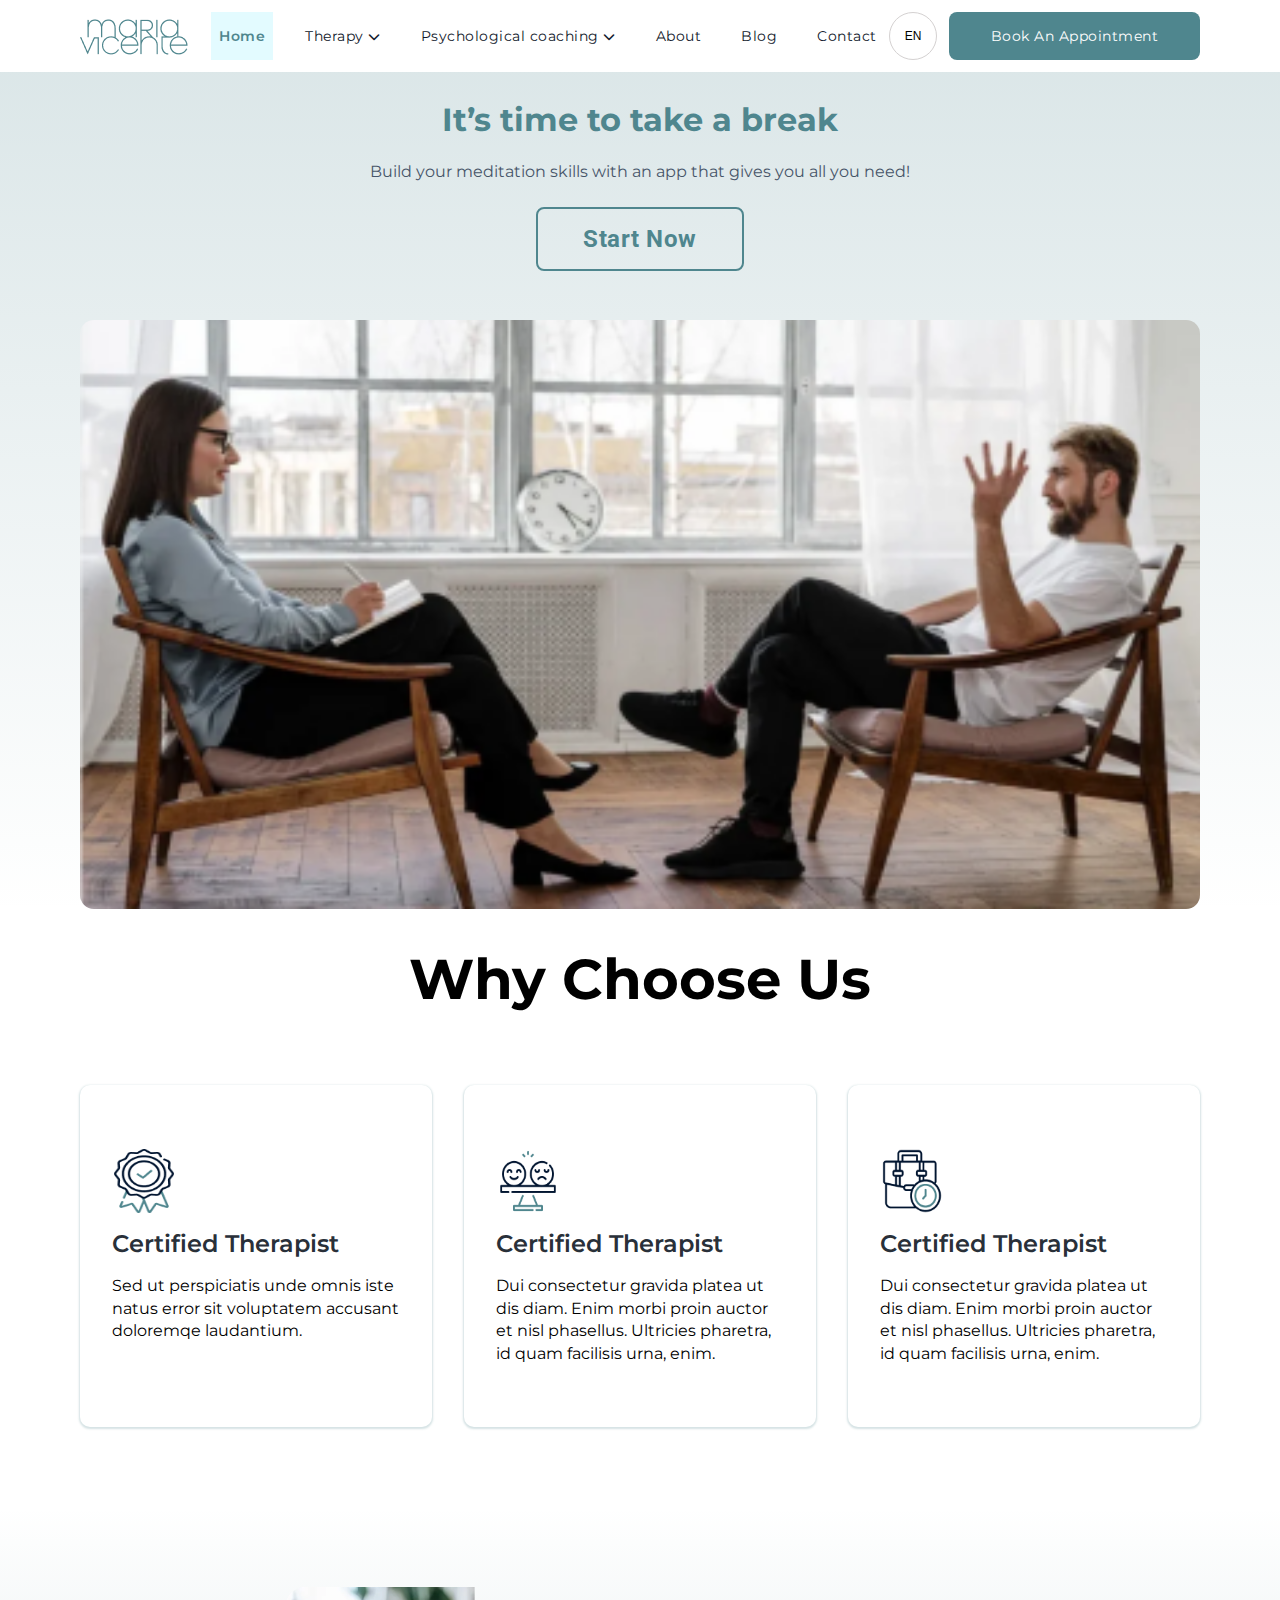
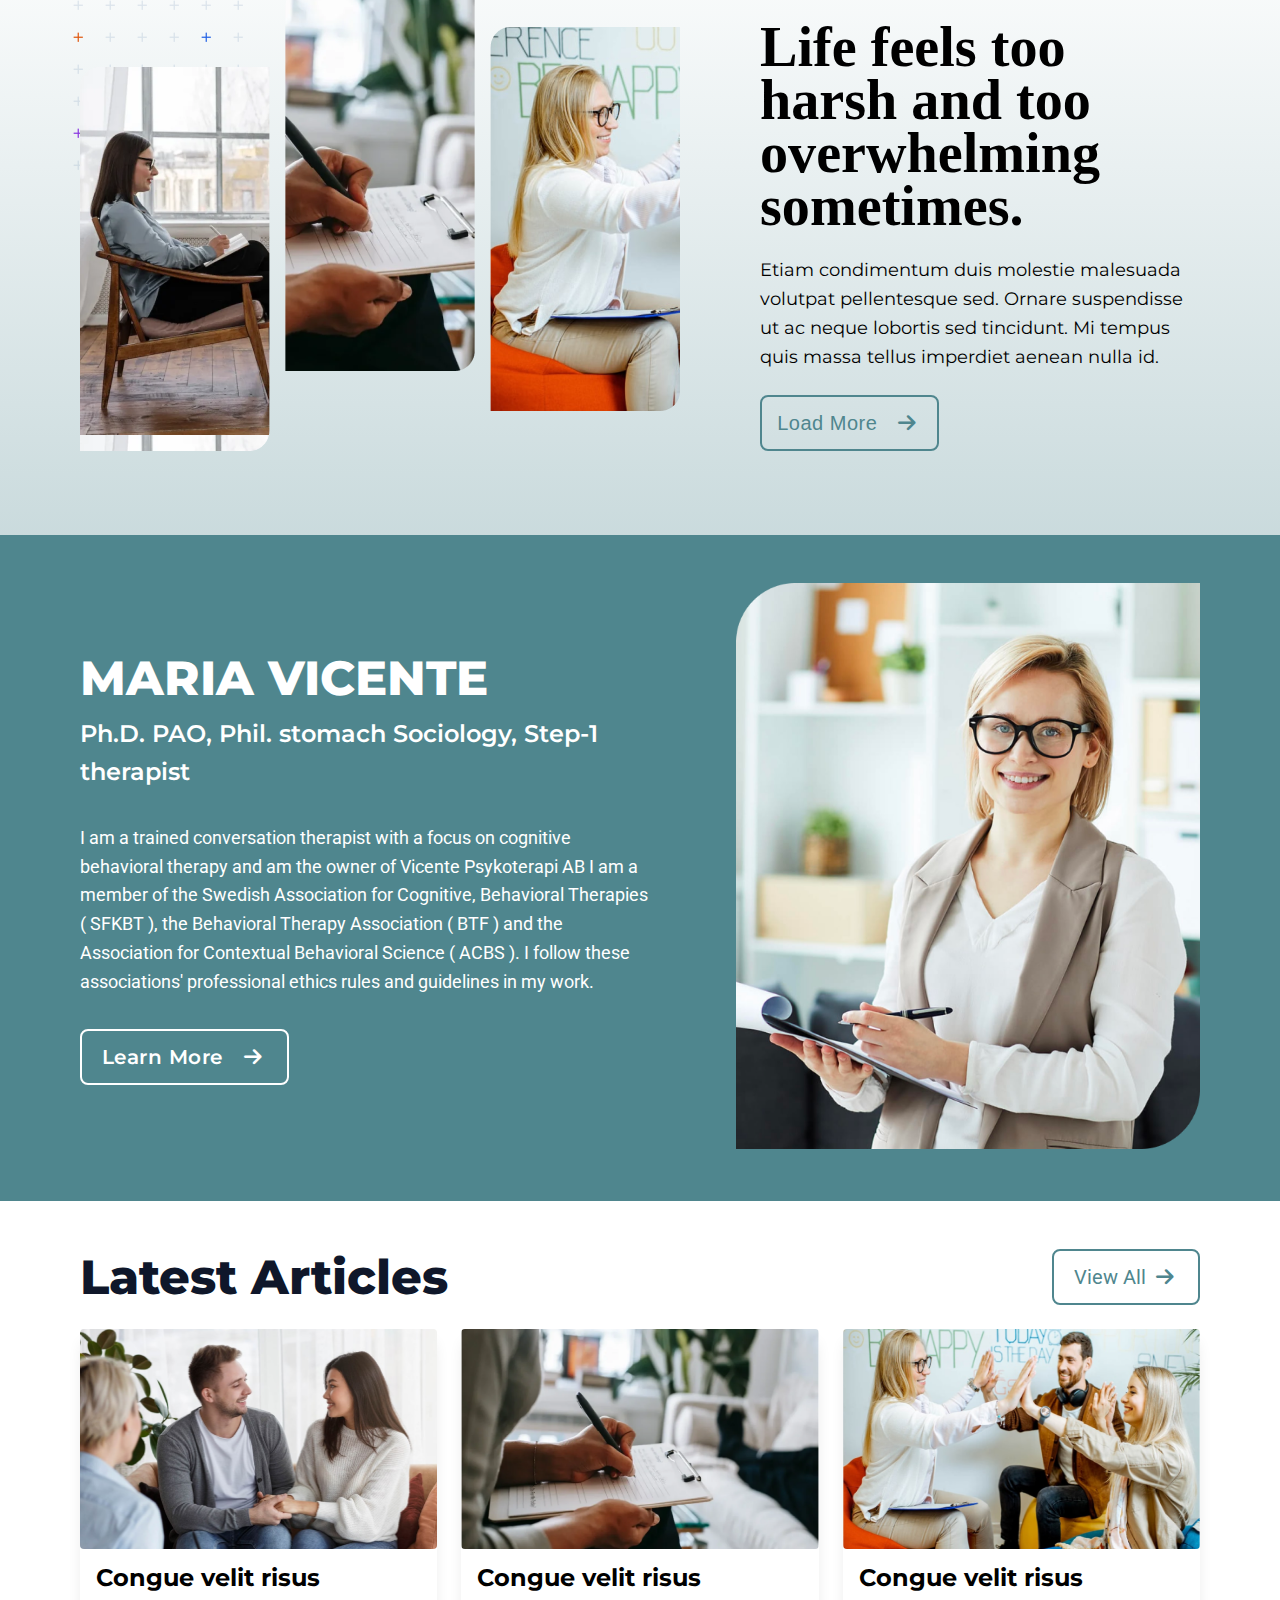
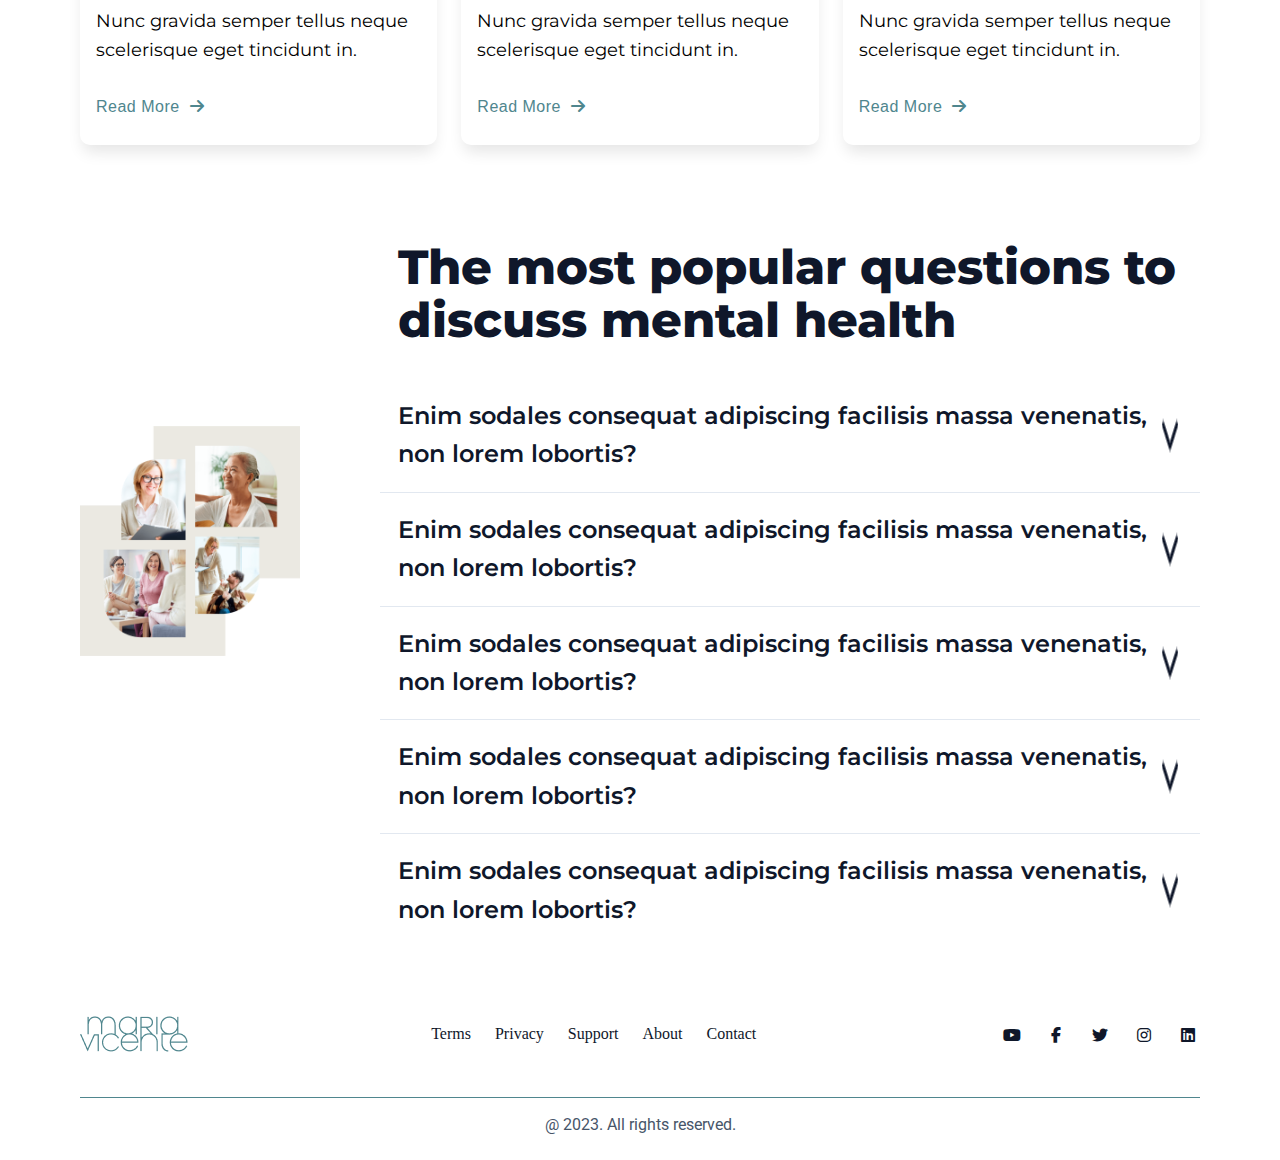
<file: index.html>
<!DOCTYPE html>
<html lang="en">
<head>
    <meta charset="UTF-8">
    <meta name="viewport" content="width=device-width, initial-scale=1.0">
    <!-- Font Awesome -->
    <link rel="stylesheet" href="css/fontawsome/all.min.css">
    <link rel="stylesheet" href="css/fontawsome/fontawesome.min.css">
    <!--Slick Carousel -->
    <!-- <link rel="stylesheet" type="text/css" href="/css/carousel/slick.css"/>
    <link rel="stylesheet" type="text/css" href="/css/carousel/slick-theme.css"/> -->
    <!-- Custom Css -->
    <link rel="stylesheet" href="css/layout.css">
    <link rel="stylesheet" href="css/module/navbar.css">
    <link rel="stylesheet" href="css/module/home_banner.css">
    <link rel="stylesheet" href="css/module/achievement.css">
    <link rel="stylesheet" href="css/module/working_time.css">
    <link rel="stylesheet" href="css/module/consultant.css">
    <link rel="stylesheet" href="css/module/article.css">
    <link rel="stylesheet" href="css/module/question.css">
    <link rel="stylesheet" href="css/module/footer.css">
    <link rel="stylesheet" href="css/carousel/carousel.css">
    <title>home</title>
</head>
<body>
    <main class="wrapper">
        <!-- Navbar -->
        <section class="navbar">
            <div class="container">
                <div class="navbar_item">
                    <div class="logo">
                        <img src="img/Layer 1.png" alt="">
                    </div>
                    
                    <div class="menu">
                        <ul>
                            <li class="active"><a href="index.html">Home</a></li>
                            <li><a href="/pages/therapy.html">Therapy <i class="fa-solid fa-chevron-down"></i></a></li>
                            <li><a href="/pages/physicalCoaching.html">Psychological coaching <i class="fa-solid fa-chevron-down"></i></a></li>
                            <li><a href="/pages/about.html">About</a></li>
                            <li><a href="/pages/blogs.html">Blog</a></li>
                            <li><a href="">Contact</a></li>
                        </ul>
                    </div> 
                    
                    <div class="user_changes">
                        <div class="language_transform">
                            <button type="button">EN</button>
                        </div>
                        <div class="appointment_btn">
                            <button type="button">Book Appointment</button>
                        </div>
                        <div class="appointment_btn_big">
                            <button type="button">Book An Appointment</button>
                        </div>
                        
                        <div class="menu_btn">
                            <div class="menu_btn_burger"></div>
                        </div>
                    </div>
                </div>
            </div>   

            <div class="mobile_nav_item">
                <div class="container">
                    <ul>
                        <li class="active"><a href="index.html">Home</a></li>
                        <li><a href="/pages/therapy.html">Therapy <i class="fa-solid fa-chevron-down"></i></a></li>
                        <li><a href="/pages/physicalCoaching.html">Psychological coaching <i class="fa-solid fa-chevron-down"></i></a></li>
                        <li><a href="/pages/about.html">About</a></li>
                        <li><a href="/pages/Blogs.html">Blog</a></li>
                        <li><a href="">Contact</a></li>
                    </ul>
                </div>
            </div> 
        </section>
        <!-- Navbar Complete -->
        <section class="banner">
            <div class="container">
                <div class="banner_items">
                    <div class="start_work">
                        <h2>It’s time to take a break</h2>
                        <p>Build your meditation skills with an app that gives you all you need!</p>
                        <button type="button">Start Now</button>
                    </div>

                    <div class="banner_carousel">
                        <div class="banner_carousel_img">
                            <img src="img/Picture6.png" alt="">
                        </div>
                    </div>
                </div>
            </div>
        </section>
        <!-- Banner Complete -->
        <section class="achievement">
            <div class="container">
                <div class="title">
                    <h3>How it works</h3>
                </div>  
                
                <div class="title_big">
                    <h3>Why Choose Us</h3>
                </div>   
                <div class="achievement_content">
                    <div class="ac_item">
                        <div class="ac_content_image">
                            <img src="img/Group (1).png" alt="certified icon" />
                        </div>
                        
                        <div class="ac_info">
                            <div class="certified_title ac_info_heading">
                                <h5>Certified Therapist</h5>
                            </div>
                            <div class="certified_para">
                                <p>Sed ut perspiciatis unde omnis iste
natus error sit voluptatem accusant
doloremqe laudantium.</p>
                            </div>
                        </div>
                    </div>

                    <div class="ac_item">
                        <div class="ac_content_image">
                            <img src="img/emotional-control 1.png" alt="certified icon" />
                        </div>
                        
                        <div class="ac_info">
                            <div class="certified_title ac_info_heading">
                                <h5>Certified Therapist</h5>
                            </div>
                            <div class="certified_para">
                                <p>Dui consectetur gravida platea ut dis diam. Enim morbi proin auctor et nisl phasellus. Ultricies pharetra, id quam facilisis urna, enim.</p>
                            </div>
                        </div>
                    </div>

                    <div class="ac_item">
                        <div class="ac_content_image">
                            <img src="img/briefcase 1.png" alt="certified icon" />
                        </div>
                        
                        <div class="ac_info">
                            <div class="certified_title ac_info_heading">
                                <h5>Certified Therapist</h5>
                            </div>
                            <div class="certified_para">
                                <p>Dui consectetur gravida platea ut dis diam. Enim morbi proin auctor et nisl phasellus. Ultricies pharetra, id quam facilisis urna, enim.</p>
                            </div>
                        </div>
                    </div>     
                </div>
            </div>
        </section>
        <!-- Achievement Complete -->
        <section class="working_time"> 
            <div class="container">
                <div class="working_item">
                    <div class="working_time_content">
                        <div class="working_time_title">
                            <h3>Enjoy your time working</h3>
                        </div>
                        <div class="working_time_title_big">
                            <h3>Life feels too harsh and too overwhelming sometimes.</h3>
                        </div>

                        <div class="working_time_para">
                            <p>Etiam condimentum duis molestie malesuada volutpat pellentesque sed. Ornare suspendisse ut ac neque lobortis sed tincidunt. Mi tempus quis massa tellus imperdiet aenean nulla id.</p>
                        </div>
                    
                        <button type="button" id="load_btn" class="working_time load_btn">Load More  <i class="fa-solid fa-arrow-right load_btn_arrow"></i></button>
                        
                    </div>
        
                    <div class="working_time_img">
                        <img class="star_icon_img" src="img/Icons.png" alt="star icon">
                        <img class="group_img" src="img/Left.png" alt="group work images">
                    </div>
                </div>
            </div>
        </section>
        <!-- Working Time Complete -->
        <section class="consultant">
            <div class="container">
                <div class="consultant_bio">
                    <div class="consultant_info">
                        <div class="consultant_name_degree">
                            <h3>MARIA VICENTE</h3>
                            <p>Ph.D. PAO, Phil. stomach Sociology, Step-1 therapist</p>
                        </div>

                        <div class="consultant_details">
                            <p>I am a trained conversation therapist with a focus on cognitive behavioral therapy and am the owner of Vicente Psykoterapi AB 
                                I am a member of the Swedish Association for Cognitive, Behavioral Therapies ( SFKBT ), the Behavioral Therapy Association ( BTF ) and the Association for Contextual Behavioral Science ( ACBS ).
                                I follow these associations' professional ethics rules and guidelines in my work.</p>
                        </div>

                        <button type="button" id="load_btn" class="learn_more learn_btn">Learn More  <i class="fa-solid fa-arrow-right load_btn_arrow"></i></button>
                    </div>
                    <div class="consultant_img">
                        <img src="img/Rectangle 3.png" alt="consultant Image"/>
                    </div>
                </div>
            </div>
        </section>
        <!-- Consultant Complete -->
        <section class="latest_article">
            <div class="container">
                <div class="articles">
                    <div class="article_title">
                        <h3 class="article_h3_mobile">Articles by Collectors
                        </h3>
                        <h3 class="article_h3_big">Latest Articles
                        </h3>
                        <button type="button" class="article_view_btn_mobile">
                            More Articles  <i class="fa-solid fa-arrow-right load_btn_arrow"></i></button>

                            <button type="button" class="article_view_btn_big">
                                View All  <i class="fa-solid fa-arrow-right load_btn_arrow"></i></button>    
                    </div>

                    <div class="article_items">
                        <div class="article_item">
                            <div class="article_img">
                                <img src="img/articleImg1.png" alt="article image 1" />      
                            </div>    
                            <div class="article_item_details">
                                <h5>Congue velit risus</h5>   
                                <p>Nunc gravida semper tellus neque scelerisque eget tincidunt in.</p>
                            </div>       
                            <button type="button" class="article_item_mobile_read_btn">
                                Read article  <i class="fa-solid fa-arrow-right load_btn_arrow"></i>
                            </button>  
                            
                            <button type="button" class="article_item_big_read_btn">
                                Read More  <i class="fa-solid fa-arrow-right load_btn_arrow"></i>
                            </button>      
                        </div>

                        <div class="article_item">
                            <div class="article_img">
                                <img src="img/articleImg1.png" alt="article image 1" />      
                            </div>    
                            <div class="article_item_details">
                                <h5>Congue velit risus</h5>   
                                <p>Nunc gravida semper tellus neque scelerisque eget tincidunt in.</p>
                            </div>       
                            <button type="button" class="article_item_mobile_read_btn">
                                Read article  <i class="fa-solid fa-arrow-right load_btn_arrow"></i>
                            </button>  
                            
                            <button type="button" class="article_item_big_read_btn">
                                Read More  <i class="fa-solid fa-arrow-right load_btn_arrow"></i>
                            </button>      
                        </div>

                        <div class="article_item">
                            <div class="article_img">
                                <img src="img/Picture5.png" alt="article image 1" />      
                            </div>    
                            <div class="article_item_details">
                                <h5>Congue velit risus</h5>   
                                <p>Nunc gravida semper tellus neque scelerisque eget tincidunt in.</p>
                            </div>       
                            <button type="button" class="article_item_mobile_read_btn">
                                Read article  <i class="fa-solid fa-arrow-right load_btn_arrow"></i>
                            </button>  
                            
                            <button type="button" class="article_item_big_read_btn">
                                Read More  <i class="fa-solid fa-arrow-right load_btn_arrow"></i>
                            </button>      
                        </div>

                        <div class="article_item">
                            <div class="article_img">
                                <img src="img/Picture4.png" alt="article image 1" />      
                            </div>    
                            <div class="article_item_details">
                                <h5>Congue velit risus</h5>   
                                <p>Nunc gravida semper tellus neque scelerisque eget tincidunt in.</p>
                            </div>       
                            <button type="button" class="article_item_mobile_read_btn">
                                Read article  <i class="fa-solid fa-arrow-right load_btn_arrow"></i>
                            </button>  
                            
                            <button type="button" class="article_item_big_read_btn">
                                Read More  <i class="fa-solid fa-arrow-right load_btn_arrow"></i>
                            </button>      
                        </div>
                    </div>
                </div>
            </div>
        </section>
        <!-- Article Complete -->
        <section class="popular_question">
            <div class="container">
                <div class="popular_question_box">
                    <div class="popular_question_content">
                        <h3 class="pq_mobile_heading">Answers to your questions</h3>
                        <h3 class="pq_big_heading">The most popular questions to discuss mental health</h3>

                        <div class="all_question">
                            <button class="accordion"><h4>Enim sodales consequat adipiscing facilisis massa venenatis, non lorem lobortis?</h4><img src="img/chevron-down.png" alt=""></button>
                            <div class="panel">
                              <p>Lorem ipsum dolor sit amet consectetur. Nunc senectus sed laoreet maecenas consectetur interdum nulla sed. Mollis arcu sit pretium non etiam quis iaculis nibh fermentum. Posuere mattis est elementum fringilla. Massa nullam malesuada tellus enim imperdiet ut vitae consectetur. Malesuada phasellus et sed cras ultrices quis amet erat morbi. Ut cursus.</p>
                            </div>
                            
                            <button class="accordion"><h4>Enim sodales consequat adipiscing facilisis massa venenatis, non lorem lobortis?</h4><img src="img/chevron-down.png" alt=""></button>
                            <div class="panel">
                              <p>Lorem ipsum dolor sit amet, consectetur adipisicing elit, sed do eiusmod tempor incididunt ut labore et dolore magna aliqua. Ut enim ad minim veniam, quis nostrud exercitation ullamco laboris nisi ut aliquip ex ea commodo consequat.</p>
                            </div>
                            
                            <button class="accordion"><h4>Enim sodales consequat adipiscing facilisis massa venenatis, non lorem lobortis?</h4><img src="img/chevron-down.png" alt=""></button>
                            <div class="panel">
                              <p>Lorem ipsum dolor sit amet, consectetur adipisicing elit, sed do eiusmod tempor incididunt ut labore et dolore magna aliqua. Ut enim ad minim veniam, quis nostrud exercitation ullamco laboris nisi ut aliquip ex ea commodo consequat.</p>
                            </div>

                            <button class="accordion"><h4>Enim sodales consequat adipiscing facilisis massa venenatis, non lorem lobortis?</h4><img src="img/chevron-down.png" alt=""></button>
                            <div class="panel">
                              <p>Lorem ipsum dolor sit amet, consectetur adipisicing elit, sed do eiusmod tempor incididunt ut labore et dolore magna aliqua. Ut enim ad minim veniam, quis nostrud exercitation ullamco laboris nisi ut aliquip ex ea commodo consequat.</p>
                            </div>

                            <button class="accordion"><h4>Enim sodales consequat adipiscing facilisis massa venenatis, non lorem lobortis?</h4><img src="img/chevron-down.png" alt=""></button>
                            <div class="panel">
                              <p>Lorem ipsum dolor sit amet, consectetur adipisicing elit, sed do eiusmod tempor incididunt ut labore et dolore magna aliqua. Ut enim ad minim veniam, quis nostrud exercitation ullamco laboris nisi ut aliquip ex ea commodo consequat.</p>
                            </div>
                        </div>
                    </div>
                    <div class="content_img">
                        <img src="img/Group 51.png" alt="popular content image">
                    </div>
                </div>
            </div>
        </section>
        <!-- Popular Question Complete -->
        <section class="footer">
            <div class="container">
                <div class="footer_items">
                    <div class="footer_item">
                        <div class="logo">
                            <img src="img/Layer 1.png" alt="logo">
                        </div>
    
                        <div class="footer_menu">
                            <a href="">Terms</a>
                            <a href="">Privacy</a>
                            <a href="">Support</a>
                            <a href="">About</a>
                            <a href="">Contact</a>
                        </div>
                        <div class="footer_menu_big">
                            <a href="">Terms</a>
                            <a href="">Privacy</a>
                            <a href="">Support</a>
                            <a href="">About</a>
                            <a href="">Contact</a>
                        </div>
    
                        <div class="social_icon">
                            <ul>
                                <li><a href=""><i class="fa-brands fa-youtube"></i></a></li>
                                <li><a href=""><i class="fa-brands fa-facebook-f"></i></a></li>
                                <li><a href=""><i class="fa-brands fa-twitter"></i></a></li>
                                <li><a href=""><i class="fa-brands fa-instagram"></i></a></li>
                                <li><a href=""><i class="fa-brands fa-linkedin"></i></a></li>
                            </ul>
                        </div>
                    </div>
                    <div class="copyright">
                        <h6>@ 2023. All rights reserved.</h6>
                    </div>
                </div>
                
            </div>
        </section>
    </main>
    <script src="./script/main.js"></script>		
</body>
</html>
</file>
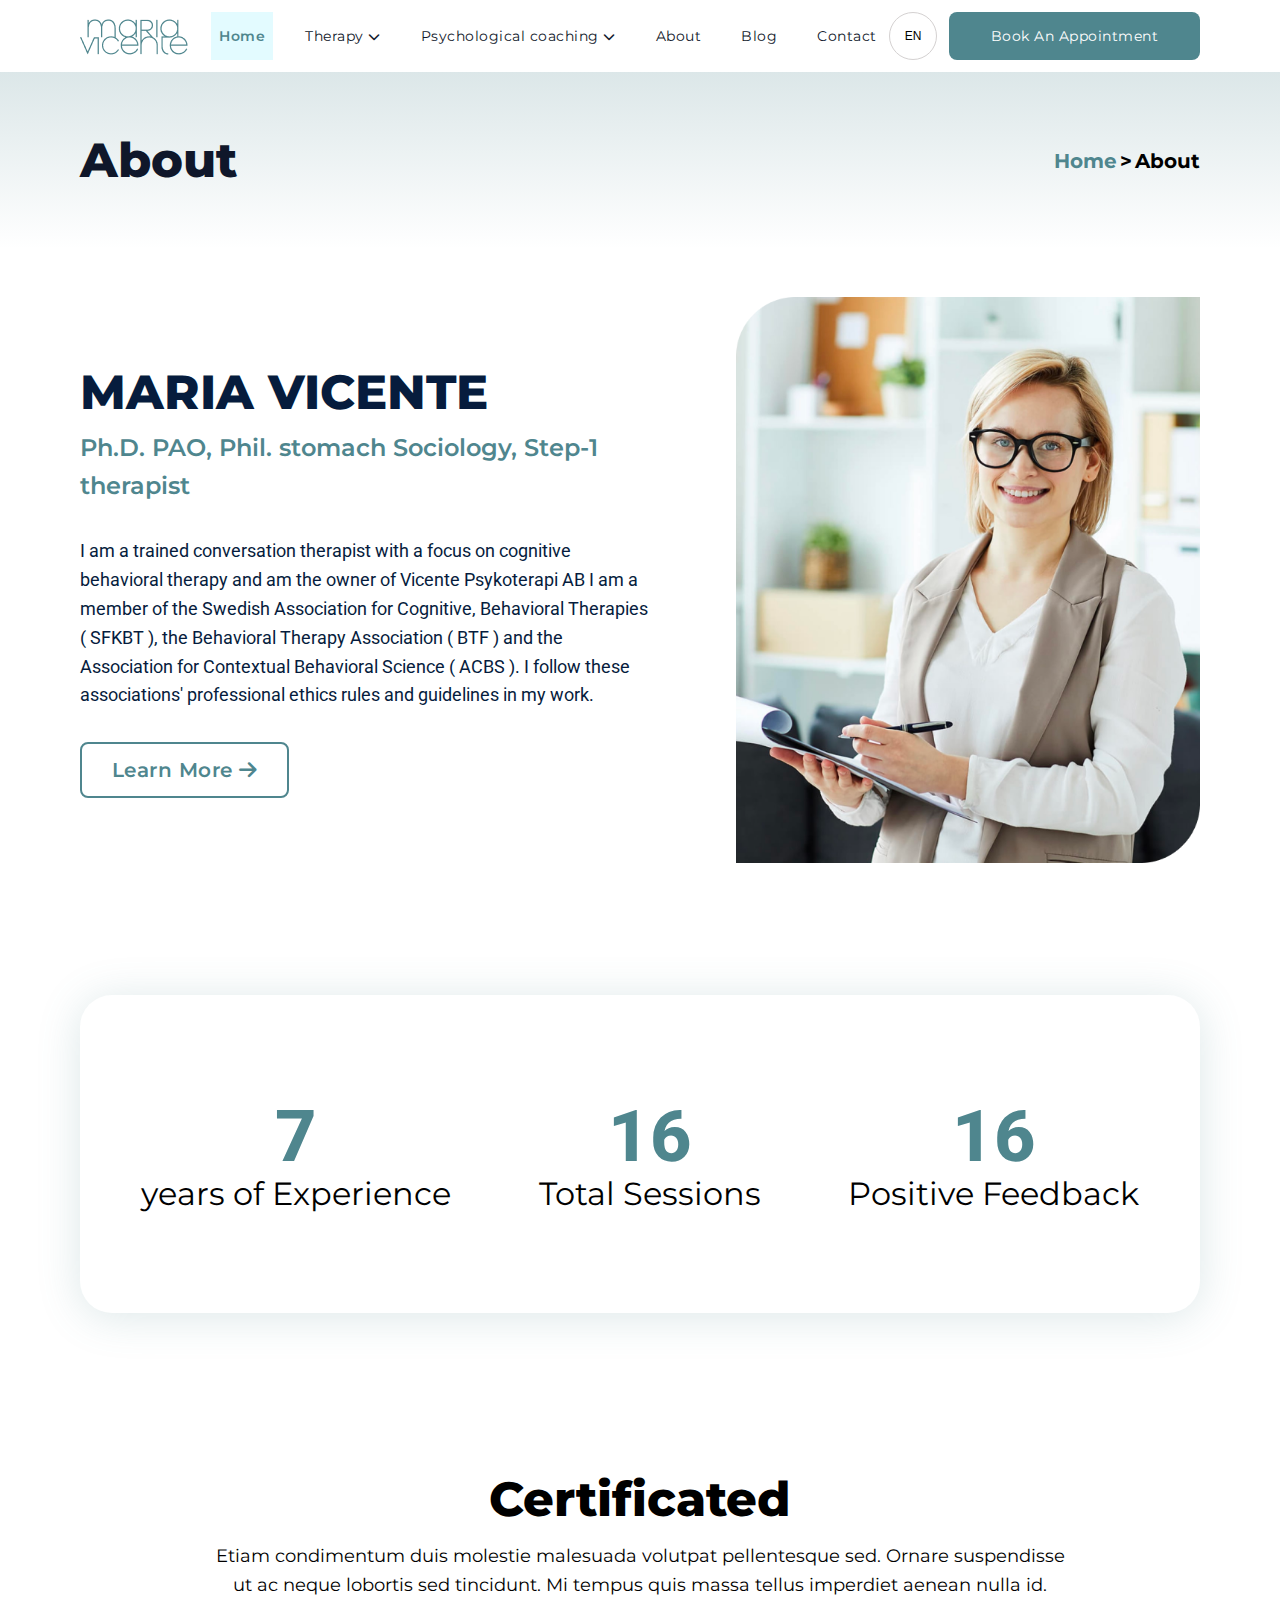
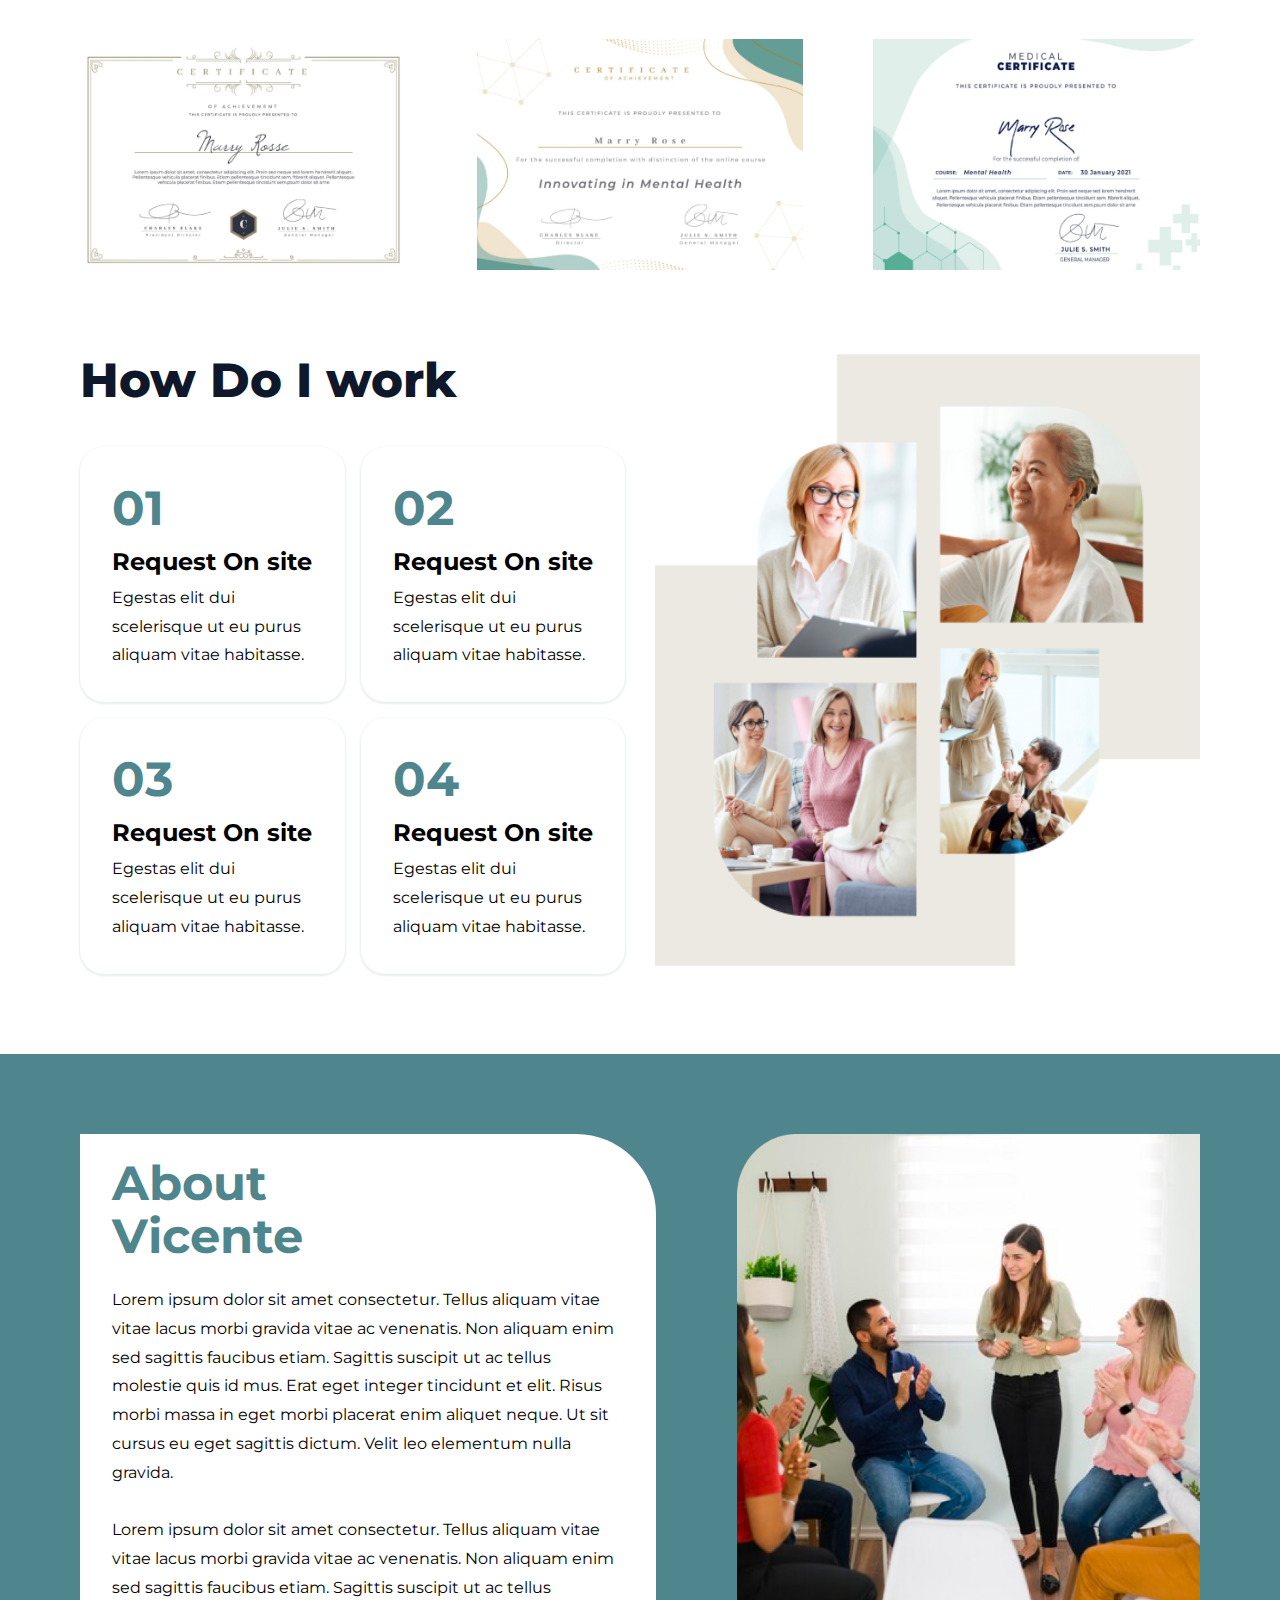
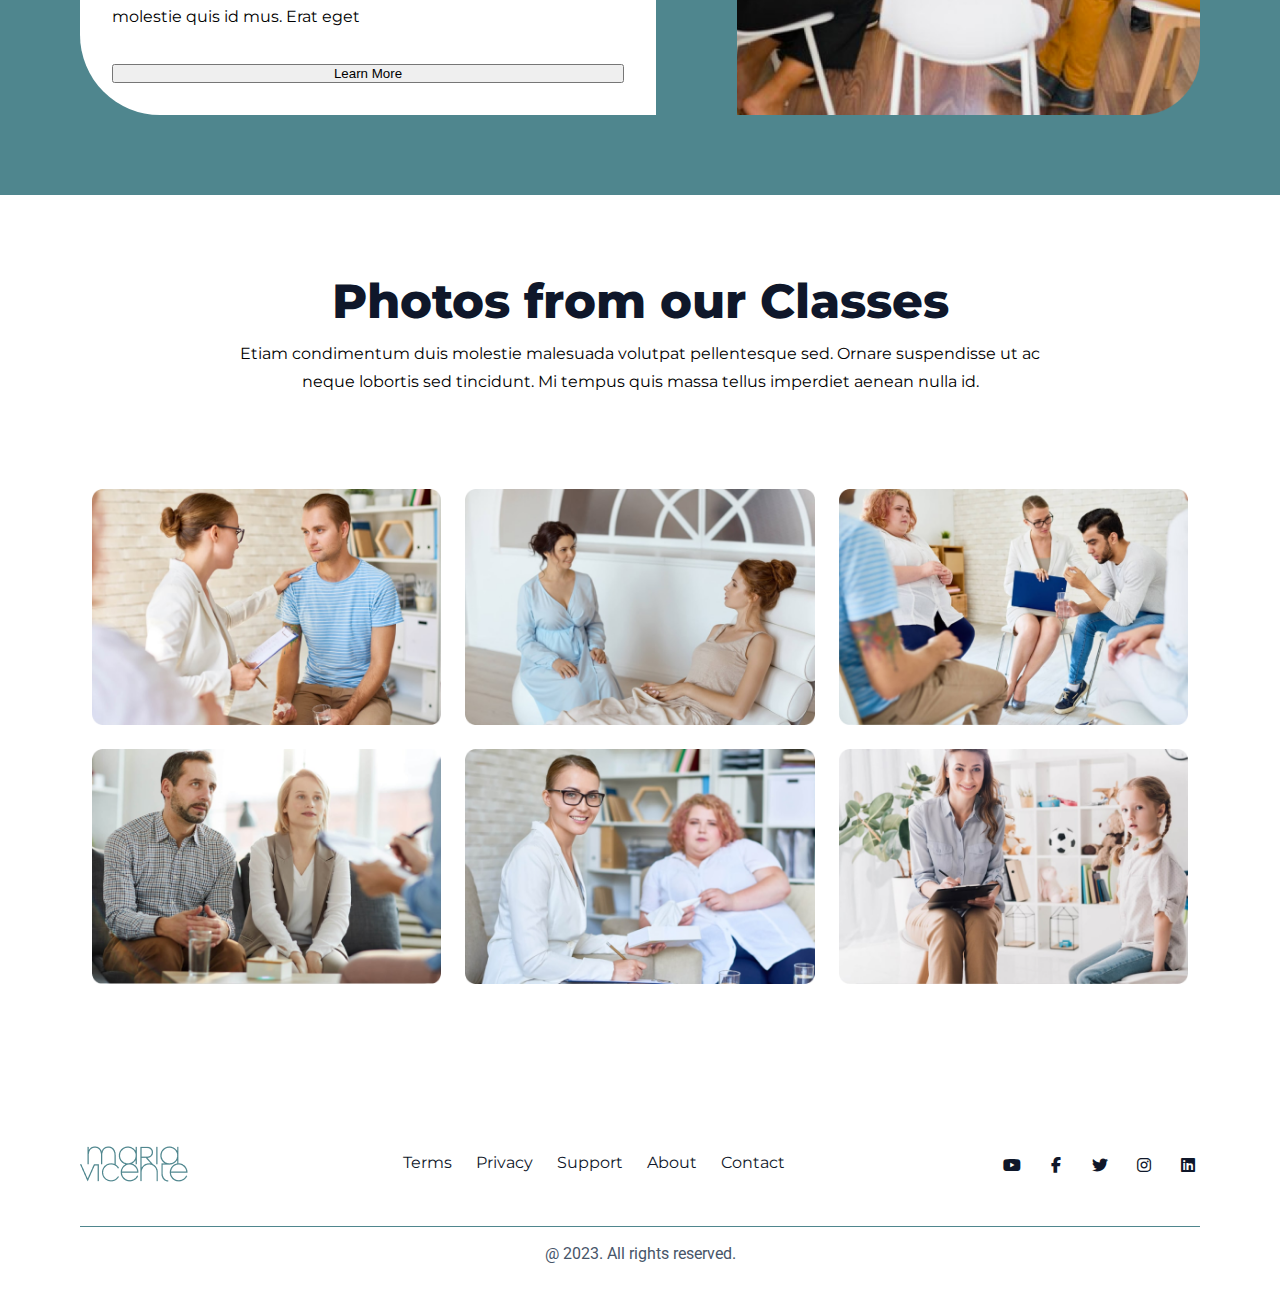
<file: pages/about.html>
<!DOCTYPE html>
<html lang="en">
<head>
    <meta charset="UTF-8">
    <meta name="viewport" content="width=device-width, initial-scale=1.0">
    <!-- Font Awesome -->
    <link rel="stylesheet" href="/css/fontawsome/all.min.css">
    <link rel="stylesheet" href="/css/fontawsome/fontawesome.min.css">
    <!--Slick Carousel -->
    <!-- <link rel="stylesheet" type="text/css" href="/css/carousel/slick.css"/>
    <link rel="stylesheet" type="text/css" href="/css/carousel/slick-theme.css"/> -->
    <!-- Custom Css -->
    <link rel="stylesheet" href="/css/layout.css">
    <link rel="stylesheet" href="/css/module/navbar.css">
    <link rel="stylesheet" href="/css/module/page_header.css">
    <link rel="stylesheet" href="/css/module/consultant.css">
    <link rel="stylesheet" href="/css/module/counter.css">
    <link rel="stylesheet" href="/css/module/cerificated.css">
    <link rel="stylesheet" href="/css/module/working_process.css">
    <link rel="stylesheet" href="/css/module/personDetails.css">
    <link rel="stylesheet" href="/css/module/about_person.css">
    <link rel="stylesheet" href="/css/module/footer.css">
    <link rel="stylesheet" href="/css/module/about.css">
    <title>Document</title>
</head>
<body>
    <main class="wrapper">
         <!-- Navbar -->
        <section class="navbar">
            <div class="container">
                <div class="navbar_item">
                    <div class="logo">
                        <img src="/img/Layer 1.png" alt="company logo">
                    </div>
                    
                    <div class="menu">
                        <ul>
                            <li class="active"><a href="/index.html">Home</a></li>
                            <li><a href="/pages/therapy.html">Therapy <i class="fa-solid fa-chevron-down"></i></a></li>
                            <li><a href="/pages/physicalCoaching.html">Psychological coaching <i class="fa-solid fa-chevron-down"></i></a></li>
                            <li><a href="/pages/about.html">About</a></li>
                            <li><a href="/pages/blogs.html">Blog</a></li>
                            <li><a href="/pages/contact.html">Contact</a></li>
                        </ul>
                    </div> 
                    
                    <div class="user_changes">
                        <div class="language_transform">
                            <button type="button">EN</button>
                        </div>
                        <div class="appointment_btn">
                            <button type="button">Book Appointment</button>
                        </div>
                        <div class="appointment_btn_big">
                            <button type="button">Book An Appointment</button>
                        </div>
                        
                        <div class="menu_btn">
                            <div class="menu_btn_burger"></div>
                        </div>
                    </div>
                </div>
            </div>   

            <div class="mobile_nav_item">
                <div class="container">
                    <ul>
                        <li class="active"><a href="/index.html">Home</a></li>
                        <li><a href="/pages/therapy.html">Therapy <i class="fa-solid fa-chevron-down"></i></a></li>
                        <li><a href="/pages/physicalCoaching.html">Psychological coaching <i class="fa-solid fa-chevron-down"></i></a></li>
                        <li><a href="/pages/about.html">About</a></li>
                        <li><a href="/pages/blogs.html">Blog</a></li>
                        <li><a href="/pages/contact.html">Contact</a></li>
                    </ul>
                </div>
            </div> 
        </section>
        <!-- Navbar Complete -->
       <div class="page_header">
            <div class="container">
                <div class="page_title">
                    <h3>About</h3>
                    <div class="page_position_show">
                        <h5 class="home_page">Home</h5>
                        <h5>></h5>
                        <h5>About</h5>
                    </div>
                </div>
            </div>
       </div>
        <section class="consultant">
            <div class="container">
                <div class="consultant_bio">
                    <div class="consultant_info">
                        <div class="consultant_name_degree">
                            <h3>MARIA VICENTE</h3>
                            <p>Ph.D. PAO, Phil. stomach Sociology, Step-1 therapist</p>
                        </div>

                        <div class="consultant_details">
                            <p>I am a trained conversation therapist with a focus on cognitive behavioral therapy and am the owner of Vicente Psykoterapi AB 
                                I am a member of the Swedish Association for Cognitive, Behavioral Therapies ( SFKBT ), the Behavioral Therapy Association ( BTF ) and the Association for Contextual Behavioral Science ( ACBS ).
                                I follow these associations' professional ethics rules and guidelines in my work.</p>
                        </div>

                        <button type="button" id="load_btn" class="learn_more learn_btn">Learn More  <i class="fa-solid fa-arrow-right load_btn_arrow"></i></button>
                    </div>
                    <div class="consultant_img">
                        <img src="/img/Rectangle 3.png" alt="consultant Image"/>
                    </div>
                </div>
            </div>
        </section>
        <div class="experience">
            <div class="container">
                <div id="counter" class="experience_counter">
                    <!-- experience -->
                    <div class="item">
                        <h1 class="count" data-number="7"></h1>
                        <h3 class="text">years of Experience</h3>
                     </div>
                     <!-- sessions -->
                    <div class="item">
                       <h1 class="count" data-number="5000"></h1>
                       <h3 class="text">Total Sessions</h3>
                    </div>
                    <!-- feedback -->
                    <div class="item">
                       <h1 class="count" data-number="98" ></h1>
                       <h3 class="text">Positive Feedback</h3>
                    </div>
                </div>
            </div>
            
        </div>
        <!-- certificated -->
        <section class="certificate">
            <div class="container">
                <div class="certificate_wrapper">
                    <div class="title">
                        <h3>Certificated</h3>
                        <p>Etiam condimentum duis molestie malesuada volutpat pellentesque sed. Ornare suspendisse ut ac neque lobortis sed tincidunt. Mi tempus quis massa tellus imperdiet aenean nulla id.</p>
                    </div>  
                    
                    <div class="certificate_content">
                        <div class="certificate_item">
                            <img src="/img/certificate_image_1-min.jpg.png" alt="certificate_1">
                        </div>
    
                        <div class="certificate_item">
                            <img src="/img/certificate_image_2-min.jpg.png" alt="certificate_2">
                        </div>
    
                        <div class="certificate_item">
                            <img src="/img/certificate_image_3-min.jpg.png" alt="certificate_3">
                        </div>     
                    </div>
                </div>
            </div>
        </section>
        <!-- certificated Complete -->
        <div class="working_process">
            <div class="container">
                <div class="working_process_content">
                    <div class="working_process_img">
                        <img src="/img/Group 51.png" alt="working process">
                    </div>
                    <div class="working_process_way">
                        <div class="working_process_title">
                            <h3>How Do I work</h3>                            
                        </div>

                        <div class="working_process_block">
                            <div class="block_item">
                                <div class="block_no">
                                    <h3>01</h3>
                                </div>
                                <div class="block_details">
                                    <h5>Request On site</h5>
                                    <p>Egestas elit dui scelerisque ut eu purus aliquam vitae habitasse.</p>
                                </div>
                            </div>

                            <div class="block_item">
                                <div class="block_no">
                                    <h3>02</h3>
                                </div>
                                <div class="block_details">
                                    <h5>Request On site</h5>
                                    <p>Egestas elit dui scelerisque ut eu purus aliquam vitae habitasse.</p>
                                </div>
                            </div>

                            <div class="block_item">
                                <div class="block_no">
                                    <h3>03</h3>
                                </div>
                                <div class="block_details">
                                    <h5>Request On site</h5>
                                    <p>Egestas elit dui scelerisque ut eu purus aliquam vitae habitasse.</p>
                                </div>
                            </div>

                            <div class="block_item">
                                <div class="block_no">
                                    <h3>04</h3>
                                </div>
                                <div class="block_details">
                                    <h5>Request On site</h5>
                                    <p>Egestas elit dui scelerisque ut eu purus aliquam vitae habitasse.</p>
                                </div>
                            </div>
                        </div>
                    </div>
                </div>  
            </div>
        </div>
        <!-- working process Complete -->
        <div class="about_person">
            <div class="container">
                <div class="person_items">
                    <div class="person_info">
                       <div class="name">
                            <h3>About</h3>
                            <h3>Vicente</h3>
                       </div>
                        <p>Lorem ipsum dolor sit amet consectetur. Tellus aliquam vitae vitae lacus morbi gravida vitae ac venenatis. Non aliquam enim sed sagittis faucibus etiam. Sagittis suscipit ut ac tellus molestie quis id mus. Erat eget integer tincidunt et elit. Risus morbi massa in eget morbi placerat enim aliquet neque. Ut sit cursus eu eget sagittis dictum. Velit leo elementum nulla gravida.
                        <br/>
                        <br>
                        Lorem ipsum dolor sit amet consectetur. Tellus aliquam vitae vitae lacus morbi gravida vitae ac venenatis. Non aliquam enim sed sagittis faucibus etiam. Sagittis suscipit ut ac tellus molestie quis id mus. Erat eget </p>
                         <button>Learn More</button>

                    </div>
                    <div class="person_img">
                        <img src="/img/about_pp.png" alt="">
                    </div>
                </div>
            </div>
        </div>
        <!-- about_person complete -->
        <div class="class_photos">
            <div class="container">
                <div class="photos_wrapper">
                    <div class="photos_gallery_title">
                        <h3>Photos from our Classes</h3>
                        <p>Etiam condimentum duis molestie malesuada volutpat pellentesque sed. Ornare suspendisse ut ac neque lobortis sed tincidunt. Mi tempus quis massa tellus imperdiet aenean nulla id.</p>
                    </div>

                    <div class="gallery">
                        <div class="galleryImg">
                            <img src="/img/gallery_image_1-min.jpg.png" alt="gallery 1"/>
                        </div>
                        <div class="galleryImg">
                            <img src="/img/gallery_image_2-min.jpg.png" alt="gallery 1"/>
                        </div>
                        <div class="galleryImg">
                            <img src="/img/gallery_image_3-min.jpg.png" alt="gallery 1"/>
                        </div>
                        <div class="galleryImg">
                            <img src="/img/gallery_image_4-min.jpg.png" alt="gallery 1"/>
                        </div>
                        <div class="galleryImg">
                            <img src="/img/gallery_image_5-min.jpg.png" alt="gallery 1"/>
                        </div>
                        <div class="galleryImg">
                            <img src="/img/gallery_image_6-min.jpg.png" alt="gallery 1"/>
                        </div>
                    </div>
                </div>
            </div>
        </div>
        <section class="footer">
            <div class="container">
                <div class="footer_items">
                    <div class="footer_item">
                        <div class="logo">
                            <img src="/img/Layer 1.png" alt="logo">
                        </div>
    
                        <div class="footer_menu">
                            <a href="">Terms</a>
                            <a href="">Privacy</a>
                            <a href="">Support</a>
                            <a href="">About</a>
                            <a href="">Contact</a>
                        </div>
                        <div class="footer_menu_big">
                            <a href="">Terms</a>
                            <a href="">Privacy</a>
                            <a href="">Support</a>
                            <a href="">About</a>
                            <a href="">Contact</a>
                        </div>
    
                        <div class="social_icon">
                            <ul>
                                <li><a href=""><i class="fa-brands fa-youtube"></i></a></li>
                                <li><a href=""><i class="fa-brands fa-facebook-f"></i></a></li>
                                <li><a href=""><i class="fa-brands fa-twitter"></i></a></li>
                                <li><a href=""><i class="fa-brands fa-instagram"></i></a></li>
                                <li><a href=""><i class="fa-brands fa-linkedin"></i></a></li>
                            </ul>
                        </div>
                    </div>
                    <div class="copyright">
                        <h6>@ 2023. All rights reserved.</h6>
                    </div>
                </div>
                
            </div>
        </section>
    </main>
    <script src="../script/main.js"></script>		
</body>
</html>
</file>
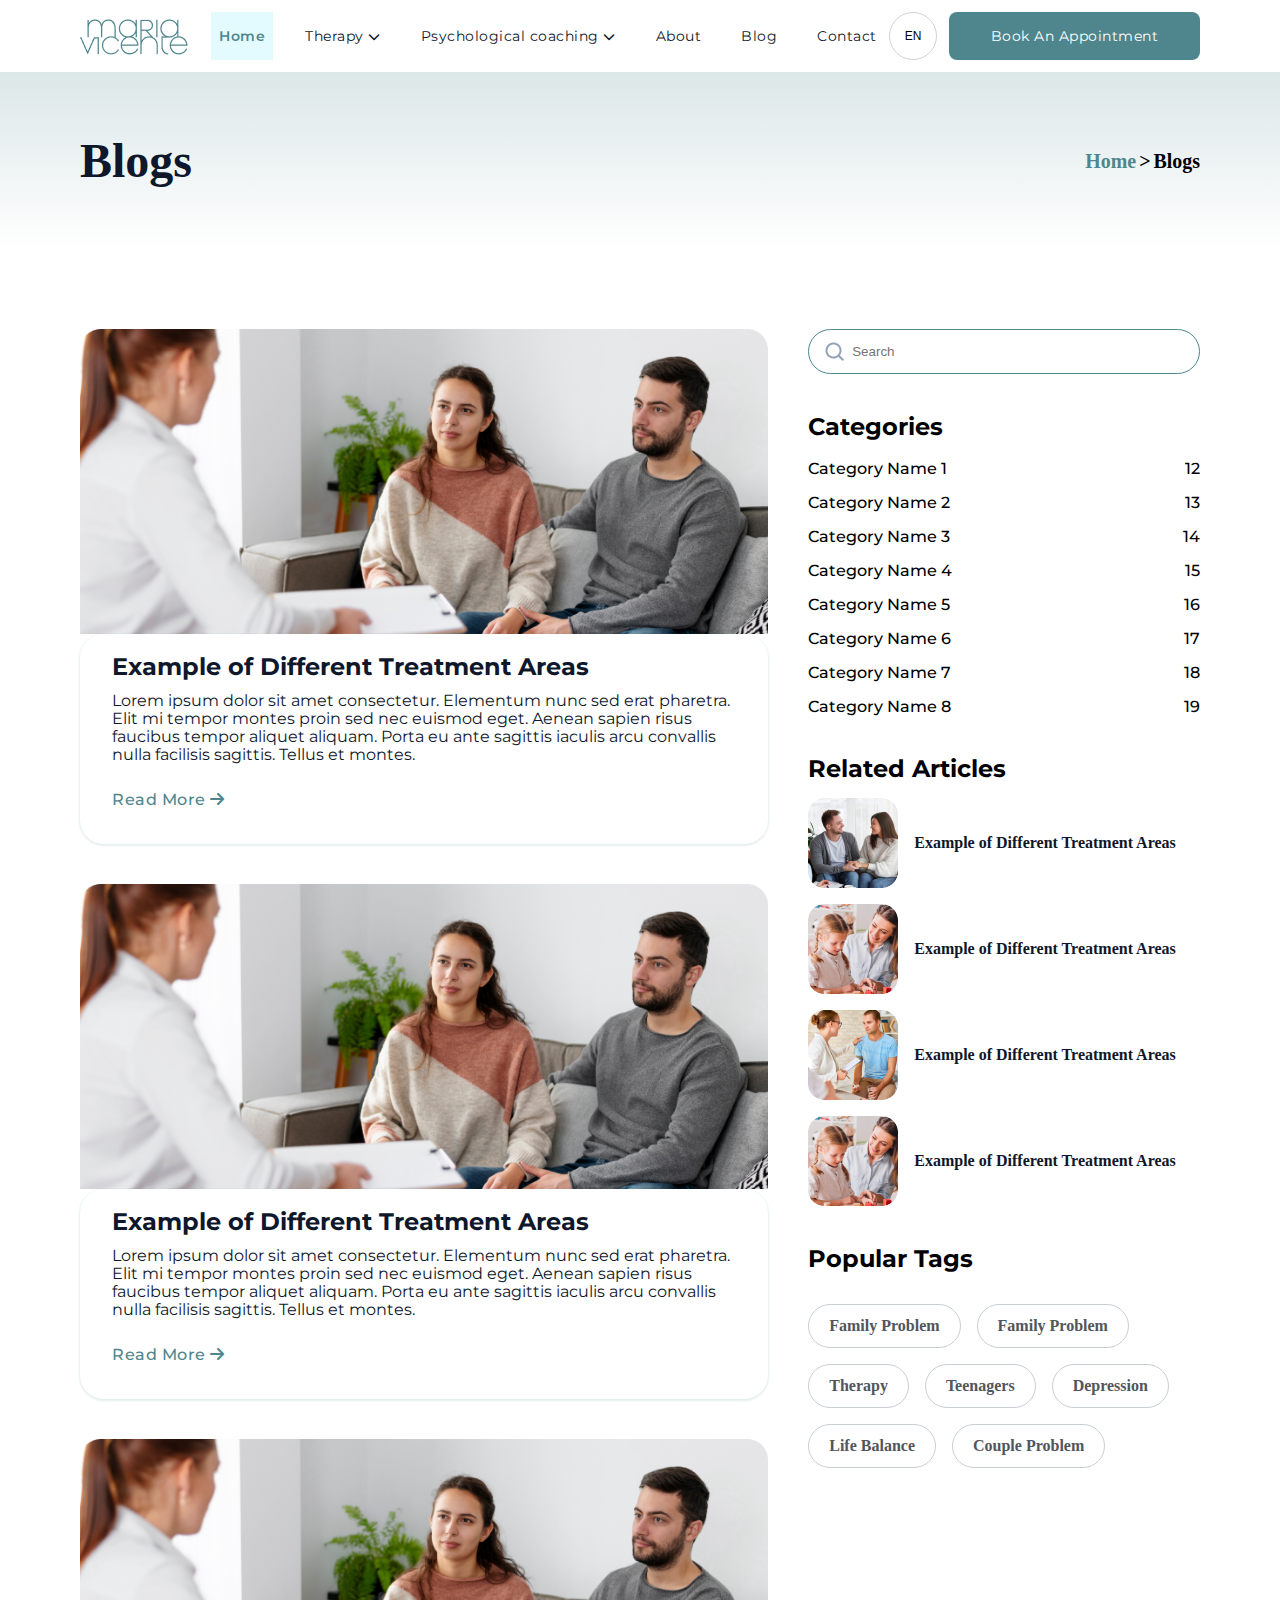
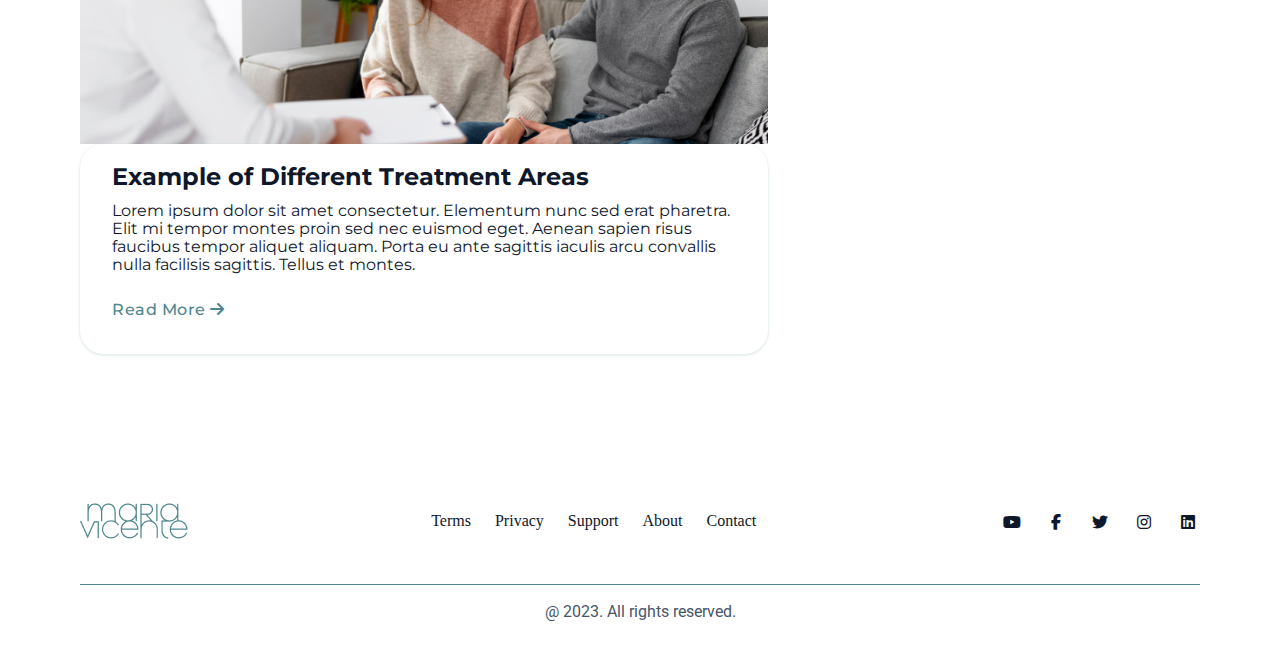
<file: pages/blogs.html>
<!DOCTYPE html>
<html lang="en">
<head>
    <meta charset="UTF-8">
    <meta name="viewport" content="width=device-width, initial-scale=1.0">
    <!-- Font Awesome -->
    <link rel="stylesheet" href="/css/fontawsome/all.min.css">
    <link rel="stylesheet" href="/css/fontawsome/fontawesome.min.css">
    <!--Slick Carousel -->
    <!-- <link rel="stylesheet" type="text/css" href="/css/carousel/slick.css"/>
    <link rel="stylesheet" type="text/css" href="/css/carousel/slick-theme.css"/> -->
    <!-- Custom Css -->
    <link rel="stylesheet" href="/css/layout.css">
    <link rel="stylesheet" href="/css/module/navbar.css">
    <link rel="stylesheet" href="/css/module/page_header.css">
    <link rel="stylesheet" href="/css/module/blogs.css">
    <link rel="stylesheet" href="/css/module/category.css">
    <link rel="stylesheet" href="/css/module/related_articles.css">
    <link rel="stylesheet" href="/css/module/popular_tags.css">
    <link rel="stylesheet" href="/css/module/footer.css">
    <title>Blogs</title>
</head>
<body>
    <main class="wrapper">
        <!-- Navbar -->
        <section class="navbar">
            <div class="container">
                <div class="navbar_item">
                    <div class="logo">
                        <img src="/img/Layer 1.png" alt="company logo">
                    </div>
                    
                    <div class="menu">
                        <ul>
                            <li class="active"><a href="/index.html">Home</a></li>
                            <li><a href="/pages/therapy.html">Therapy <i class="fa-solid fa-chevron-down"></i></a></li>
                            <li><a href="/pages/physicalCoaching.html">Psychological coaching <i class="fa-solid fa-chevron-down"></i></a></li>
                            <li><a href="/pages/about.html">About</a></li>
                            <li><a href="/pages/blogs.html">Blog</a></li>
                            <li><a href="/pages/contact.html">Contact</a></li>
                        </ul>
                    </div> 
                    
                    <div class="user_changes">
                        <div class="language_transform">
                            <button type="button">EN</button>
                        </div>
                        <div class="appointment_btn">
                            <button type="button">Book Appointment</button>
                        </div>
                        <div class="appointment_btn_big">
                            <button type="button">Book An Appointment</button>
                        </div>
                        
                        <div class="menu_btn">
                            <div class="menu_btn_burger"></div>
                        </div>
                    </div>
                </div>
            </div>   

            <div class="mobile_nav_item">
                <div class="container">
                    <ul>
                        <li class="active"><a href="/index.html">Home</a></li>
                        <li><a href="/pages/therapy.html">Therapy <i class="fa-solid fa-chevron-down"></i></a></li>
                        <li><a href="/pages/physicalCoaching.html">Psychological coaching <i class="fa-solid fa-chevron-down"></i></a></li>
                        <li><a href="/pages/about.html">About</a></li>
                        <li><a href="/pages/blogs.html">Blog</a></li>
                        <li><a href="/pages/contact.html">Contact</a></li>
                    </ul>
                </div>
            </div> 
        </section>
        <!-- Navbar Complete -->
        <div class="page_header">
            <div class="container">
                <div class="page_title">
                    <h3>Blogs</h3>
                    <div class="page_position_show">
                        <h5 class="home_page">Home</h5>
                        <h5>></h5>
                        <h5>Blogs</h5>
                    </div>
                </div>
            </div>
        </div>
        <!-- Page Header Complete -->
        <!-- Blogs -->
        <div class="blogs">
            <div class="container">
                <div class="blogs_wrapper">
                    <div class="blog_left">
                        <div class="card">
                            <img src="/img/blogImg1.png" alt="blog img 1">
                            <div class="card_content">
                                <h3>Example of Different Treatment Areas</h3>
                                <p>Lorem ipsum dolor sit amet consectetur. Elementum nunc sed erat pharetra. Elit mi tempor montes proin sed nec euismod eget. Aenean sapien risus faucibus tempor aliquet aliquam. Porta eu ante sagittis iaculis arcu convallis nulla facilisis sagittis. Tellus et montes.</p>
                                <a href="" class="card_read_more">
                                    Read More  <i class="fa-solid fa-arrow-right load_btn_arrow"></i>
                                </a>        
                            </div>
                        </div>

                        <div class="card">
                            <img src="/img/blogImg1.png" alt="blog img 1">
                            <div class="card_content">
                                <h3>Example of Different Treatment Areas</h3>
                                <p>Lorem ipsum dolor sit amet consectetur. Elementum nunc sed erat pharetra. Elit mi tempor montes proin sed nec euismod eget. Aenean sapien risus faucibus tempor aliquet aliquam. Porta eu ante sagittis iaculis arcu convallis nulla facilisis sagittis. Tellus et montes.</p>
                                <a href="" class="card_read_more">
                                    Read More  <i class="fa-solid fa-arrow-right load_btn_arrow"></i>
                                </a>     
                            </div>
                        </div>

                        <div class="card">
                            <img src="/img/blogImg1.png" alt="blog img 1">
                            <div class="card_content">
                                <h3>Example of Different Treatment Areas</h3>
                                <p>Lorem ipsum dolor sit amet consectetur. Elementum nunc sed erat pharetra. Elit mi tempor montes proin sed nec euismod eget. Aenean sapien risus faucibus tempor aliquet aliquam. Porta eu ante sagittis iaculis arcu convallis nulla facilisis sagittis. Tellus et montes.</p>
                                <a href="" class="card_read_more">
                                    Read More  <i class="fa-solid fa-arrow-right load_btn_arrow"></i>
                                </a>     
                            </div>
                        </div>
                    </div>
                    <div class="blog_right">
                        <div class="search">
                            <div class="search_box">
                                <img src="/img/searchIcon.png" alt="search icon" />
                                <input type="text" id="searchInput" placeholder="Search">
                            </div>
                            <div class="searchItem" id="searchResults">
                            </div>
                        </div>
                        <div class="category">
                            <h3>Categories</h3>
                            <div class="category_items">
                                <div class="cat_item">
                                    <p>Category Name 1</p>
                                    <p>12</p>
                                </div>
                                <div class="cat_item">
                                    <p>Category Name 2</p>
                                    <p>13</p>
                                </div>
                                <div class="cat_item">
                                    <p>Category Name 3</p>
                                    <p>14</p>
                                </div>
                                <div class="cat_item">
                                    <p>Category Name 4</p>
                                    <p>15</p>
                                </div>
                                <div class="cat_item">
                                    <p>Category Name 5</p>
                                    <p>16</p>
                                </div>
                                <div class="cat_item">
                                    <p>Category Name 6</p>
                                    <p>17</p>
                                </div>
                                <div class="cat_item">
                                    <p>Category Name 7</p>
                                    <p>18</p>
                                </div>
                                <div class="cat_item">
                                    <p>Category Name 8</p>
                                    <p>19</p>
                                </div>

                            </div>
                        </div>
                        <div class="related_article">
                            <h3>Related Articles</h3>
                            <div class="related_card">
                                <img src="/img/related_article/Rectangle 15.png" alt="">
                                <p>Example of Different Treatment Areas</p>
                            </div>
                            <div class="related_card">
                                <img src="/img/related_article/Rectangle 15 (1).png" alt="">
                                <p>Example of Different Treatment Areas</p>
                            </div>
                            <div class="related_card">
                                <img src="/img/related_article/Rectangle 15 (2).png" alt="">
                                <p>Example of Different Treatment Areas</p>
                            </div>
                            <div class="related_card">
                                <img src="/img/related_article/Rectangle 15 (1).png" alt="">
                                <p>Example of Different Treatment Areas</p>
                            </div>
                        </div>

                        <div class="popular_tags">
                             <h3>Popular Tags</h3>
                             <div class="all_tags">
                                <a href="">Family Problem</a>
                                <a href="">Family Problem</a>
                                <a href="">Therapy</a>
                                <a href="">Teenagers</a>
                                <a href="">Depression</a>
                                <a href="">Life Balance</a>
                                <a href="">Couple Problem</a>
                             </div>
                        </div>
                    </div>
                </div>
            </div>
        </div>
        <!-- Blogs Complete -->
        <section class="footer">
            <div class="container">
                <div class="footer_items">
                    <div class="footer_item">
                        <div class="logo">
                            <img src="/img/Layer 1.png" alt="logo">
                        </div>
    
                        <div class="footer_menu">
                            <a href="">Terms</a>
                            <a href="">Privacy</a>
                            <a href="">Support</a>
                            <a href="">About</a>
                            <a href="">Contact</a>
                        </div>
                        <div class="footer_menu_big">
                            <a href="">Terms</a>
                            <a href="">Privacy</a>
                            <a href="">Support</a>
                            <a href="">About</a>
                            <a href="">Contact</a>
                        </div>
    
                        <div class="social_icon">
                            <ul>
                                <li><a href=""><i class="fa-brands fa-youtube"></i></a></li>
                                <li><a href=""><i class="fa-brands fa-facebook-f"></i></a></li>
                                <li><a href=""><i class="fa-brands fa-twitter"></i></a></li>
                                <li><a href=""><i class="fa-brands fa-instagram"></i></a></li>
                                <li><a href=""><i class="fa-brands fa-linkedin"></i></a></li>
                            </ul>
                        </div>
                    </div>
                    <div class="copyright">
                        <h6>@ 2023. All rights reserved.</h6>
                    </div>
                </div>
                
            </div>
        </section>
    </main>
    <script src="../script/searching.js"></script>
    <script src="../script/main.js"></script>		
</body>
</html>
</file>
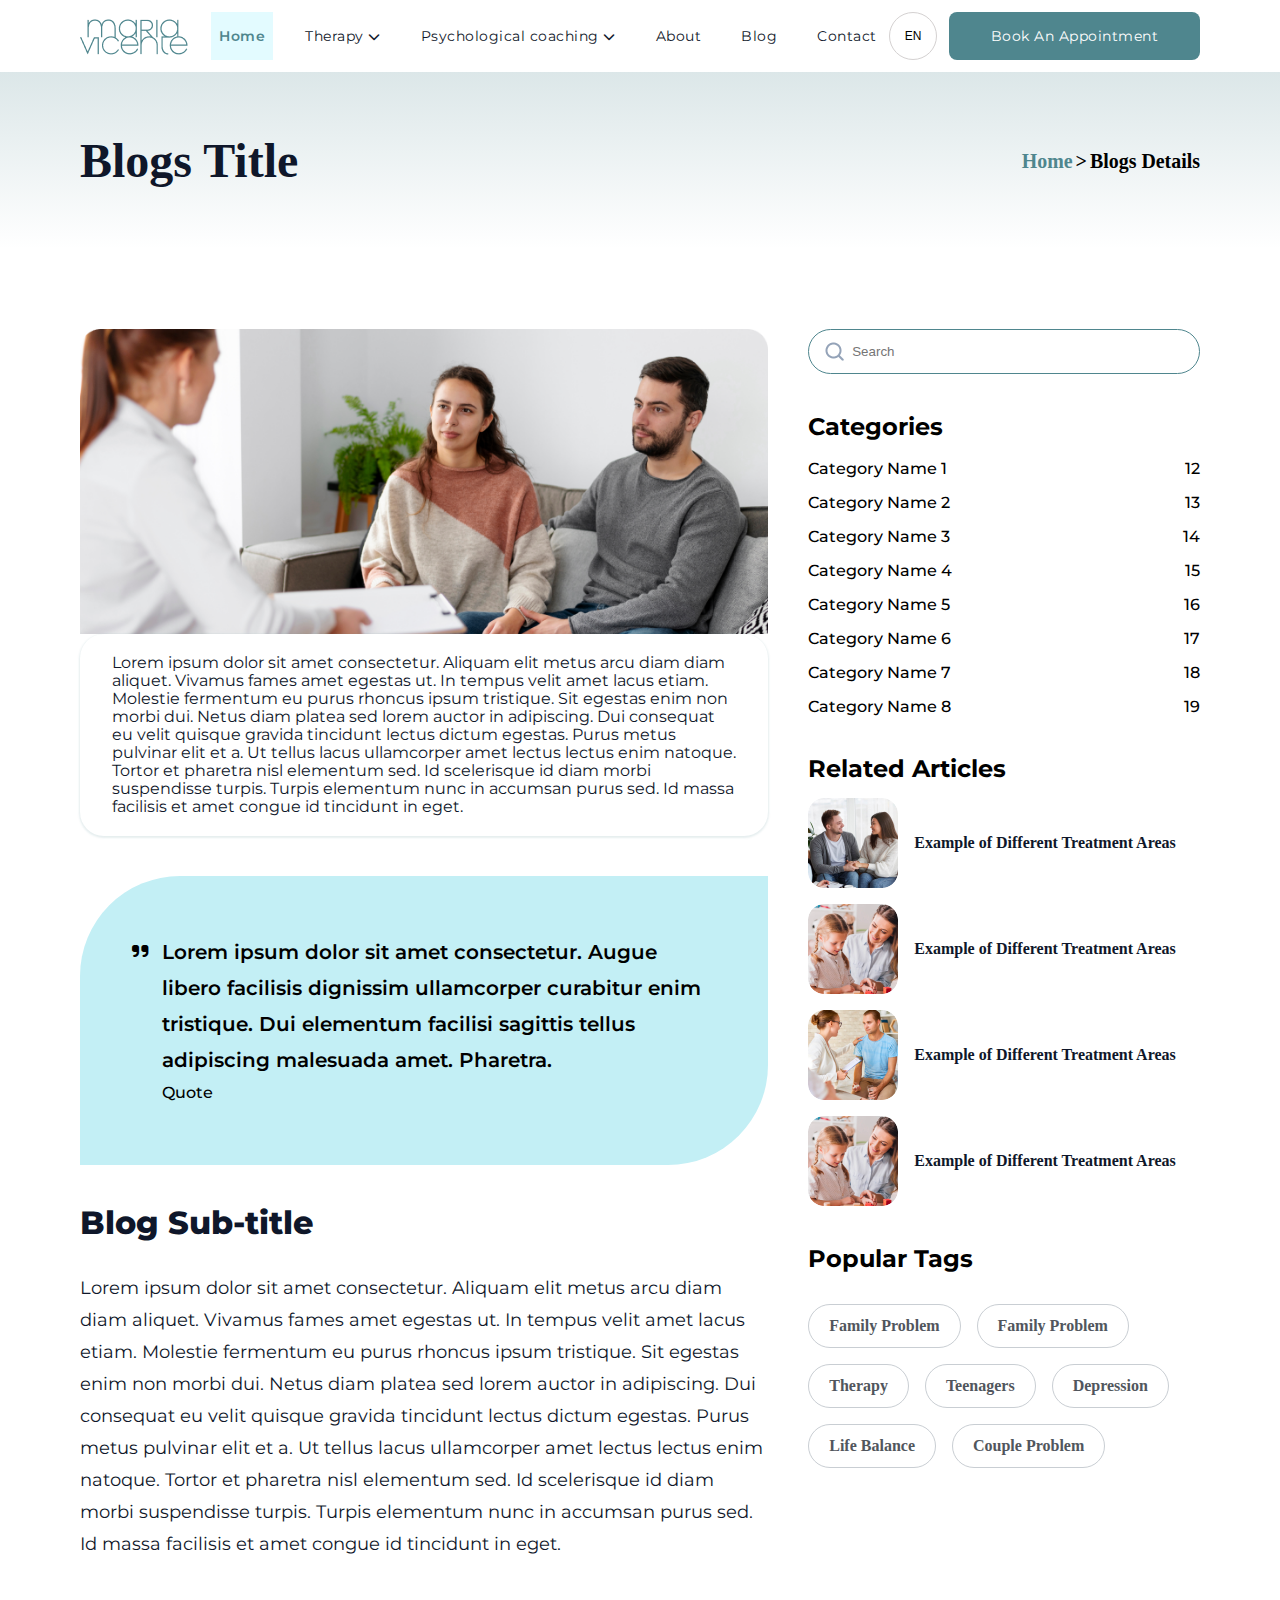
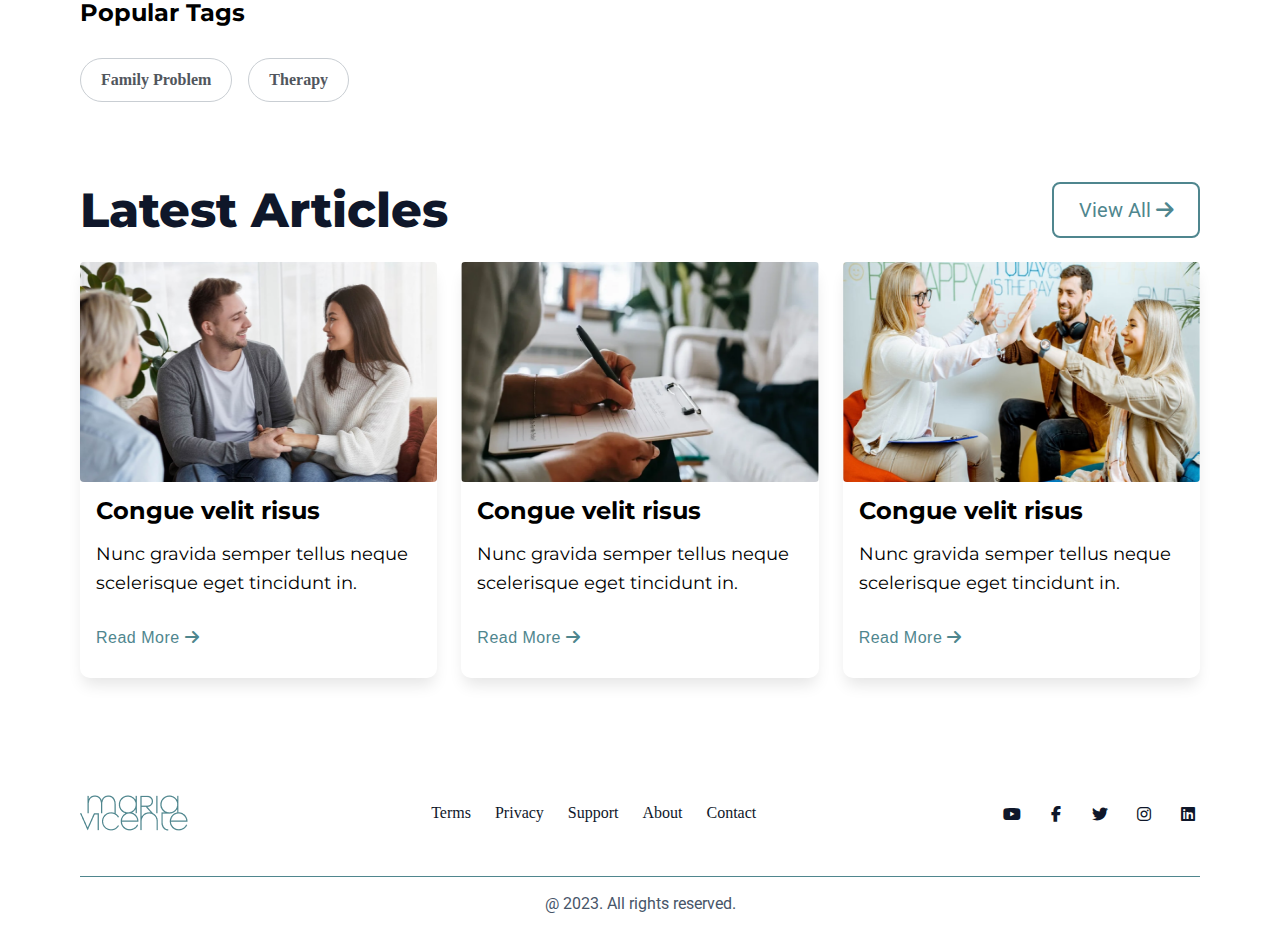
<file: pages/blogTitle.html>
<!DOCTYPE html>
<html lang="en">
<head>
    <meta charset="UTF-8">
    <meta name="viewport" content="width=device-width, initial-scale=1.0">
    <!-- Font Awesome -->
    <link rel="stylesheet" href="/css/fontawsome/all.min.css">
    <link rel="stylesheet" href="/css/fontawsome/fontawesome.min.css">
    <!--Slick Carousel -->
    <!-- <link rel="stylesheet" type="text/css" href="/css/carousel/slick.css"/>
    <link rel="stylesheet" type="text/css" href="/css/carousel/slick-theme.css"/> -->
    <!-- Custom Css -->
    <link rel="stylesheet" href="/css/layout.css">
    <link rel="stylesheet" href="/css/module/navbar.css">
    <link rel="stylesheet" href="/css/module/page_header.css">
    <link rel="stylesheet" href="/css/module/blogs.css">
    <link rel="stylesheet" href="/css/module/blog_title.css">
    <link rel="stylesheet" href="/css/module/category.css">
    <link rel="stylesheet" href="/css/module/article.css">
    <link rel="stylesheet" href="/css/module/related_articles.css">
    <link rel="stylesheet" href="/css/module/popular_tags.css">
    <link rel="stylesheet" href="/css/module/footer.css">
    <title>Blogs</title>
</head>
<body>
    <main class="wrapper">
        <!-- Navbar -->
        <section class="navbar">
            <div class="container">
                <div class="navbar_item">
                    <div class="logo">
                        <img src="/img/Layer 1.png" alt="company logo">
                    </div>
                    
                    <div class="menu">
                        <ul>
                            <li class="active"><a href="/index.html">Home</a></li>
                            <li><a href="/pages/therapy.html">Therapy <i class="fa-solid fa-chevron-down"></i></a></li>
                            <li><a href="/pages/physicalCoaching.html">Psychological coaching <i class="fa-solid fa-chevron-down"></i></a></li>
                            <li><a href="/pages/about.html">About</a></li>
                            <li><a href="/pages/blogs.html">Blog</a></li>
                            <li><a href="/pages/contact.html">Contact</a></li>
                        </ul>
                    </div> 
                    
                    <div class="user_changes">
                        <div class="language_transform">
                            <button type="button">EN</button>
                        </div>
                        <div class="appointment_btn">
                            <button type="button">Book Appointment</button>
                        </div>
                        <div class="appointment_btn_big">
                            <button type="button">Book An Appointment</button>
                        </div>
                        
                        <div class="menu_btn">
                            <div class="menu_btn_burger"></div>
                        </div>
                    </div>
                </div>
            </div>   

            <div class="mobile_nav_item">
                <div class="container">
                    <ul>
                        <li class="active"><a href="/index.html">Home</a></li>
                        <li><a href="/pages/therapy.html">Therapy <i class="fa-solid fa-chevron-down"></i></a></li>
                        <li><a href="/pages/physicalCoaching.html">Psychological coaching <i class="fa-solid fa-chevron-down"></i></a></li>
                        <li><a href="/pages/about.html">About</a></li>
                        <li><a href="/pages/blogs.html">Blog</a></li>
                        <li><a href="/pages/contact.html">Contact</a></li>
                    </ul>
                </div>
            </div> 
        </section>
        <!-- Navbar Complete -->
        <div class="page_header">
            <div class="container">
                <div class="page_title">
                    <h3>Blogs Title</h3>
                    <div class="page_position_show">
                        <h5 class="home_page">Home</h5>
                        <h5>></h5>
                        <h5>Blogs Details</h5>
                    </div>
                </div>
            </div>
        </div>
        <!-- Page Header Complete -->
        <!-- Blogs -->
        <div class="blogs">
            <div class="container">
                <div class="blogs_wrapper">
                    <div class="blog_left">
                        <div class="card">
                            <img src="/img/blogImg1.png" alt="blog img 1">
                            <div class="card_content">
                                <p>Lorem ipsum dolor sit amet consectetur. Aliquam elit metus arcu diam diam aliquet. Vivamus fames amet egestas ut. In tempus velit amet lacus etiam. Molestie fermentum eu purus rhoncus ipsum tristique. Sit egestas enim non morbi dui. Netus diam platea sed lorem auctor in adipiscing. Dui consequat eu velit quisque gravida tincidunt lectus dictum egestas. Purus metus pulvinar elit et a. Ut tellus lacus ullamcorper amet lectus lectus enim natoque. Tortor et pharetra nisl elementum sed. Id scelerisque id diam morbi suspendisse turpis. Turpis elementum nunc in accumsan purus sed. Id massa facilisis et amet congue id tincidunt in eget. </p>    
                            </div>
                        </div>
                        <!-- card complete -->
                        <div class="quotes">
                            <h3><i class="fa-solid fa-quote-right"></i></h3>
                            <div class="quote_content">
                                <h4>Lorem ipsum dolor sit amet consectetur. Augue libero facilisis dignissim ullamcorper curabitur enim tristique. Dui elementum facilisi sagittis tellus adipiscing malesuada amet. Pharetra.</h4>
                                <p>Quote</p>
                            </div>
                            
                        </div>
                        <!-- quotes complete -->
                        <div class="blog_subtitle">
                            <h3>Blog Sub-title</h3>
                            <p>Lorem ipsum dolor sit amet consectetur. Aliquam elit metus arcu diam diam aliquet. Vivamus fames amet egestas ut. In tempus velit amet lacus etiam. Molestie fermentum eu purus rhoncus ipsum tristique. Sit egestas enim non morbi dui. Netus diam platea sed lorem auctor in adipiscing. Dui consequat eu velit quisque gravida tincidunt lectus dictum egestas. Purus metus pulvinar elit et a. Ut tellus lacus ullamcorper amet lectus lectus enim natoque. Tortor et pharetra nisl elementum sed. Id scelerisque id diam morbi suspendisse turpis. Turpis elementum nunc in accumsan purus sed. Id massa facilisis et amet congue id tincidunt in eget.</p>
                        </div>
                        <!-- blog_subtitle complete -->
                        
                        <div class="related_tags">
                            <h3>Popular Tags</h3>
                            <div class="all_tags">
                               <a href="">Family Problem</a>
                               <a href="">Therapy</a>
                            </div>
                        </div>
                        
                    </div>
                    <div class="blog_right">
                        <div class="search">
                            <div class="search_box">
                                <img src="/img/searchIcon.png" alt="search icon" />
                                <input type="text" id="searchInput" placeholder="Search">
                            </div>
                            <div class="searchItem" id="searchResults">
                            </div>
                        </div>

                        <div class="category">
                            <h3>Categories</h3>
                            <div class="category_items">
                                <div class="cat_item">
                                    <p>Category Name 1</p>
                                    <p>12</p>
                                </div>
                                <div class="cat_item">
                                    <p>Category Name 2</p>
                                    <p>13</p>
                                </div>
                                <div class="cat_item">
                                    <p>Category Name 3</p>
                                    <p>14</p>
                                </div>
                                <div class="cat_item">
                                    <p>Category Name 4</p>
                                    <p>15</p>
                                </div>
                                <div class="cat_item">
                                    <p>Category Name 5</p>
                                    <p>16</p>
                                </div>
                                <div class="cat_item">
                                    <p>Category Name 6</p>
                                    <p>17</p>
                                </div>
                                <div class="cat_item">
                                    <p>Category Name 7</p>
                                    <p>18</p>
                                </div>
                                <div class="cat_item">
                                    <p>Category Name 8</p>
                                    <p>19</p>
                                </div>

                            </div>
                        </div>

                        <div class="related_article">
                            <h3>Related Articles</h3>
                            <div class="related_card">
                                <img src="/img/related_article/Rectangle 15.png" alt="">
                                <p>Example of Different Treatment Areas</p>
                            </div>
                            <div class="related_card">
                                <img src="/img/related_article/Rectangle 15 (1).png" alt="">
                                <p>Example of Different Treatment Areas</p>
                            </div>
                            <div class="related_card">
                                <img src="/img/related_article/Rectangle 15 (2).png" alt="">
                                <p>Example of Different Treatment Areas</p>
                            </div>
                            <div class="related_card">
                                <img src="/img/related_article/Rectangle 15 (1).png" alt="">
                                <p>Example of Different Treatment Areas</p>
                            </div>
                        </div>

                        <div class="related_tags">
                            <h3>Popular Tags</h3>
                            <div class="all_tags">
                               <a href="">Family Problem</a>
                               <a href="">Family Problem</a>
                               <a href="">Therapy</a>
                               <a href="">Teenagers</a>
                               <a href="">Depression</a>
                               <a href="">Life Balance</a>
                               <a href="">Couple Problem</a>
                            </div>
                        </div>
                    </div>
                </div>
            </div>
            <section class="latest_article">
                <div class="container">
                    <div class="articles">
                        <div class="article_title">
                            <h3 class="article_h3_mobile">Articles by Collectors
                            </h3>
                            <h3 class="article_h3_big">Latest Articles
                            </h3>
                            <button type="button" class="article_view_btn_mobile">
                                More Articles  <i class="fa-solid fa-arrow-right load_btn_arrow"></i></button>
    
                                <button type="button" class="article_view_btn_big">
                                    View All  <i class="fa-solid fa-arrow-right load_btn_arrow"></i></button>    
                        </div>
    
                        <div class="article_items">
                            <div class="article_item">
                                <div class="article_img">
                                    <img src="/img/articleImg1.png" alt="article image 1" />      
                                </div>    
                                <div class="article_item_details">
                                    <h5>Congue velit risus</h5>   
                                    <p>Nunc gravida semper tellus neque scelerisque eget tincidunt in.</p>
                                </div>       
                                <button type="button" class="article_item_mobile_read_btn">
                                    Read article  <i class="fa-solid fa-arrow-right load_btn_arrow"></i>
                                </button>  
                                
                                <button type="button" class="article_item_big_read_btn">
                                    Read More  <i class="fa-solid fa-arrow-right load_btn_arrow"></i>
                                </button>      
                            </div>
    
                            <div class="article_item">
                                <div class="article_img">
                                    <img src="/img/articleImg1.png" alt="article image 1" />      
                                </div>    
                                <div class="article_item_details">
                                    <h5>Congue velit risus</h5>   
                                    <p>Nunc gravida semper tellus neque scelerisque eget tincidunt in.</p>
                                </div>       
                                <button type="button" class="article_item_mobile_read_btn">
                                    Read article  <i class="fa-solid fa-arrow-right load_btn_arrow"></i>
                                </button>  
                                
                                <button type="button" class="article_item_big_read_btn">
                                    Read More  <i class="fa-solid fa-arrow-right load_btn_arrow"></i>
                                </button>      
                            </div>
    
                            <div class="article_item">
                                <div class="article_img">
                                    <img src="/img/Picture5.png" alt="article image 1" />      
                                </div>    
                                <div class="article_item_details">
                                    <h5>Congue velit risus</h5>   
                                    <p>Nunc gravida semper tellus neque scelerisque eget tincidunt in.</p>
                                </div>       
                                <button type="button" class="article_item_mobile_read_btn">
                                    Read article  <i class="fa-solid fa-arrow-right load_btn_arrow"></i>
                                </button>  
                                
                                <button type="button" class="article_item_big_read_btn">
                                    Read More  <i class="fa-solid fa-arrow-right load_btn_arrow"></i>
                                </button>      
                            </div>
    
                            <div class="article_item">
                                <div class="article_img">
                                    <img src="/img/Picture4.png" alt="article image 1" />      
                                </div>    
                                <div class="article_item_details">
                                    <h5>Congue velit risus</h5>   
                                    <p>Nunc gravida semper tellus neque scelerisque eget tincidunt in.</p>
                                </div>       
                                <button type="button" class="article_item_mobile_read_btn">
                                    Read article  <i class="fa-solid fa-arrow-right load_btn_arrow"></i>
                                </button>  
                                
                                <button type="button" class="article_item_big_read_btn">
                                    Read More  <i class="fa-solid fa-arrow-right load_btn_arrow"></i>
                                </button>      
                            </div>
                        </div>
                    </div>
                </div>
            </section> 
            <!-- Article Complete -->
        </div>
        <!-- Blogs Complete -->
        <section class="footer">
            <div class="container">
                <div class="footer_items">
                    <div class="footer_item">
                        <div class="logo">
                            <img src="/img/Layer 1.png" alt="logo">
                        </div>
    
                        <div class="footer_menu">
                            <a href="">Terms</a>
                            <a href="">Privacy</a>
                            <a href="">Support</a>
                            <a href="">About</a>
                            <a href="">Contact</a>
                        </div>
                        <div class="footer_menu_big">
                            <a href="">Terms</a>
                            <a href="">Privacy</a>
                            <a href="">Support</a>
                            <a href="">About</a>
                            <a href="">Contact</a>
                        </div>
    
                        <div class="social_icon">
                            <ul>
                                <li><a href=""><i class="fa-brands fa-youtube"></i></a></li>
                                <li><a href=""><i class="fa-brands fa-facebook-f"></i></a></li>
                                <li><a href=""><i class="fa-brands fa-twitter"></i></a></li>
                                <li><a href=""><i class="fa-brands fa-instagram"></i></a></li>
                                <li><a href=""><i class="fa-brands fa-linkedin"></i></a></li>
                            </ul>
                        </div>
                    </div>
                    <div class="copyright">
                        <h6>@ 2023. All rights reserved.</h6>
                    </div>
                </div>
                
            </div>
        </section>
    </main>
    <script src="../script/searching.js"></script>
    <script src="../script/main.js"></script>		
</body>
</html>
</file>
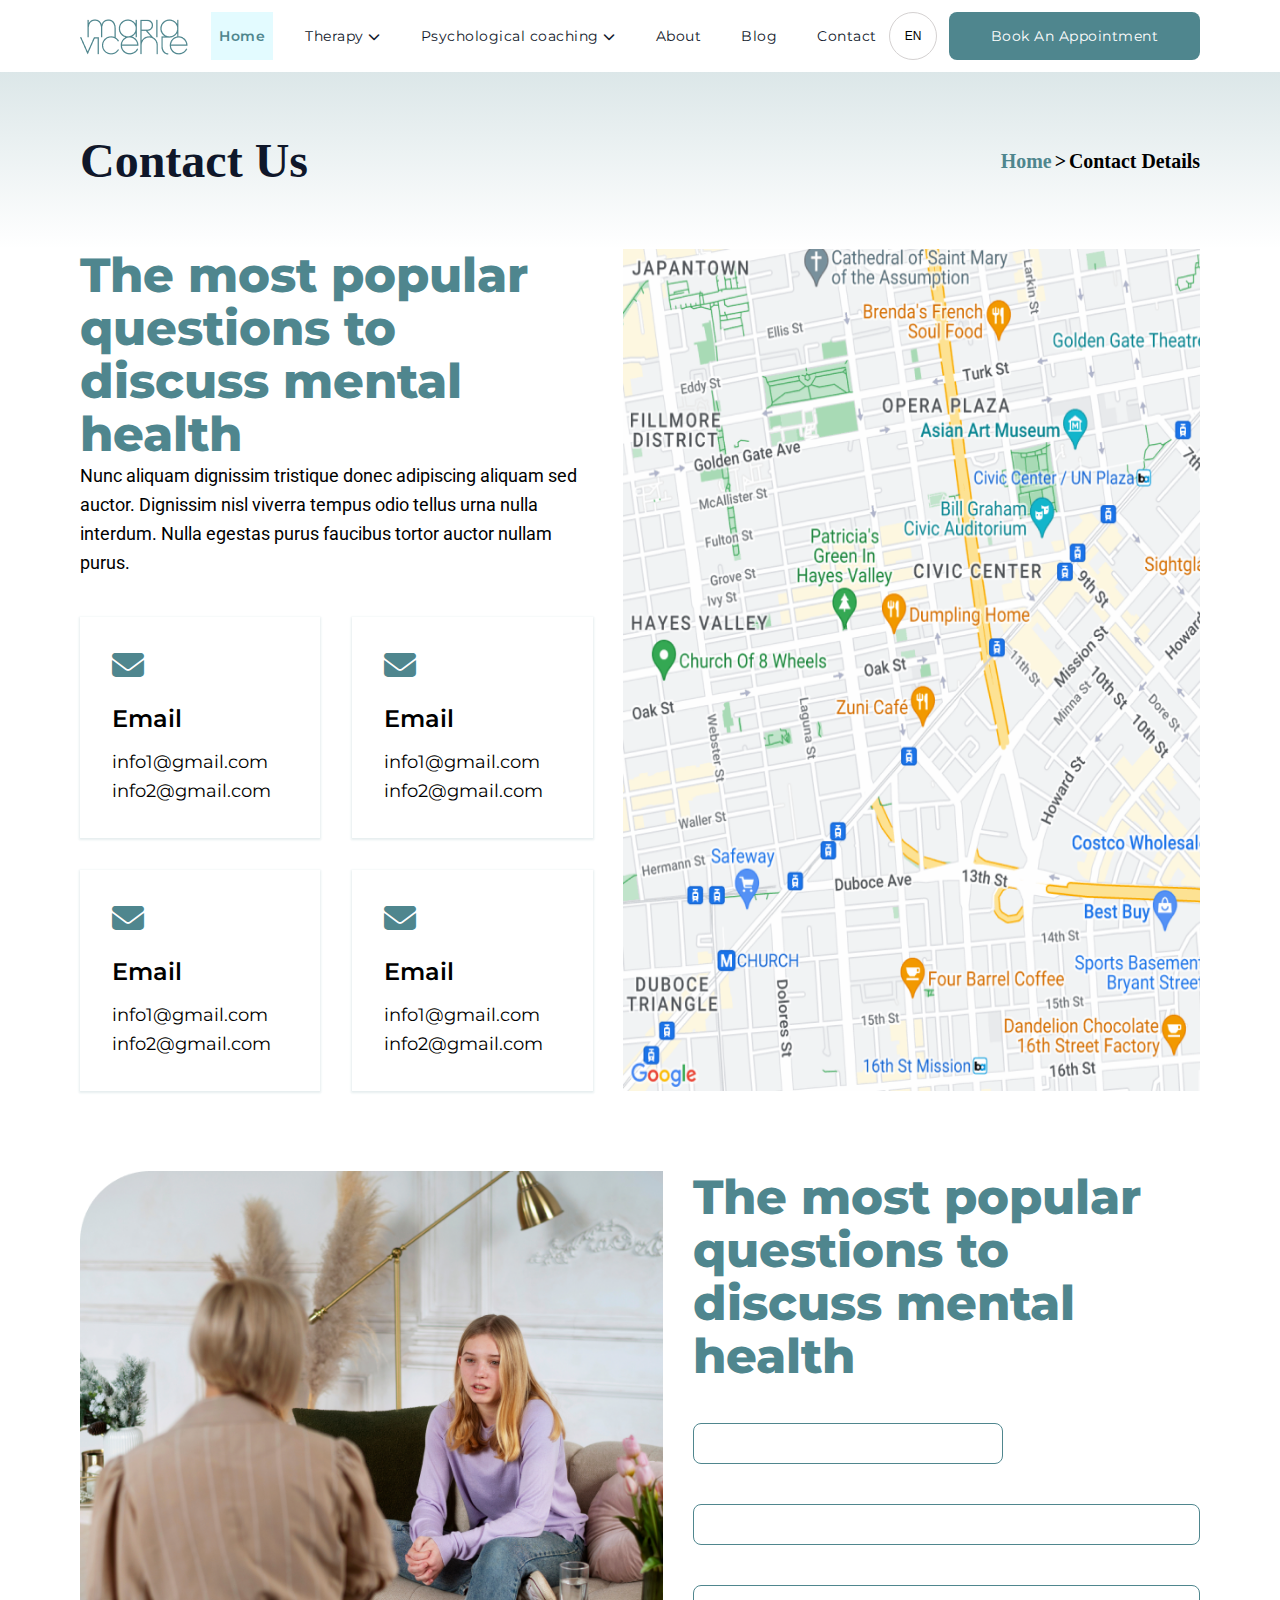
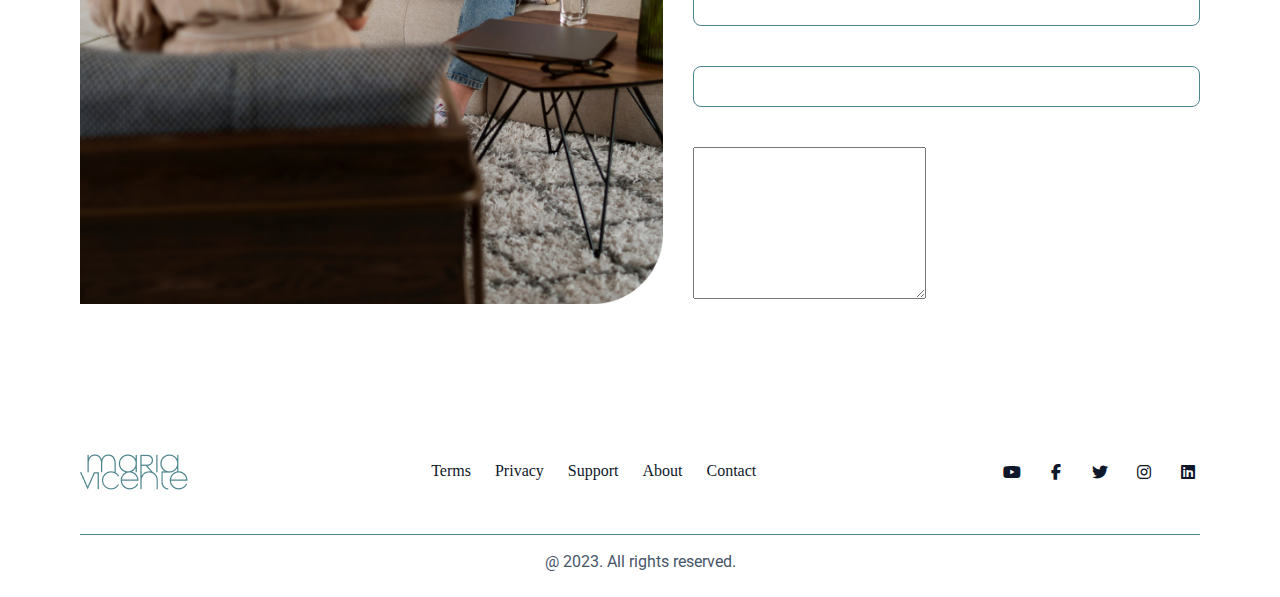
<file: pages/contact.html>
<!DOCTYPE html>
<html lang="en">
<head>
    <meta charset="UTF-8">
    <meta name="viewport" content="width=device-width, initial-scale=1.0">
    <!-- Font Awesome -->
    <link rel="stylesheet" href="/css/fontawsome/all.min.css">
    <link rel="stylesheet" href="/css/fontawsome/fontawesome.min.css">
    <!--Slick Carousel -->
    <!-- <link rel="stylesheet" type="text/css" href="/css/carousel/slick.css"/>
    <link rel="stylesheet" type="text/css" href="/css/carousel/slick-theme.css"/> -->
    <!-- Custom Css -->
    <link rel="stylesheet" href="/css/layout.css">
    <link rel="stylesheet" href="/css/module/navbar.css">
    <link rel="stylesheet" href="/css/module/page_header.css">
    <link rel="stylesheet" href="/css/module/contact.css">
    <link rel="stylesheet" href="/css/module/question_form.css">
    <link rel="stylesheet" href="/css/module/footer.css">
    <title>Contact</title>
</head>
<body>
    <main class="wrapper">
        <!-- Navbar -->
        <section class="navbar">
            <div class="container">
                <div class="navbar_item">
                    <div class="logo">
                        <img src="/img/Layer 1.png" alt="company logo">
                    </div>
                    
                    <div class="menu">
                        <ul>
                            <li class="active"><a href="/index.html">Home</a></li>
                            <li><a href="/pages/therapy.html">Therapy <i class="fa-solid fa-chevron-down"></i></a></li>
                            <li><a href="/pages/physicalCoaching.html">Psychological coaching <i class="fa-solid fa-chevron-down"></i></a></li>
                            <li><a href="/pages/about.html">About</a></li>
                            <li><a href="/pages/blogs.html">Blog</a></li>
                            <li><a href="/pages/contact.html">Contact</a></li>
                        </ul>
                    </div> 
                    
                    <div class="user_changes">
                        <div class="language_transform">
                            <button type="button">EN</button>
                        </div>
                        <div class="appointment_btn">
                            <button type="button">Book Appointment</button>
                        </div>
                        <div class="appointment_btn_big">
                            <button type="button">Book An Appointment</button>
                        </div>
                        
                        <div class="menu_btn">
                            <div class="menu_btn_burger"></div>
                        </div>
                    </div>
                </div>
            </div>   

            <div class="mobile_nav_item">
                <div class="container">
                    <ul>
                        <li class="active"><a href="/index.html">Home</a></li>
                        <li><a href="/pages/therapy.html">Therapy <i class="fa-solid fa-chevron-down"></i></a></li>
                        <li><a href="/pages/physicalCoaching.html">Psychological coaching <i class="fa-solid fa-chevron-down"></i></a></li>
                        <li><a href="/pages/about.html">About</a></li>
                        <li><a href="/pages/blogs.html">Blog</a></li>
                        <li><a href="/pages/contact.html">Contact</a></li>
                    </ul>
                </div>
            </div> 
        </section>
        <!-- Navbar Complete -->
        <div class="page_header">
            <div class="container">
                <div class="page_title">
                    <h3>Contact Us</h3>
                    <div class="page_position_show">
                        <h5 class="home_page">Home</h5>
                        <h5>></h5>
                        <h5>Contact Details</h5>
                    </div>
                </div>
            </div>
        </div>
        <!-- Page Header Complete -->
        <!-- Contact -->
        <div class="contact">
            <div class="container">
                <div class="contact_wrapper">
                    <div class="contact_left">
                        <div class="contact_info">
                            <h3>The most popular questions to discuss mental health</h3>
                            <p>Nunc aliquam dignissim tristique donec adipiscing aliquam sed auctor. Dignissim nisl viverra tempus odio tellus urna nulla interdum. Nulla egestas purus faucibus tortor auctor nullam purus.</p>
                        </div>
                        
                        <div class="contact_way">
                            <!-- <div class="contact_item">
                                <h3><i class="fa-solid fa-phone"></i></h3>
                                <h3>Phone</h3>
                               <div class="contact_path">
                                    <p>+880-1680-6361-89</p>
                                    <p>+880-1680-6361-89</p>
                               </div>
                            </div> -->

                            <div class="contact_item">
                                <h3><i class="fa-solid fa-envelope"></i></h3>
                               
                               <div class="contact_path">
                                    <h3>Email</h3>
                                    <div class="contact_main_path">
                                        <p>info1@gmail.com</p>
                                        <p>info2@gmail.com</p>
                                    </div>
                                    
                               </div>
                            </div>
                            <div class="contact_item">
                                <h3><i class="fa-solid fa-envelope"></i></h3>
                               
                               <div class="contact_path">
                                    <h3>Email</h3>
                                    <div class="contact_main_path">
                                        <p>info1@gmail.com</p>
                                        <p>info2@gmail.com</p>
                                    </div>
                                    
                               </div>
                            </div>

                            <div class="contact_item">
                                <h3><i class="fa-solid fa-envelope"></i></h3>
                               
                               <div class="contact_path">
                                    <h3>Email</h3>
                                    <div class="contact_main_path">
                                        <p>info1@gmail.com</p>
                                        <p>info2@gmail.com</p>
                                    </div>
                                    
                               </div>
                            </div>

                            <div class="contact_item">
                                <h3><i class="fa-solid fa-envelope"></i></h3>
                               
                               <div class="contact_path">
                                    <h3>Email</h3>
                                    <div class="contact_main_path">
                                        <p>info1@gmail.com</p>
                                        <p>info2@gmail.com</p>
                                    </div>
                                    
                               </div>
                            </div>

                            <!-- <div class="contact_item">
                                <h3><i class="fa-solid fa-location-dot"></i></h3>
                                <h3>Address</h3>
                               <div class="contact_path">
                                    <p>49, Caradon Hill,
                                        ULBSTER</p>
                               </div>
                            </div>

                            <div class="contact_item">
                                <h3><i class="fa-regular fa-clock"></i></h3>
                                <h3>Working Hours</h3>
                               <div class="contact_path">
                                    <p>Mon to Fri 9 am - 6 pm</p>
                                    <p> Sat to Sun 7 am - 2 pm</p>
                               </div>
                            </div>  -->
                        </div>
                    </div>
                    <div class="contact_right">
                        <img src="/img/Frame 1.png" alt="location img">
                    </div>
                </div>
            </div>
        </div>
        <!-- contact complete -->
        <div class="question_form">
            <div class="container">
                <div class="question_wrapper">
                    <div class="form_img">
                        <img src="/img/contact img.png" alt="contact img" />
                    </div>
                    <div class="contact_form">
                         <div class="title">
                            <h3>The most popular questions to discuss mental health</h3>
                        </div>
                        <div class="form">
                            <input type="text" class="first_name" name="" id="">
                            <input class="last_name" type="text" name="" id="">
                
                            <input type="email" name="" id="">
                            <input type="text" name="" id="">
                            <textarea name="" id="" cols="30" rows="10"></textarea>
                        </div>
                    </div>
                </div>
               

            </div>
        </div>
        <!-- Blogs Complete -->
        <section class="footer">
            <div class="container">
                <div class="footer_items">
                    <div class="footer_item">
                        <div class="logo">
                            <img src="/img/Layer 1.png" alt="logo">
                        </div>
    
                        <div class="footer_menu">
                            <a href="">Terms</a>
                            <a href="">Privacy</a>
                            <a href="">Support</a>
                            <a href="">About</a>
                            <a href="">Contact</a>
                        </div>
                        <div class="footer_menu_big">
                            <a href="">Terms</a>
                            <a href="">Privacy</a>
                            <a href="">Support</a>
                            <a href="">About</a>
                            <a href="">Contact</a>
                        </div>
    
                        <div class="social_icon">
                            <ul>
                                <li><a href=""><i class="fa-brands fa-youtube"></i></a></li>
                                <li><a href=""><i class="fa-brands fa-facebook-f"></i></a></li>
                                <li><a href=""><i class="fa-brands fa-twitter"></i></a></li>
                                <li><a href=""><i class="fa-brands fa-instagram"></i></a></li>
                                <li><a href=""><i class="fa-brands fa-linkedin"></i></a></li>
                            </ul>
                        </div>
                    </div>
                    <div class="copyright">
                        <h6>@ 2023. All rights reserved.</h6>
                    </div>
                </div>
                
            </div>
        </section>
    </main>
    <script src="../script/searching.js"></script>
    <script src="../script/main.js"></script>		
</body>
</html>
</file>
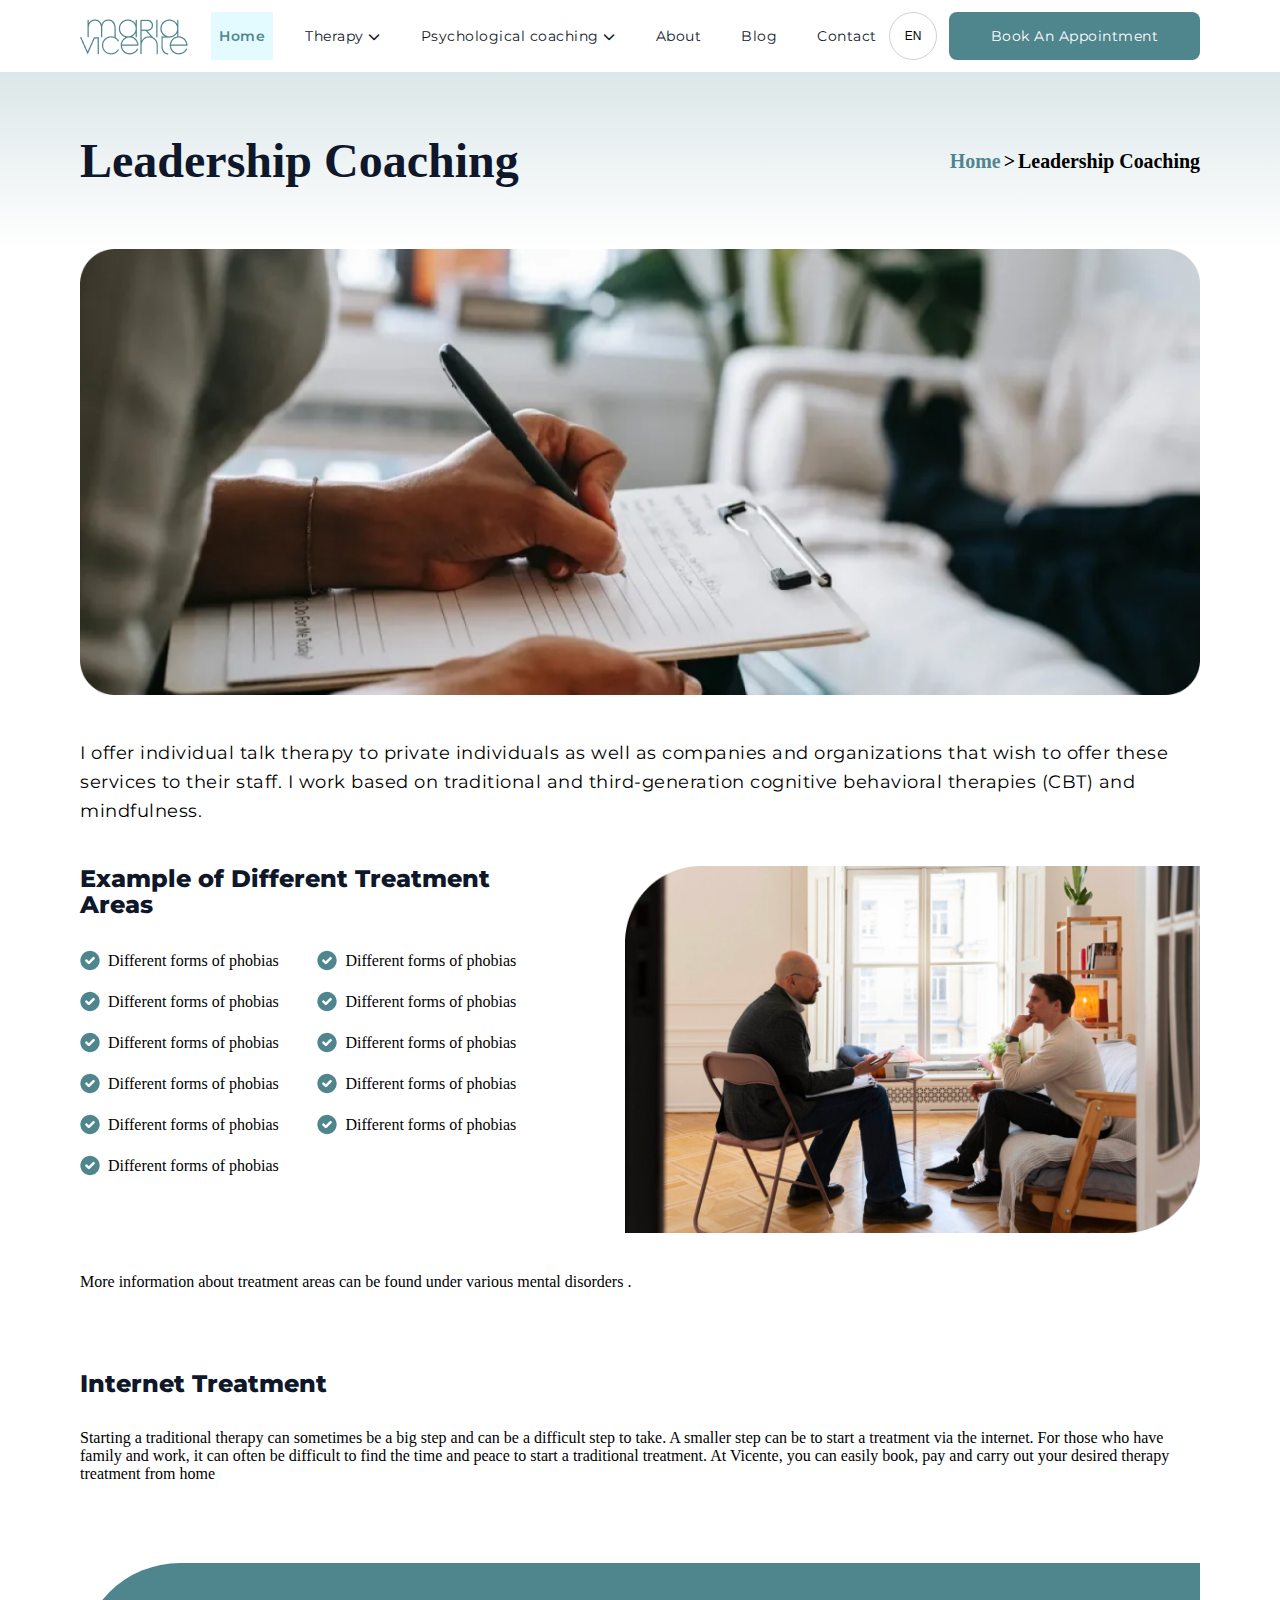
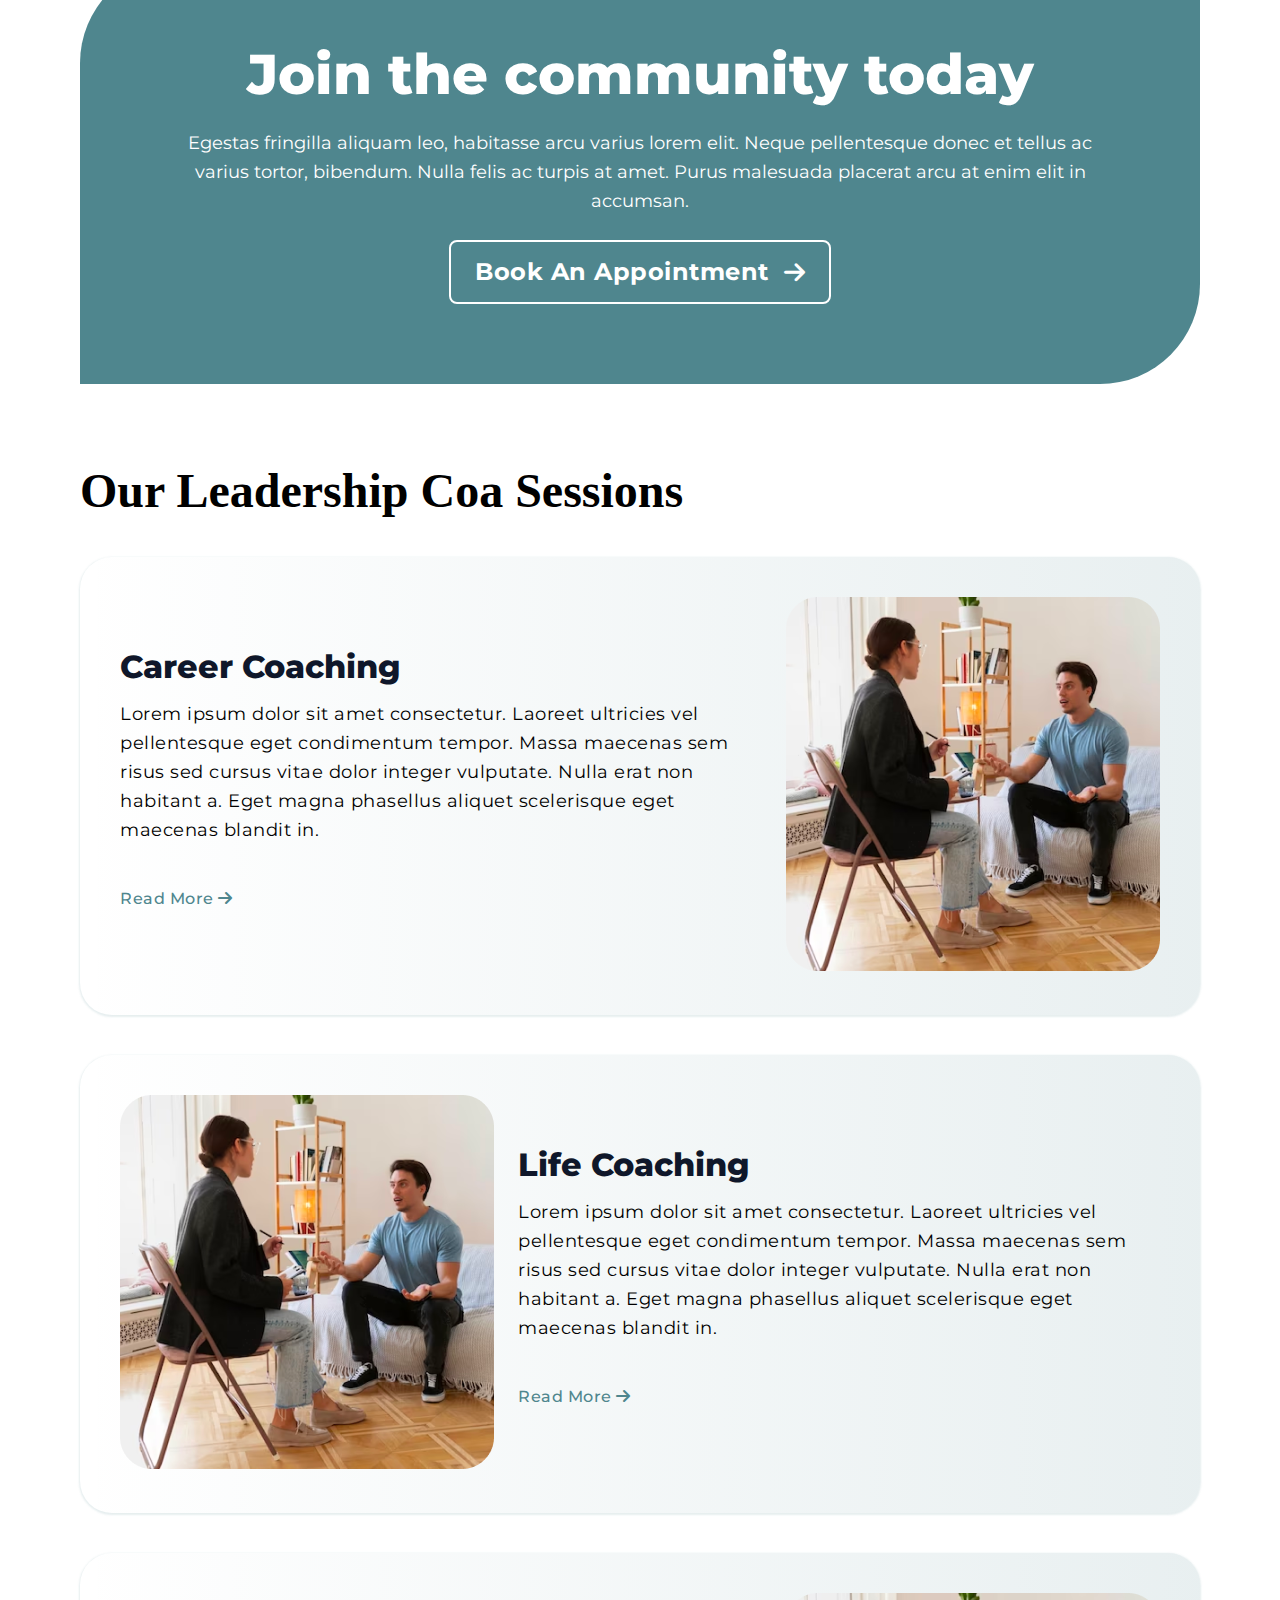
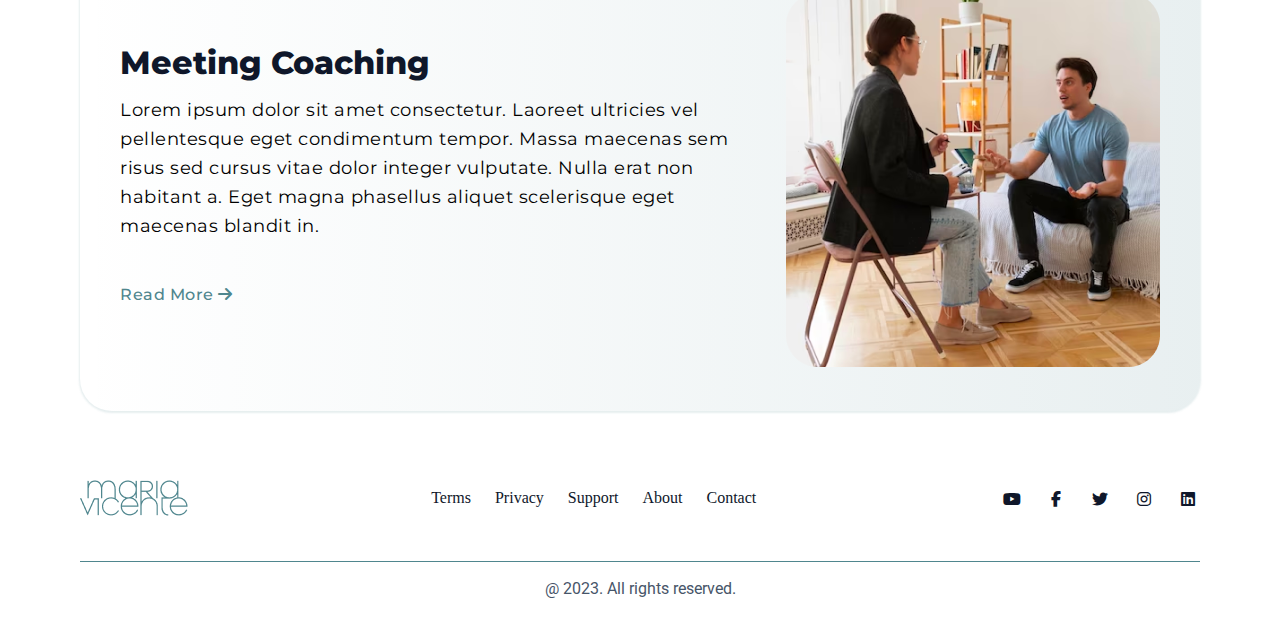
<file: pages/leadershipCoaching.html>
<!DOCTYPE html>
<html lang="en">
<head>
    <meta charset="UTF-8">
    <meta name="viewport" content="width=device-width, initial-scale=1.0">
    <!-- Font Awesome -->
    <link rel="stylesheet" href="/css/fontawsome/all.min.css">
    <link rel="stylesheet" href="/css/fontawsome/fontawesome.min.css">
    <!--Slick Carousel -->
    <!-- <link rel="stylesheet" type="text/css" href="/css/carousel/slick.css"/>
    <link rel="stylesheet" type="text/css" href="/css/carousel/slick-theme.css"/> -->
    <!-- Custom Css -->
    <link rel="stylesheet" href="/css/layout.css">
    <link rel="stylesheet" href="/css/module/navbar.css">
    <link rel="stylesheet" href="/css/module/page_header.css">
    <link rel="stylesheet" href="/css/module/common_banner.css">
    <link rel="stylesheet" href="/css/module/therapy.css">
    <link rel="stylesheet" href="/css/module/inernet_treatment.css">
    <link rel="stylesheet" href="/css/module/community.css">
    <link rel="stylesheet" href="/css/module/footer.css">
    <link rel="stylesheet" href="/css/module/therapy_name.css">
    <title>Document</title>
</head>
<body>
    <main class="wrapper">
        <!-- Navbar -->
        <section class="navbar">
            <div class="container">
                <div class="navbar_item">
                    <div class="logo">
                        <img src="/img/Layer 1.png" alt="company logo">
                    </div>
                    
                    <div class="menu">
                        <ul>
                            <li class="active"><a href="/index.html">Home</a></li>
                            <li><a href="/pages/therapy.html">Therapy <i class="fa-solid fa-chevron-down"></i></a></li>
                            <li><a href="/pages/physicalCoaching.html">Psychological coaching <i class="fa-solid fa-chevron-down"></i></a></li>
                            <li><a href="/pages/about.html">About</a></li>
                            <li><a href="/pages/blogs.html">Blog</a></li>
                            <li><a href="/pages/contact.html">Contact</a></li>
                        </ul>
                    </div> 
                    
                    <div class="user_changes">
                        <div class="language_transform">
                            <button type="button">EN</button>
                        </div>
                        <div class="appointment_btn">
                            <button type="button">Book Appointment</button>
                        </div>
                        <div class="appointment_btn_big">
                            <button type="button">Book An Appointment</button>
                        </div>
                        
                        <div class="menu_btn">
                            <div class="menu_btn_burger"></div>
                        </div>
                    </div>
                </div>
            </div>   

            <div class="mobile_nav_item">
                <div class="container">
                    <ul>
                        <li class="active"><a href="/index.html">Home</a></li>
                        <li><a href="/pages/therapy.html">Therapy <i class="fa-solid fa-chevron-down"></i></a></li>
                        <li><a href="/pages/physicalCoaching.html">Psychological coaching <i class="fa-solid fa-chevron-down"></i></a></li>
                        <li><a href="/pages/about.html">About</a></li>
                        <li><a href="/pages/blogs.html">Blog</a></li>
                        <li><a href="/pages/contact.html">Contact</a></li>
                    </ul>
                </div>
            </div> 
        </section>
        <!-- Navbar Complete -->
        <div class="page_header">
                <div class="container">
                    <div class="page_title">
                        <h3>Leadership Coaching</h3>
                        <div class="page_position_show">
                            <h5 class="home_page">Home</h5>
                            <h5>></h5>
                            <h5>Leadership Coaching</h5>
                        </div>
                    </div>
                </div>
        </div>
        <!-- Page Header complete -->
        <section class="banner">
            <div class="container">
                <div class="banner_items">
                    <div class="common_banner_img">
                        <img src="/img/Rectangle 12.png" alt="common banner img">
                    </div>

                    <div class="common_banner_content">
                        <p>
                            I offer individual talk therapy to private individuals as well as companies and organizations that wish to offer these services to their staff. I work based on traditional and third-generation cognitive behavioral therapies (CBT) and mindfulness.
                        </p>
                    </div>

                    <div class="different_area">
                         <div class="diff_area_content">
                            <h4>Example of Different Treatment Areas</h4>
                            <div class="diff_areas_name">
                                <div class="diff_item">
                                    <img src="/img/Icon.png" alt="check icon">
                                    <p class="diff_name">Different forms of phobias</p>
                                </div>

                                <div class="diff_item">
                                    <img src="/img/Icon.png" alt="check icon">
                                    <p class="diff_name">Different forms of phobias</p>
                                </div>

                                <div class="diff_item">
                                    <img src="/img/Icon.png" alt="check icon">
                                    <p class="diff_name">Different forms of phobias</p>
                                </div>

                                <div class="diff_item">
                                    <img src="/img/Icon.png" alt="check icon">
                                    <p class="diff_name">Different forms of phobias</p>
                                </div>

                                <div class="diff_item">
                                    <img src="/img/Icon.png" alt="check icon">
                                    <p class="diff_name">Different forms of phobias</p>
                                </div>

                                <div class="diff_item">
                                    <img src="/img/Icon.png" alt="check icon">
                                    <p class="diff_name">Different forms of phobias</p>
                                </div>

                                <div class="diff_item">
                                    <img src="/img/Icon.png" alt="check icon">
                                    <p class="diff_name">Different forms of phobias</p>
                                </div>

                                <div class="diff_item">
                                    <img src="/img/Icon.png" alt="check icon">
                                    <p class="diff_name">Different forms of phobias</p>
                                </div>

                                <div class="diff_item">
                                    <img src="/img/Icon.png" alt="check icon">
                                    <p class="diff_name">Different forms of phobias</p>
                                </div>

                                <div class="diff_item">
                                    <img src="/img/Icon.png" alt="check icon">
                                    <p class="diff_name">Different forms of phobias</p>
                                </div>

                                <div class="diff_item">
                                    <img src="/img/Icon.png" alt="check icon">
                                    <p class="diff_name">Different forms of phobias</p>
                                </div>
                            </div>
                         </div>  
                         <div class="diff_area_img">
                            <img src="/img/d_a_img.png" alt="">
                         </div>  
                    </div>

                    <div class="more_info">
                        <p>More information about treatment areas can be found under various mental disorders .</p>
                    </div>
                </div>
            </div>
        </section>
        <!-- Banner Complete -->
        <!-- internet -->
        <section class="internet_treatment">
            <div class="container">
                <div class="internet_treatment_wrapper">
                    <div class="internet_title">
                        <h3>Internet Treatment</h3>
                    </div>
        
                    <div class="internet_content">
                        <p>Starting a traditional therapy can sometimes be a big step and can be a difficult step to take. A smaller step can be to start a treatment via the internet. For those who have family and work, it can often be difficult to find the time and peace to start a traditional treatment. At Vicente, you can easily book, pay and carry out your desired therapy treatment from home</p>
                    </div>
                </div>
            </div>
        </section>
        <!-- internet complete -->
        <!-- community join -->
        <section class="community_banner">
            <div class="container">
                <div class="community_items">
                    <div class="community">
                        <h2>Join the community today</h2>
                        <p>Egestas fringilla aliquam leo, habitasse arcu varius lorem elit. Neque pellentesque donec et tellus ac varius tortor, bibendum. Nulla felis ac turpis at amet. Purus malesuada placerat arcu at enim elit in accumsan.</p>
                        <button type="button">Book An Appointment  <i class="fa-solid fa-arrow-right load_btn_arrow"></i></button>
                    </div>
                </div>
            </div>
        </section>
        <!-- community complete -->
        <section class="therapy">
            <div class="container">
                <div class="therapy_title">
                    <h3>Our Leadership     Coa Sessions</h3>
                </div>
                <div class="therapy_wrapper">
                    <div class="therapy_item">
                        <div class="therapy_content">
                            <div class="therapy_details">
                                <h5>Career Coaching   </h5>
                                <p>Lorem ipsum dolor sit amet consectetur. Laoreet ultricies vel pellentesque eget condimentum tempor. Massa maecenas sem risus sed cursus vitae dolor integer vulputate. Nulla erat non habitant a. Eget magna phasellus aliquet scelerisque eget maecenas blandit in.</p>
                            </div>
                            
                            <button type="button" class="article_item_big_read_btn">
                                Read More  <i class="fa-solid fa-arrow-right load_btn_arrow"></i>
                            </button>      
                        </div>

                        <div class="therapy_img">
                            <img src="/img/Rectangle 17.png" alt="" />
                        </div>
                    </div>

                    <div class="therapy_item_back">
                        <div class="therapy_content">
                            <div class="therapy_details">
                                <h5>Life Coaching</h5>
                                <p>Lorem ipsum dolor sit amet consectetur. Laoreet ultricies vel pellentesque eget condimentum tempor. Massa maecenas sem risus sed cursus vitae dolor integer vulputate. Nulla erat non habitant a. Eget magna phasellus aliquet scelerisque eget maecenas blandit in.</p>
                            </div>
                            
                            <button type="button" class="article_item_big_read_btn">
                                Read More  <i class="fa-solid fa-arrow-right load_btn_arrow"></i>
                            </button>      
                        </div>

                        <div class="therapy_img">
                            <img src="/img/Rectangle 17.png" alt="" />
                        </div>
                    </div>

                    <div class="therapy_item">
                        <div class="therapy_content">
                            <div class="therapy_details">
                                <h5>Meeting Coaching</h5>
                                <p>Lorem ipsum dolor sit amet consectetur. Laoreet ultricies vel pellentesque eget condimentum tempor. Massa maecenas sem risus sed cursus vitae dolor integer vulputate. Nulla erat non habitant a. Eget magna phasellus aliquet scelerisque eget maecenas blandit in.</p>
                            </div>
                            
                            <button type="button" class="article_item_big_read_btn">
                                Read More  <i class="fa-solid fa-arrow-right load_btn_arrow"></i>
                            </button>      
                        </div>

                        <div class="therapy_img">
                            <img src="/img/Rectangle 17.png" alt="" />
                        </div>
                    </div>
                </div>
            </div>
        </section>
        <section class="footer">
            <div class="container">
                <div class="footer_items">
                    <div class="footer_item">
                        <div class="logo">
                            <img src="/img/Layer 1.png" alt="logo">
                        </div>
    
                        <div class="footer_menu">
                            <a href="">Terms</a>
                            <a href="">Privacy</a>
                            <a href="">Support</a>
                            <a href="">About</a>
                            <a href="">Contact</a>
                        </div>
                        <div class="footer_menu_big">
                            <a href="">Terms</a>
                            <a href="">Privacy</a>
                            <a href="">Support</a>
                            <a href="">About</a>
                            <a href="">Contact</a>
                        </div>
    
                        <div class="social_icon">
                            <ul>
                                <li><a href=""><i class="fa-brands fa-youtube"></i></a></li>
                                <li><a href=""><i class="fa-brands fa-facebook-f"></i></a></li>
                                <li><a href=""><i class="fa-brands fa-twitter"></i></a></li>
                                <li><a href=""><i class="fa-brands fa-instagram"></i></a></li>
                                <li><a href=""><i class="fa-brands fa-linkedin"></i></a></li>
                            </ul>
                        </div>
                    </div>
                    <div class="copyright">
                        <h6>@ 2023. All rights reserved.</h6>
                    </div>
                </div>
                
            </div>
        </section>
    </main>
    <script src="../script/main.js"></script>		
</body>
</html>
</file>
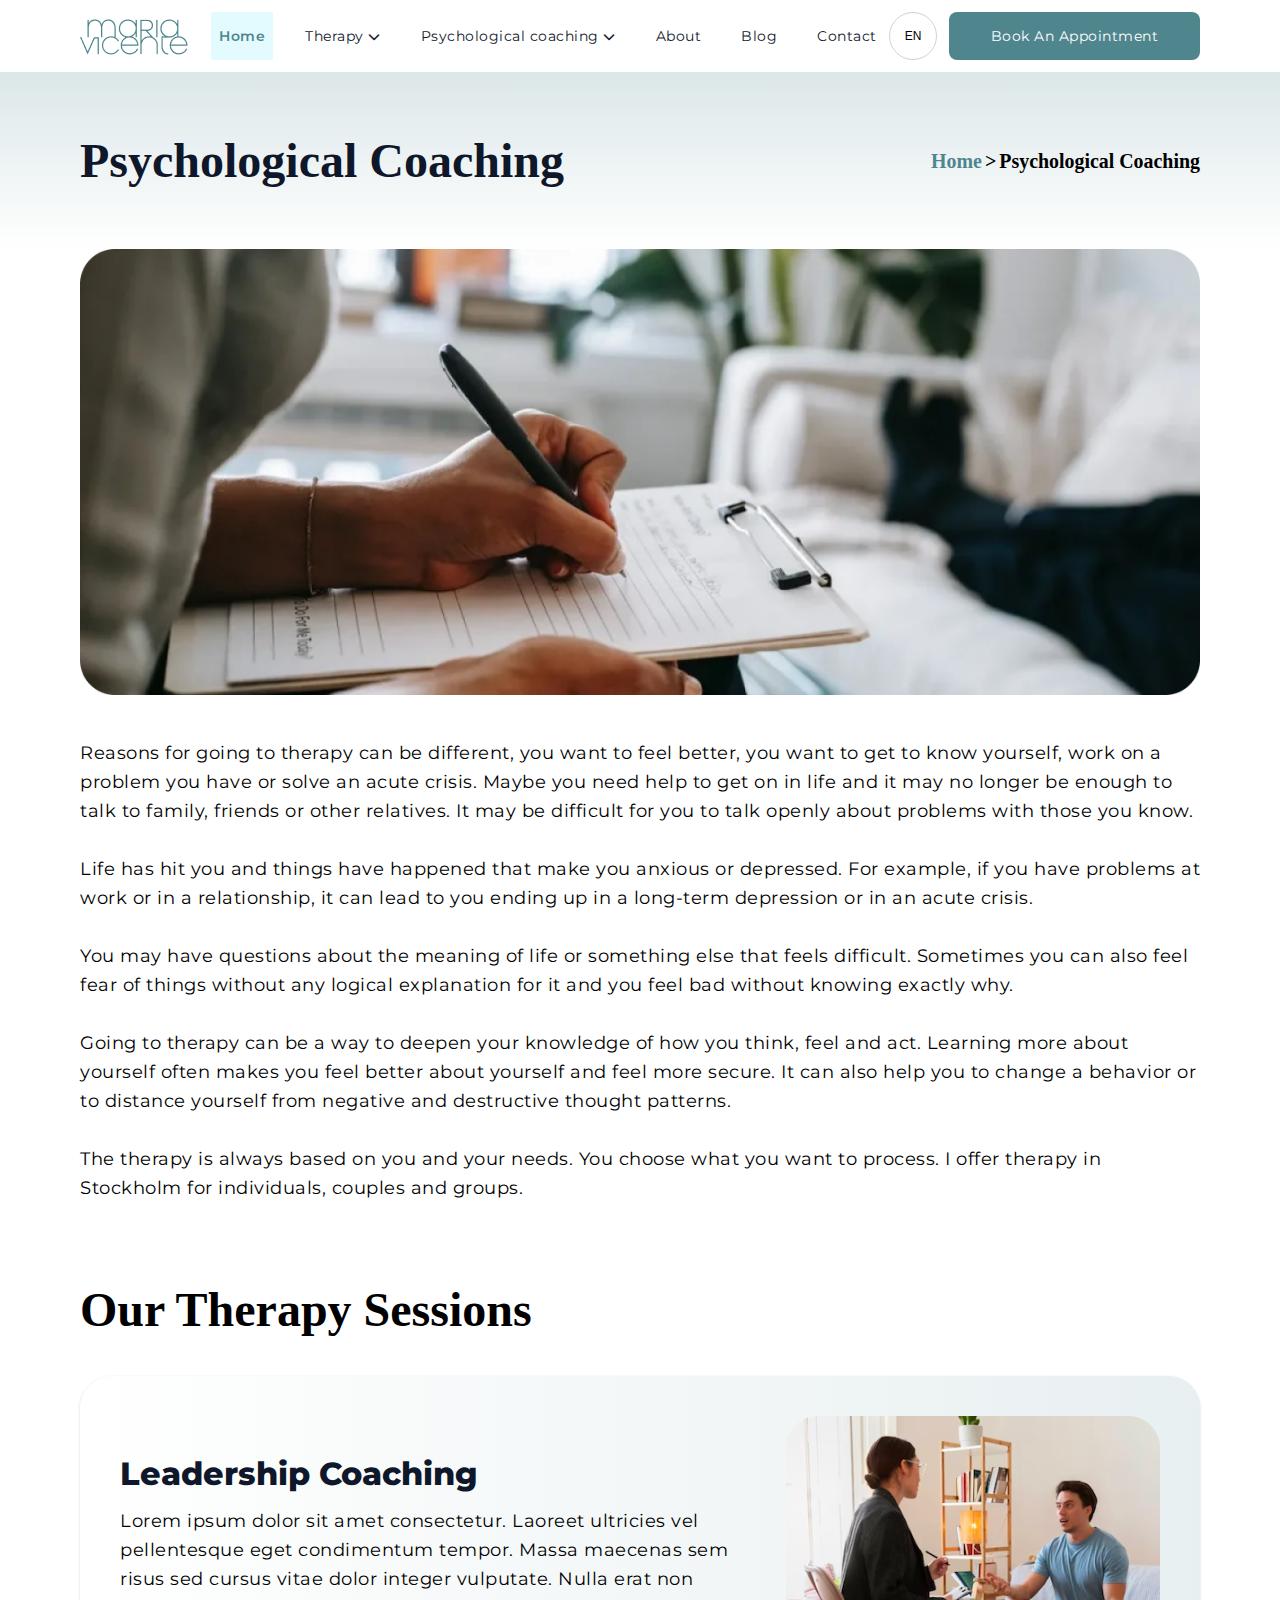
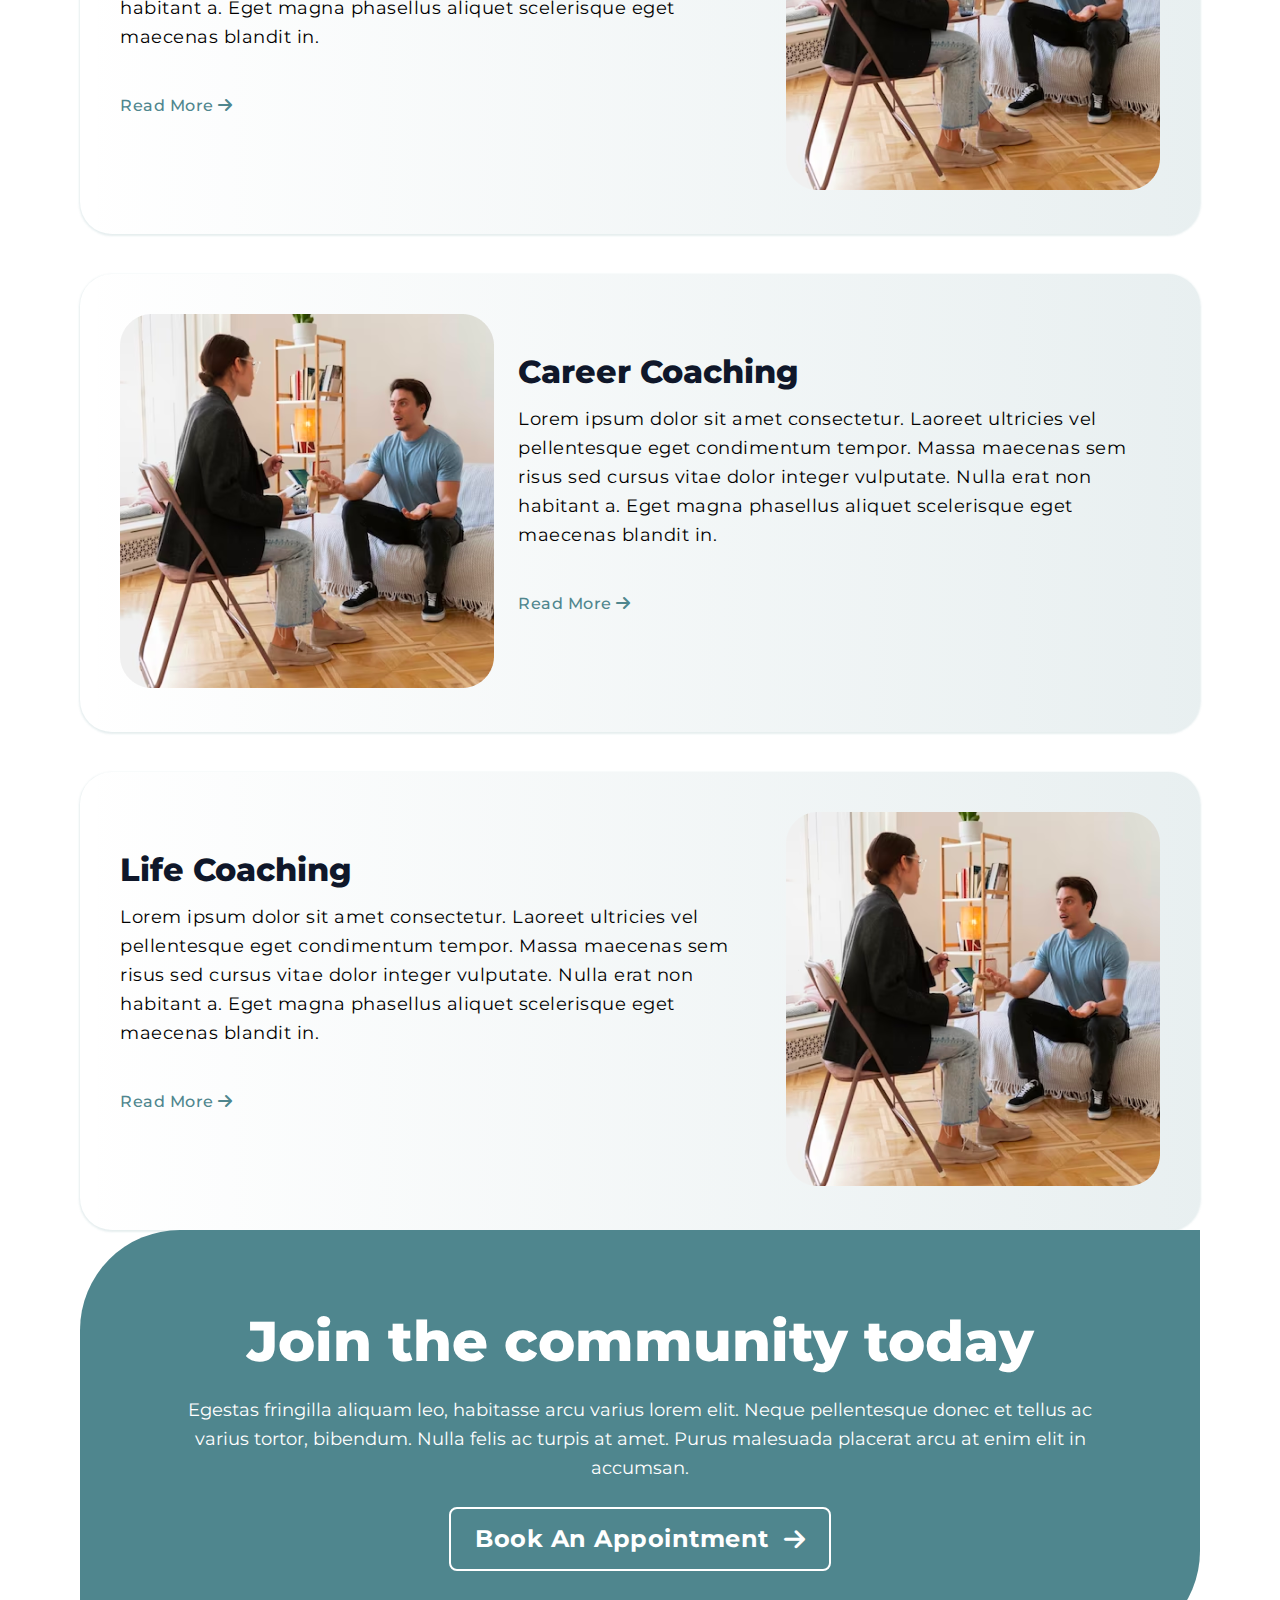
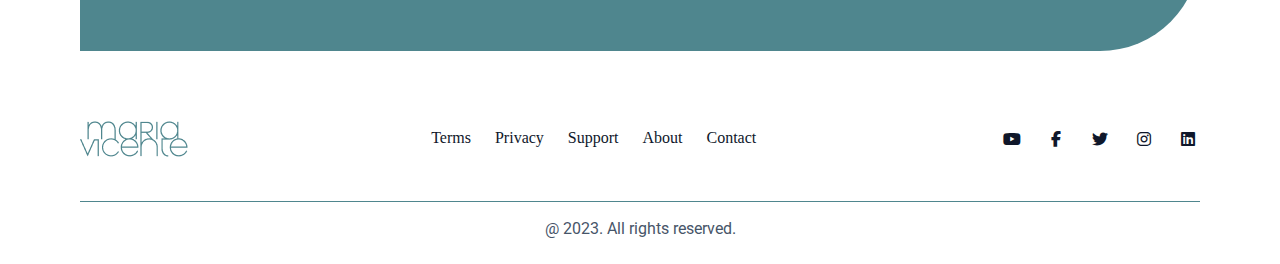
<file: pages/physicalCoaching.html>
<!DOCTYPE html>
<html lang="en">
<head>
    <meta charset="UTF-8">
    <meta name="viewport" content="width=device-width, initial-scale=1.0">
    <!-- Font Awesome -->
    <link rel="stylesheet" href="/css/fontawsome/all.min.css">
    <link rel="stylesheet" href="/css/fontawsome/fontawesome.min.css">
    <!--Slick Carousel -->
    <!-- <link rel="stylesheet" type="text/css" href="/css/carousel/slick.css"/>
    <link rel="stylesheet" type="text/css" href="/css/carousel/slick-theme.css"/> -->
    <!-- Custom Css -->
    <link rel="stylesheet" href="/css/layout.css">
    <link rel="stylesheet" href="/css/module/navbar.css">
    <link rel="stylesheet" href="/css/module/page_header.css">
    <link rel="stylesheet" href="/css/module/common_banner.css">
    <link rel="stylesheet" href="/css/module/therapy.css">
    <link rel="stylesheet" href="/css/module/community.css">
    <link rel="stylesheet" href="/css/module/footer.css">
    <title>Document</title>
</head>
<body>
    <main class="wrapper">
        <!-- Navbar -->
        <section class="navbar">
            <div class="container">
                <div class="navbar_item">
                    <div class="logo">
                        <img src="/img/Layer 1.png" alt="company logo">
                    </div>
                    
                    <div class="menu">
                        <ul>
                            <li class="active"><a href="/index.html">Home</a></li>
                            <li><a href="/pages/therapy.html">Therapy <i class="fa-solid fa-chevron-down"></i></a></li>
                            <li><a href="/pages/physicalCoaching.html">Psychological coaching <i class="fa-solid fa-chevron-down"></i></a></li>
                            <li><a href="/pages/about.html">About</a></li>
                            <li><a href="/pages/blogs.html">Blog</a></li>
                            <li><a href="/pages/contact.html">Contact</a></li>
                        </ul>
                    </div> 
                    
                    <div class="user_changes">
                        <div class="language_transform">
                            <button type="button">EN</button>
                        </div>
                        <div class="appointment_btn">
                            <button type="button">Book Appointment</button>
                        </div>
                        <div class="appointment_btn_big">
                            <button type="button">Book An Appointment</button>
                        </div>
                        
                        <div class="menu_btn">
                            <div class="menu_btn_burger"></div>
                        </div>
                    </div>
                </div>
            </div>   

            <div class="mobile_nav_item">
                <div class="container">
                    <ul>
                        <li class="active"><a href="/index.html">Home</a></li>
                        <li><a href="/pages/therapy.html">Therapy <i class="fa-solid fa-chevron-down"></i></a></li>
                        <li><a href="/pages/physicalCoaching.html">Psychological coaching <i class="fa-solid fa-chevron-down"></i></a></li>
                        <li><a href="/pages/about.html">About</a></li>
                        <li><a href="/pages/blogs.html">Blog</a></li>
                        <li><a href="/pages/contact.html">Contact</a></li>
                    </ul>
                </div>
            </div> 
        </section>
        <!-- Navbar Complete -->
        <div class="page_header">
                <div class="container">
                    <div class="page_title">
                        <h3>Psychological Coaching</h3>
                        <div class="page_position_show">
                            <h5 class="home_page">Home</h5>
                            <h5>></h5>
                            <h5>Psychological Coaching</h5>
                        </div>
                    </div>
                </div>
        </div>
        <!-- Page Header complete -->
        <section class="banner">
            <div class="container">
                <div class="banner_items">
                    <div class="common_banner_img">
                        <img src="/img/Rectangle 12.png" alt="common banner img">
                    </div>

                    <div class="common_banner_content">
                        <p>
                            Reasons for going to therapy can be different, you want to feel better, you want to get to know yourself, work on a problem you have or solve an acute crisis. Maybe you need help to get on in life and it may no longer be enough to talk to family, friends or other relatives. It may be difficult for you to talk openly about problems with those you know.
                        <br><br>
                        Life has hit you and things have happened that make you anxious or depressed. For example, if you have problems at work or in a relationship, it can lead to you ending up in a long-term depression or in an acute crisis.
                        <br><br>
                        You may have questions about the meaning of life or something else that feels difficult. Sometimes you can also feel fear of things without any logical explanation for it and you feel bad without knowing exactly why.
                        <br><br>
                        Going to therapy can be a way to deepen your knowledge of how you think, feel and act. Learning more about yourself often makes you feel better about yourself and feel more secure. It can also help you to change a behavior or to distance yourself from negative and destructive thought patterns.
                        <br><br>
                        The therapy is always based on you and your needs. You choose what you want to process. I offer therapy in Stockholm for individuals, couples and groups.
                        </p>
                    </div>
                </div>
            </div>
        </section>
        <!-- Banner Complete -->
        <section class="therapy">
            <div class="container">
                <div class="therapy_title">
                    <h3>Our Therapy Sessions</h3>
                </div>
                <div class="therapy_wrapper">
                    <div class="therapy_item">
                        <div class="therapy_content"> 
                            <div class="therapy_details">
                                <h5>Leadership Coaching</h5>
                                <p>Lorem ipsum dolor sit amet consectetur. Laoreet ultricies vel pellentesque eget condimentum tempor. Massa maecenas sem risus sed cursus vitae dolor integer vulputate. Nulla erat non habitant a. Eget magna phasellus aliquet scelerisque eget maecenas blandit in.</p>
                            </div>
                            
                            <a href="" class="article_item_big_read_btn">
                                Read More  <i class="fa-solid fa-arrow-right load_btn_arrow"></i>
                            </a>      
                        </div>

                        <div class="therapy_img">
                            <img src="/img/Rectangle 17.png" alt="" />
                        </div>
                    </div>

                    <div class="therapy_item_back">
                        <div class="therapy_content">
                            <div class="therapy_details">
                                <h5>Career Coaching</h5>
                                <p>Lorem ipsum dolor sit amet consectetur. Laoreet ultricies vel pellentesque eget condimentum tempor. Massa maecenas sem risus sed cursus vitae dolor integer vulputate. Nulla erat non habitant a. Eget magna phasellus aliquet scelerisque eget maecenas blandit in.</p>
                            </div>
                            
                            <a href="" class="article_item_big_read_btn">
                                Read More  <i class="fa-solid fa-arrow-right load_btn_arrow"></i>
                            </a>      
                        </div>

                        <div class="therapy_img">
                            <img src="/img/Rectangle 17.png" alt="" />
                        </div>
                    </div>

                    <div class="therapy_item">
                        <div class="therapy_content">
                            <div class="therapy_details">
                                <h5>Life Coaching</h5>
                                <p>Lorem ipsum dolor sit amet consectetur. Laoreet ultricies vel pellentesque eget condimentum tempor. Massa maecenas sem risus sed cursus vitae dolor integer vulputate. Nulla erat non habitant a. Eget magna phasellus aliquet scelerisque eget maecenas blandit in.</p>
                            </div>
                            
                            <a href="" class="article_item_big_read_btn">
                                Read More  <i class="fa-solid fa-arrow-right load_btn_arrow"></i>
                            </a>     
                        </div>

                        <div class="therapy_img">
                            <img src="/img/Rectangle 17.png" alt="" />
                        </div>
                    </div>
                </div>
            </div>
        </section>
         <!-- community join -->
         <section class="community_banner">
            <div class="container">
                <div class="community_items">
                    <div class="community">
                        <h2>Join the community today</h2>
                        <p>Egestas fringilla aliquam leo, habitasse arcu varius lorem elit. Neque pellentesque donec et tellus ac varius tortor, bibendum. Nulla felis ac turpis at amet. Purus malesuada placerat arcu at enim elit in accumsan.</p>
                        <button type="button">Book An Appointment  <i class="fa-solid fa-arrow-right load_btn_arrow"></i></button>
                    </div>
                </div>
            </div>
        </section>
        <!-- community complete -->
        <section class="footer">
            <div class="container">
                <div class="footer_items">
                    <div class="footer_item">
                        <div class="logo">
                            <img src="/img/Layer 1.png" alt="logo">
                        </div>
    
                        <div class="footer_menu">
                            <a href="">Terms</a>
                            <a href="">Privacy</a>
                            <a href="">Support</a>
                            <a href="">About</a>
                            <a href="">Contact</a>
                        </div>
                        <div class="footer_menu_big">
                            <a href="">Terms</a>
                            <a href="">Privacy</a>
                            <a href="">Support</a>
                            <a href="">About</a>
                            <a href="">Contact</a>
                        </div>
    
                        <div class="social_icon">
                            <ul>
                                <li><a href=""><i class="fa-brands fa-youtube"></i></a></li>
                                <li><a href=""><i class="fa-brands fa-facebook-f"></i></a></li>
                                <li><a href=""><i class="fa-brands fa-twitter"></i></a></li>
                                <li><a href=""><i class="fa-brands fa-instagram"></i></a></li>
                                <li><a href=""><i class="fa-brands fa-linkedin"></i></a></li>
                            </ul>
                        </div>
                    </div>
                    <div class="copyright">
                        <h6>@ 2023. All rights reserved.</h6>
                    </div>
                </div>
                
            </div>
        </section>
    </main>
    <script src="../script/main.js"></script>		
</body>
</html>
</file>
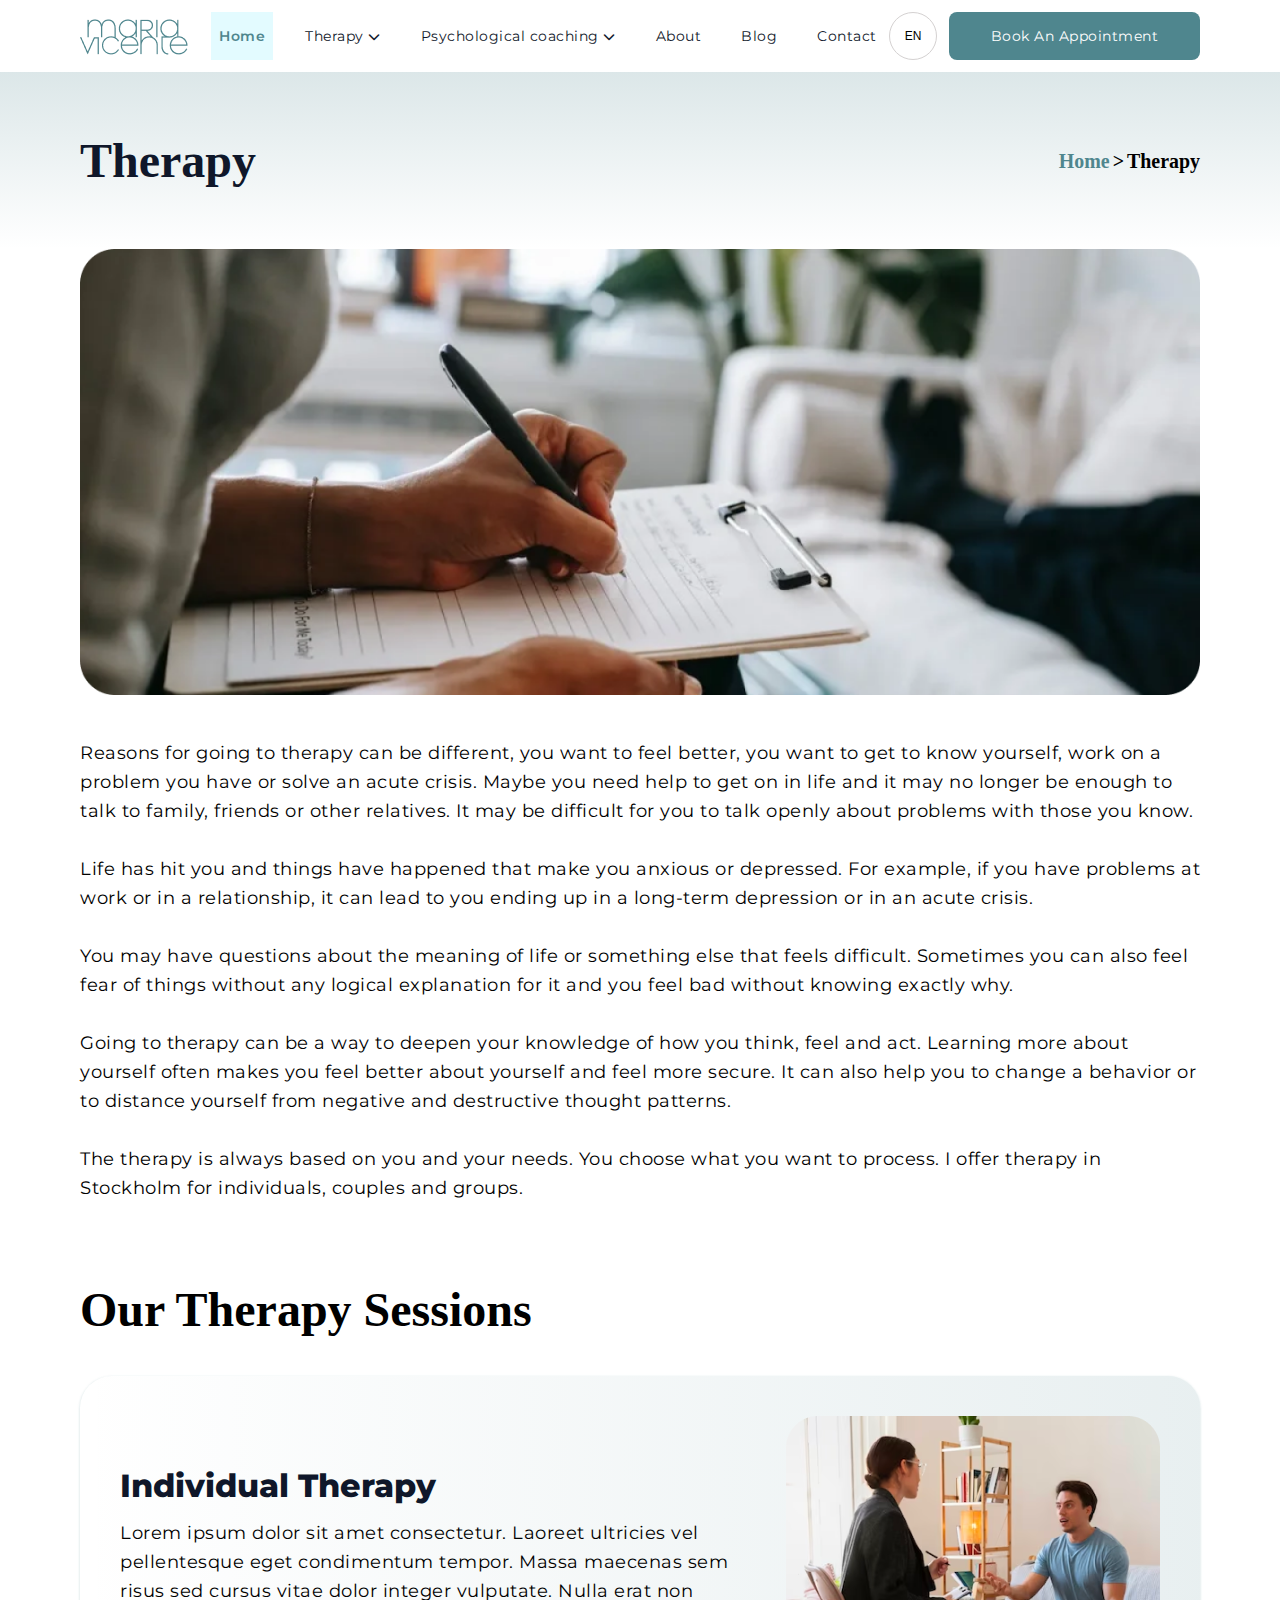
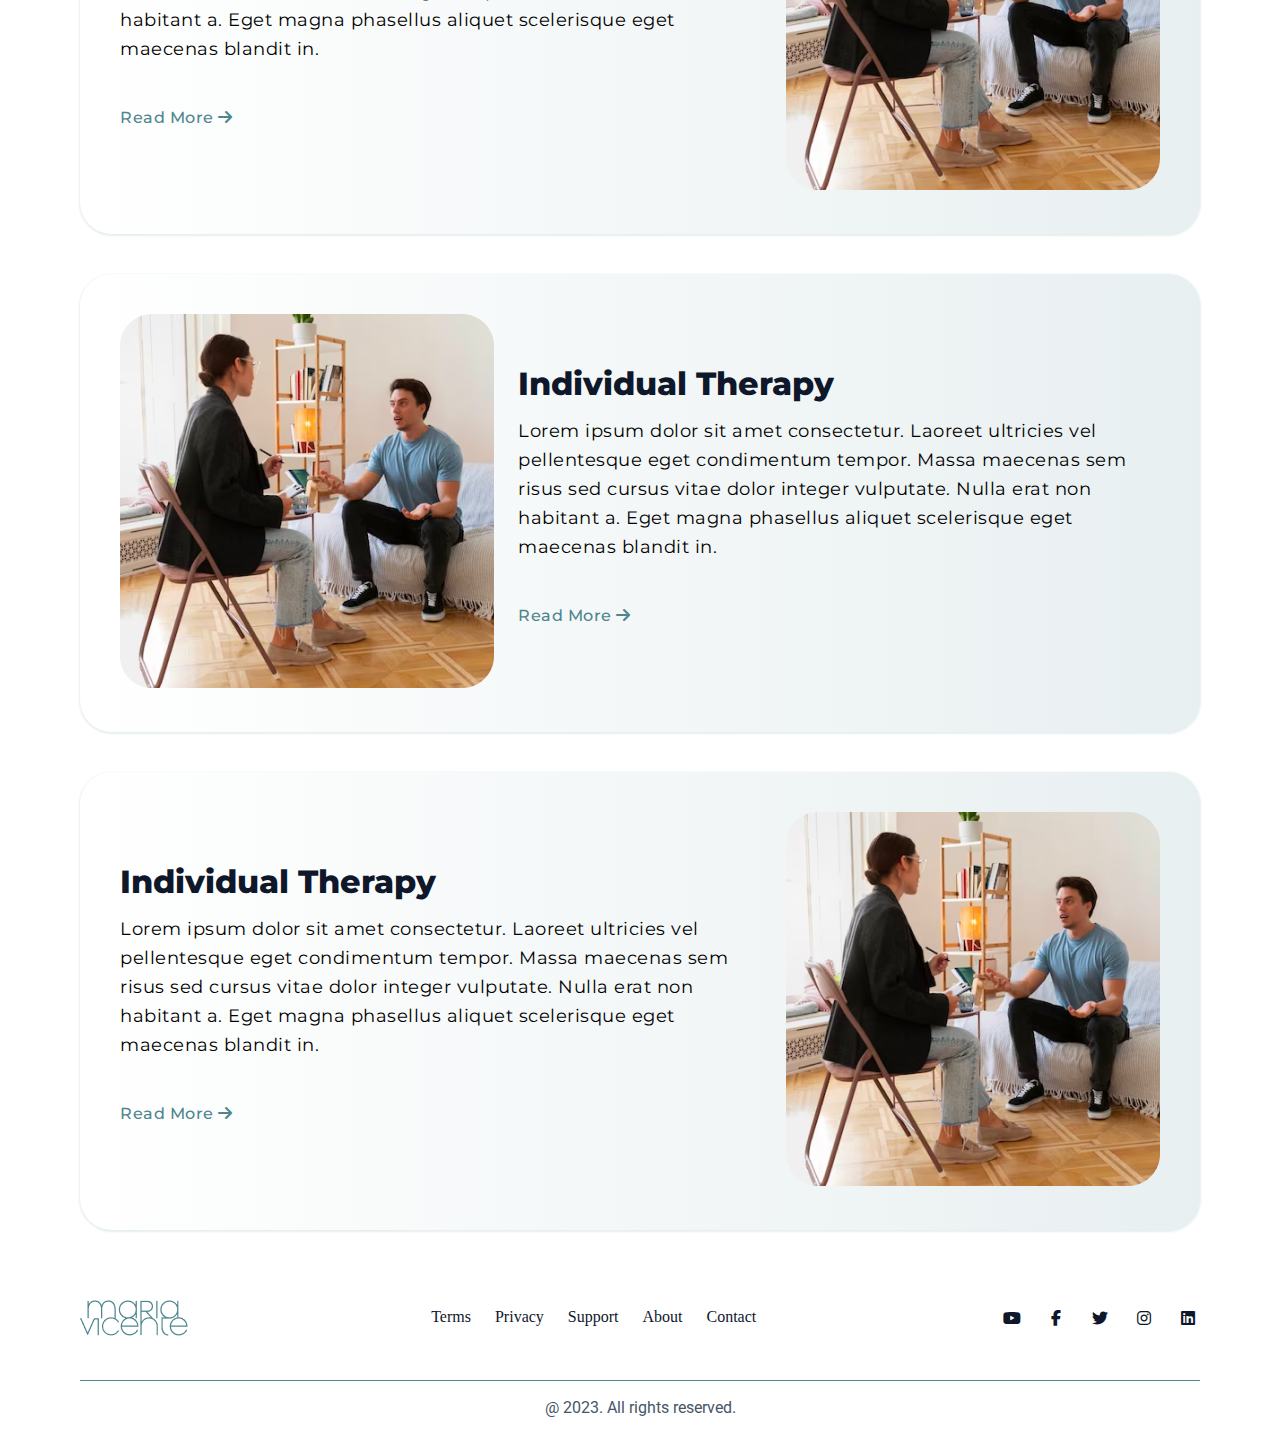
<file: pages/therapy.html>
<!DOCTYPE html>
<html lang="en">
<head>
    <meta charset="UTF-8">
    <meta name="viewport" content="width=device-width, initial-scale=1.0">
    <!-- Font Awesome -->
    <link rel="stylesheet" href="/css/fontawsome/all.min.css">
    <link rel="stylesheet" href="/css/fontawsome/fontawesome.min.css">
    <!--Slick Carousel -->
    <!-- <link rel="stylesheet" type="text/css" href="/css/carousel/slick.css"/>
    <link rel="stylesheet" type="text/css" href="/css/carousel/slick-theme.css"/> -->
    <!-- Custom Css -->
    <link rel="stylesheet" href="/css/layout.css">
    <link rel="stylesheet" href="/css/module/navbar.css">
    <link rel="stylesheet" href="/css/module/page_header.css">
    <link rel="stylesheet" href="/css/module/common_banner.css">
    <link rel="stylesheet" href="/css/module/therapy.css">          
    <link rel="stylesheet" href="/css/module/footer.css">
    <title>Document</title>
</head>
<body>
    <main class="wrapper">
        <!-- Navbar -->
        <section class="navbar">
            <div class="container">
                <div class="navbar_item">
                    <div class="logo">
                        <img src="/img/Layer 1.png" alt="company logo">
                    </div>
                    
                    <div class="menu">
                        <ul>
                            <li class="active"><a href="/index.html">Home</a></li>
                            <li><a href="/pages/therapy.html">Therapy <i class="fa-solid fa-chevron-down"></i></a></li>
                            <li><a href="/pages/physicalCoaching.html">Psychological coaching <i class="fa-solid fa-chevron-down"></i></a></li>
                            <li><a href="/pages/about.html">About</a></li>
                            <li><a href="/pages/blogs.html">Blog</a></li>
                            <li><a href="/pages/contact.html">Contact</a></li>
                        </ul>
                    </div> 
                    
                    <div class="user_changes">
                        <div class="language_transform">
                            <button type="button">EN</button>
                        </div>
                        <div class="appointment_btn">
                            <button type="button">Book Appointment</button>
                        </div>
                        <div class="appointment_btn_big">
                            <button type="button">Book An Appointment</button>
                        </div>
                        
                        <div class="menu_btn">
                            <div class="menu_btn_burger"></div>
                        </div>
                    </div>
                </div>
            </div>   

            <div class="mobile_nav_item">
                <div class="container">
                    <ul>
                        <li class="active"><a href="/index.html">Home</a></li>
                        <li><a href="/pages/therapy.html">Therapy <i class="fa-solid fa-chevron-down"></i></a></li>
                        <li><a href="/pages/physicalCoaching.html">Psychological coaching <i class="fa-solid fa-chevron-down"></i></a></li>
                        <li><a href="/pages/about.html">About</a></li>
                        <li><a href="/pages/blogs.html">Blog</a></li>
                        <li><a href="/pages/contact.html">Contact</a></li>
                    </ul>
                </div>
            </div> 
        </section>
        <!-- Navbar Complete -->
        <div class="page_header">
                <div class="container">
                    <div class="page_title">
                        <h3>Therapy</h3>
                        <div class="page_position_show">
                            <h5 class="home_page">Home</h5>
                            <h5>></h5>
                            <h5>Therapy</h5>
                        </div>
                    </div>
                </div>
        </div>
        <!-- Page Header complete -->
        <section class="banner">
            <div class="container">
                <div class="banner_items">
                    <div class="common_banner_img">
                        <img src="/img/Rectangle 12.png" alt="common banner img">
                    </div>

                    <div class="common_banner_content">
                        <p>
                            Reasons for going to therapy can be different, you want to feel better, you want to get to know yourself, work on a problem you have or solve an acute crisis. Maybe you need help to get on in life and it may no longer be enough to talk to family, friends or other relatives. It may be difficult for you to talk openly about problems with those you know.
                        <br><br>
                        Life has hit you and things have happened that make you anxious or depressed. For example, if you have problems at work or in a relationship, it can lead to you ending up in a long-term depression or in an acute crisis.
                        <br><br>
                        You may have questions about the meaning of life or something else that feels difficult. Sometimes you can also feel fear of things without any logical explanation for it and you feel bad without knowing exactly why.
                        <br><br>
                        Going to therapy can be a way to deepen your knowledge of how you think, feel and act. Learning more about yourself often makes you feel better about yourself and feel more secure. It can also help you to change a behavior or to distance yourself from negative and destructive thought patterns.
                        <br><br>
                        The therapy is always based on you and your needs. You choose what you want to process. I offer therapy in Stockholm for individuals, couples and groups.
                        </p>
                    </div>
                </div>
            </div>
        </section>
        <!-- Banner Complete -->
        <section class="therapy">
            <div class="container">
                <div class="therapy_title">
                    <h3>Our Therapy Sessions</h3>
                </div>
                <div class="therapy_wrapper">
                    <div class="therapy_item">
                        <div class="therapy_content">
                            <div class="therapy_details">
                                <h5>Individual Therapy</h5>
                                <p>Lorem ipsum dolor sit amet consectetur. Laoreet ultricies vel pellentesque eget condimentum tempor. Massa maecenas sem risus sed cursus vitae dolor integer vulputate. Nulla erat non habitant a. Eget magna phasellus aliquet scelerisque eget maecenas blandit in.</p>
                            </div>
                            
                            <button type="button" class="article_item_big_read_btn">
                                Read More  <i class="fa-solid fa-arrow-right load_btn_arrow"></i>
                            </button>      
                        </div>

                        <div class="therapy_img">
                            <img src="/img/Rectangle 17.png" alt="" />
                        </div>
                    </div>

                    <div class="therapy_item_back">
                        <div class="therapy_content">
                            <div class="therapy_details">
                                <h5>Individual Therapy</h5>
                                <p>Lorem ipsum dolor sit amet consectetur. Laoreet ultricies vel pellentesque eget condimentum tempor. Massa maecenas sem risus sed cursus vitae dolor integer vulputate. Nulla erat non habitant a. Eget magna phasellus aliquet scelerisque eget maecenas blandit in.</p>
                            </div>
                            
                            <button type="button" class="article_item_big_read_btn">
                                Read More  <i class="fa-solid fa-arrow-right load_btn_arrow"></i>
                            </button>      
                        </div>

                        <div class="therapy_img">
                            <img src="/img/Rectangle 17.png" alt="" />
                        </div>
                    </div>

                    <div class="therapy_item">
                        <div class="therapy_content">
                            <div class="therapy_details">
                                <h5>Individual Therapy</h5>
                                <p>Lorem ipsum dolor sit amet consectetur. Laoreet ultricies vel pellentesque eget condimentum tempor. Massa maecenas sem risus sed cursus vitae dolor integer vulputate. Nulla erat non habitant a. Eget magna phasellus aliquet scelerisque eget maecenas blandit in.</p>
                            </div>
                            
                            <button type="button" class="article_item_big_read_btn">
                                Read More  <i class="fa-solid fa-arrow-right load_btn_arrow"></i>
                            </button>      
                        </div>

                        <div class="therapy_img">
                            <img src="/img/Rectangle 17.png" alt="" />
                        </div>
                    </div>
                </div>
            </div>
        </section>

        <section class="footer">
            <div class="container">
                <div class="footer_items">
                    <div class="footer_item">
                        <div class="logo">
                            <img src="/img/Layer 1.png" alt="logo">
                        </div>
    
                        <div class="footer_menu">
                            <a href="">Terms</a>
                            <a href="">Privacy</a>
                            <a href="">Support</a>
                            <a href="">About</a>
                            <a href="">Contact</a>
                        </div>
                        <div class="footer_menu_big">
                            <a href="">Terms</a>
                            <a href="">Privacy</a>
                            <a href="">Support</a>
                            <a href="">About</a>
                            <a href="">Contact</a>
                        </div>
    
                        <div class="social_icon">
                            <ul>
                                <li><a href=""><i class="fa-brands fa-youtube"></i></a></li>
                                <li><a href=""><i class="fa-brands fa-facebook-f"></i></a></li>
                                <li><a href=""><i class="fa-brands fa-twitter"></i></a></li>
                                <li><a href=""><i class="fa-brands fa-instagram"></i></a></li>
                                <li><a href=""><i class="fa-brands fa-linkedin"></i></a></li>
                            </ul>
                        </div>
                    </div>
                    <div class="copyright">
                        <h6>@ 2023. All rights reserved.</h6>
                    </div>
                </div>
                
            </div>
        </section>
    </main>
    <script src="../script/main.js"></script>		
</body>
</html>
</file>
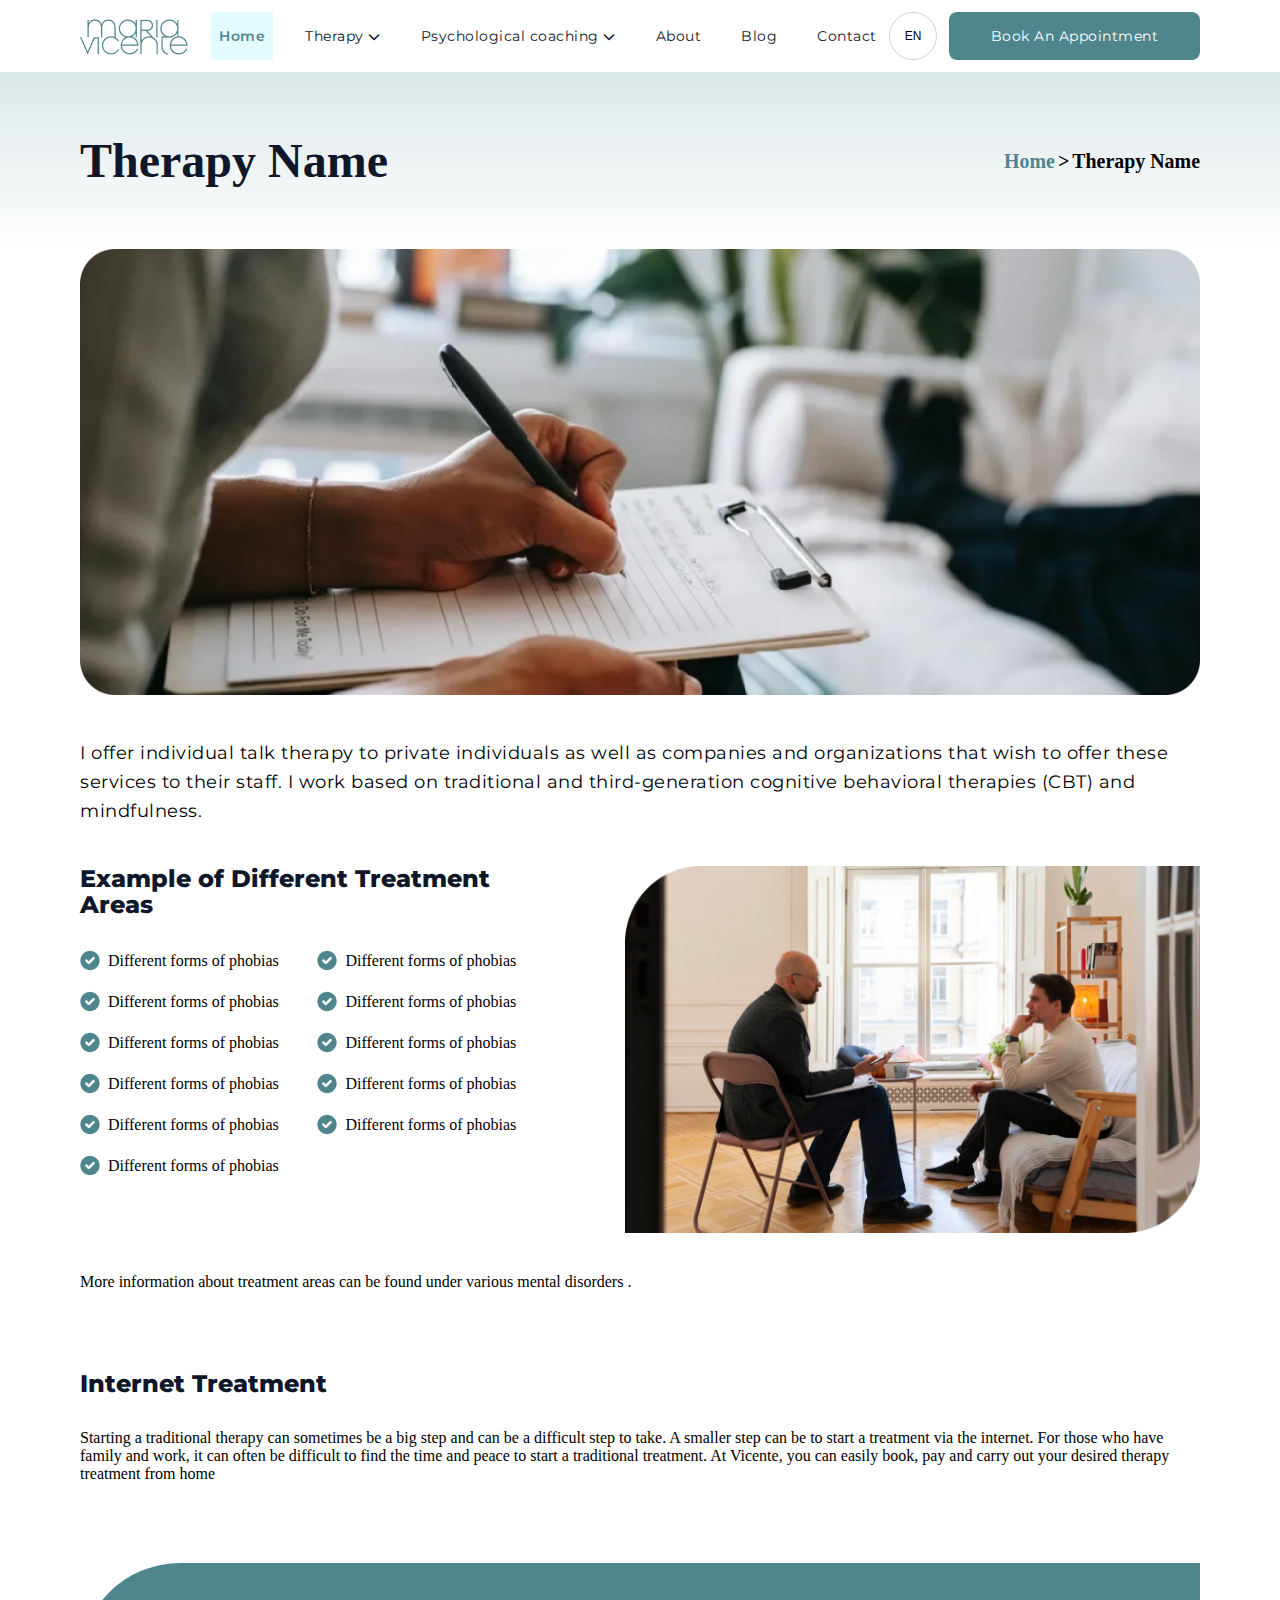
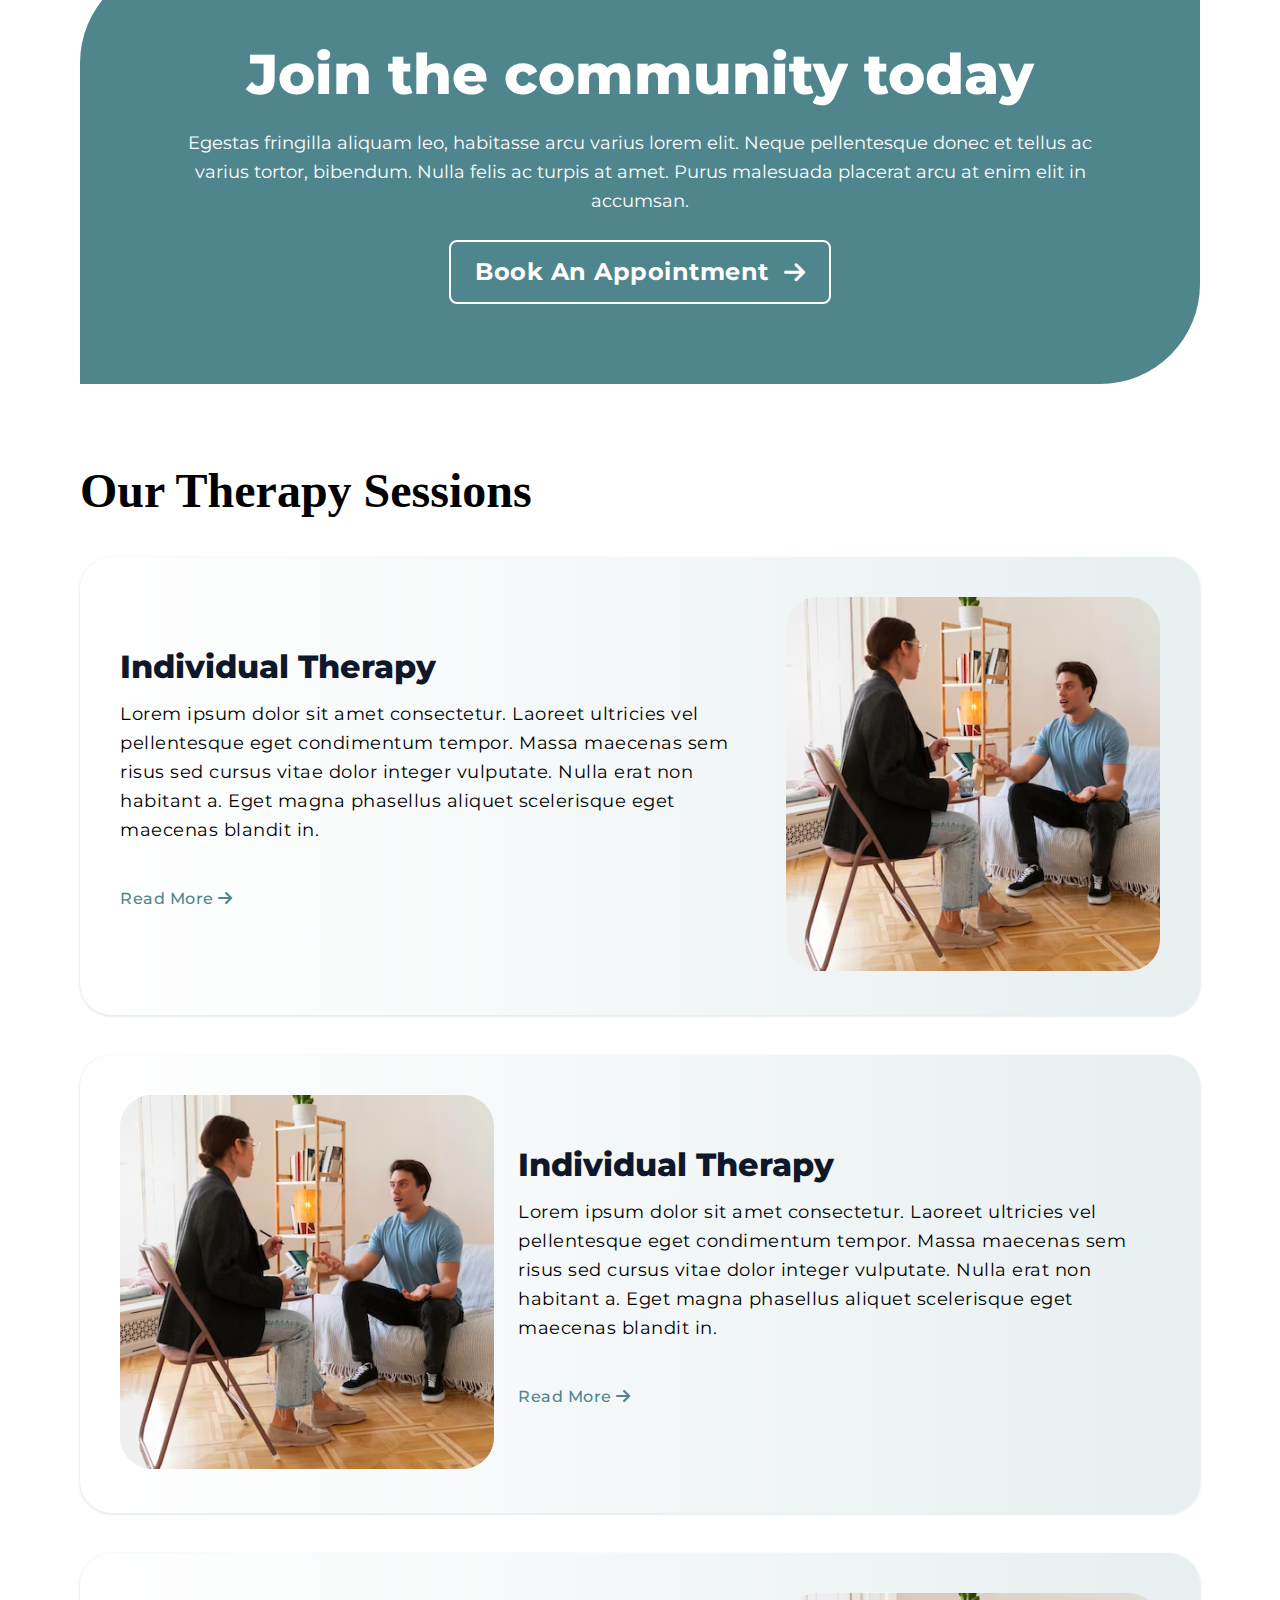
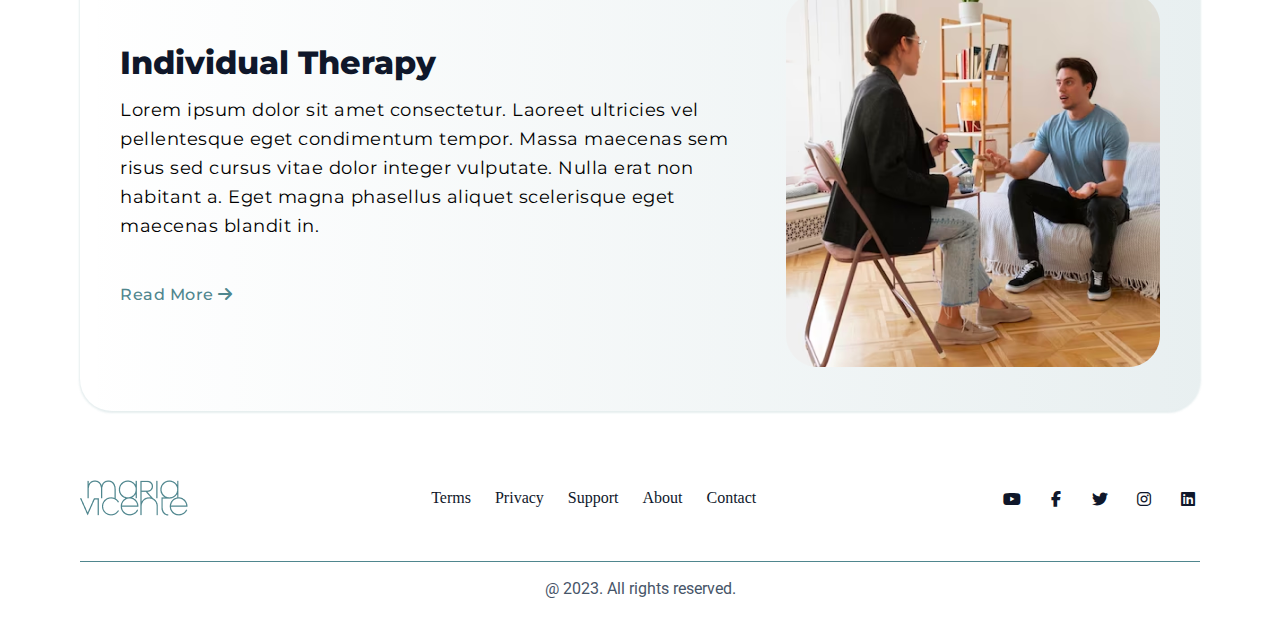
<file: pages/therapyName.html>
<!DOCTYPE html>
<html lang="en">
<head>
    <meta charset="UTF-8">
    <meta name="viewport" content="width=device-width, initial-scale=1.0">
    <!-- Font Awesome -->
    <link rel="stylesheet" href="/css/fontawsome/all.min.css">
    <link rel="stylesheet" href="/css/fontawsome/fontawesome.min.css">
    <!--Slick Carousel -->
    <!-- <link rel="stylesheet" type="text/css" href="/css/carousel/slick.css"/>
    <link rel="stylesheet" type="text/css" href="/css/carousel/slick-theme.css"/> -->
    <!-- Custom Css -->
    <link rel="stylesheet" href="/css/layout.css">
    <link rel="stylesheet" href="/css/module/navbar.css">
    <link rel="stylesheet" href="/css/module/page_header.css">
    <link rel="stylesheet" href="/css/module/common_banner.css">
    <link rel="stylesheet" href="/css/module/therapy.css">
    <link rel="stylesheet" href="/css/module/inernet_treatment.css">
    <link rel="stylesheet" href="/css/module/community.css">
    <link rel="stylesheet" href="/css/module/footer.css">
    <link rel="stylesheet" href="/css/module/therapy_name.css">
    <title>Document</title>
</head>
<body>
    <main class="wrapper">
        <!-- Navbar -->
        <section class="navbar">
            <div class="container">
                <div class="navbar_item">
                    <div class="logo">
                        <img src="/img/Layer 1.png" alt="company logo">
                    </div>
                    
                    <div class="menu">
                        <ul>
                            <li class="active"><a href="/index.html">Home</a></li>
                            <li><a href="/pages/therapy.html">Therapy <i class="fa-solid fa-chevron-down"></i></a></li>
                            <li><a href="/pages/physicalCoaching.html">Psychological coaching <i class="fa-solid fa-chevron-down"></i></a></li>
                            <li><a href="/pages/about.html">About</a></li>
                            <li><a href="/pages/blogs.html">Blog</a></li>
                            <li><a href="/pages/contact.html">Contact</a></li>
                        </ul>
                    </div> 
                    
                    <div class="user_changes">
                        <div class="language_transform">
                            <button type="button">EN</button>
                        </div>
                        <div class="appointment_btn">
                            <button type="button">Book Appointment</button>
                        </div>
                        <div class="appointment_btn_big">
                            <button type="button">Book An Appointment</button>
                        </div>
                        
                        <div class="menu_btn">
                            <div class="menu_btn_burger"></div>
                        </div>
                    </div>
                </div>
            </div>   

            <div class="mobile_nav_item">
                <div class="container">
                    <ul>
                        <li class="active"><a href="/index.html">Home</a></li>
                        <li><a href="/pages/therapy.html">Therapy <i class="fa-solid fa-chevron-down"></i></a></li>
                        <li><a href="/pages/physicalCoaching.html">Psychological coaching <i class="fa-solid fa-chevron-down"></i></a></li>
                        <li><a href="/pages/about.html">About</a></li>
                        <li><a href="/pages/blogs.html">Blog</a></li>
                        <li><a href="/pages/contact.html">Contact</a></li>
                    </ul>
                </div>
            </div> 
        </section>
        <!-- Navbar Complete -->
        <div class="page_header">
                <div class="container">
                    <div class="page_title">
                        <h3>Therapy Name</h3>
                        <div class="page_position_show">
                            <h5 class="home_page">Home</h5>
                            <h5>></h5>
                            <h5>Therapy Name </h5>
                        </div>
                    </div>
                </div>
        </div>
        <!-- Page Header complete -->
        <section class="banner">
            <div class="container">
                <div class="banner_items">
                    <div class="common_banner_img">
                        <img src="/img/Rectangle 12.png" alt="common banner img">
                    </div>

                    <div class="common_banner_content">
                        <p>
                            I offer individual talk therapy to private individuals as well as companies and organizations that wish to offer these services to their staff. I work based on traditional and third-generation cognitive behavioral therapies (CBT) and mindfulness.
                        </p>
                    </div>

                    <div class="different_area">
                         <div class="diff_area_content">
                            <h4>Example of Different Treatment Areas</h4>
                            <div class="diff_areas_name">
                                <div class="diff_item">
                                    <img src="/img/Icon.png" alt="check icon">
                                    <p class="diff_name">Different forms of phobias</p>
                                </div>

                                <div class="diff_item">
                                    <img src="/img/Icon.png" alt="check icon">
                                    <p class="diff_name">Different forms of phobias</p>
                                </div>

                                <div class="diff_item">
                                    <img src="/img/Icon.png" alt="check icon">
                                    <p class="diff_name">Different forms of phobias</p>
                                </div>

                                <div class="diff_item">
                                    <img src="/img/Icon.png" alt="check icon">
                                    <p class="diff_name">Different forms of phobias</p>
                                </div>

                                <div class="diff_item">
                                    <img src="/img/Icon.png" alt="check icon">
                                    <p class="diff_name">Different forms of phobias</p>
                                </div>

                                <div class="diff_item">
                                    <img src="/img/Icon.png" alt="check icon">
                                    <p class="diff_name">Different forms of phobias</p>
                                </div>

                                <div class="diff_item">
                                    <img src="/img/Icon.png" alt="check icon">
                                    <p class="diff_name">Different forms of phobias</p>
                                </div>

                                <div class="diff_item">
                                    <img src="/img/Icon.png" alt="check icon">
                                    <p class="diff_name">Different forms of phobias</p>
                                </div>

                                <div class="diff_item">
                                    <img src="/img/Icon.png" alt="check icon">
                                    <p class="diff_name">Different forms of phobias</p>
                                </div>

                                <div class="diff_item">
                                    <img src="/img/Icon.png" alt="check icon">
                                    <p class="diff_name">Different forms of phobias</p>
                                </div>

                                <div class="diff_item">
                                    <img src="/img/Icon.png" alt="check icon">
                                    <p class="diff_name">Different forms of phobias</p>
                                </div>
                            </div>
                         </div>  
                         <div class="diff_area_img">
                            <img src="/img/d_a_img.png" alt="">
                         </div>  
                    </div>

                    <div class="more_info">
                        <p>More information about treatment areas can be found under various mental disorders .</p>
                    </div>
                </div>
            </div>
        </section>
        <!-- Banner Complete -->
        <!-- internet -->
        <section class="internet_treatment">
            <div class="container">
                <div class="internet_treatment_wrapper">
                    <div class="internet_title">
                        <h3>Internet Treatment</h3>
                    </div>
        
                    <div class="internet_content">
                        <p>Starting a traditional therapy can sometimes be a big step and can be a difficult step to take. A smaller step can be to start a treatment via the internet. For those who have family and work, it can often be difficult to find the time and peace to start a traditional treatment. At Vicente, you can easily book, pay and carry out your desired therapy treatment from home</p>
                    </div>
                </div>
            </div>
        </section>
        <!-- internet complete -->
        <!-- community join -->
        <section class="community_banner">
            <div class="container">
                <div class="community_items">
                    <div class="community">
                        <h2>Join the community today</h2>
                        <p>Egestas fringilla aliquam leo, habitasse arcu varius lorem elit. Neque pellentesque donec et tellus ac varius tortor, bibendum. Nulla felis ac turpis at amet. Purus malesuada placerat arcu at enim elit in accumsan.</p>
                        <button type="button">Book An Appointment  <i class="fa-solid fa-arrow-right load_btn_arrow"></i></button>
                    </div>
                </div>
            </div>
        </section>
        <!-- community complete -->
        <section class="therapy">
            <div class="container">
                <div class="therapy_title">
                    <h3>Our Therapy Sessions</h3>
                </div>
                <div class="therapy_wrapper">
                    <div class="therapy_item">
                        <div class="therapy_content">
                            <div class="therapy_details">
                                <h5>Individual Therapy</h5>
                                <p>Lorem ipsum dolor sit amet consectetur. Laoreet ultricies vel pellentesque eget condimentum tempor. Massa maecenas sem risus sed cursus vitae dolor integer vulputate. Nulla erat non habitant a. Eget magna phasellus aliquet scelerisque eget maecenas blandit in.</p>
                            </div>
                            
                            <button type="button" class="article_item_big_read_btn">
                                Read More  <i class="fa-solid fa-arrow-right load_btn_arrow"></i>
                            </button>      
                        </div>

                        <div class="therapy_img">
                            <img src="/img/Rectangle 17.png" alt="" />
                        </div>
                    </div>

                    <div class="therapy_item_back">
                        <div class="therapy_content">
                            <div class="therapy_details">
                                <h5>Individual Therapy</h5>
                                <p>Lorem ipsum dolor sit amet consectetur. Laoreet ultricies vel pellentesque eget condimentum tempor. Massa maecenas sem risus sed cursus vitae dolor integer vulputate. Nulla erat non habitant a. Eget magna phasellus aliquet scelerisque eget maecenas blandit in.</p>
                            </div>
                            
                            <button type="button" class="article_item_big_read_btn">
                                Read More  <i class="fa-solid fa-arrow-right load_btn_arrow"></i>
                            </button>      
                        </div>

                        <div class="therapy_img">
                            <img src="/img/Rectangle 17.png" alt="" />
                        </div>
                    </div>

                    <div class="therapy_item">
                        <div class="therapy_content">
                            <div class="therapy_details">
                                <h5>Individual Therapy</h5>
                                <p>Lorem ipsum dolor sit amet consectetur. Laoreet ultricies vel pellentesque eget condimentum tempor. Massa maecenas sem risus sed cursus vitae dolor integer vulputate. Nulla erat non habitant a. Eget magna phasellus aliquet scelerisque eget maecenas blandit in.</p>
                            </div>
                            
                            <button type="button" class="article_item_big_read_btn">
                                Read More  <i class="fa-solid fa-arrow-right load_btn_arrow"></i>
                            </button>      
                        </div>

                        <div class="therapy_img">
                            <img src="/img/Rectangle 17.png" alt="" />
                        </div>
                    </div>
                </div>
            </div>
        </section>
        <section class="footer">
            <div class="container">
                <div class="footer_items">
                    <div class="footer_item">
                        <div class="logo">
                            <img src="/img/Layer 1.png" alt="logo">
                        </div>
    
                        <div class="footer_menu">
                            <a href="">Terms</a>
                            <a href="">Privacy</a>
                            <a href="">Support</a>
                            <a href="">About</a>
                            <a href="">Contact</a>
                        </div>
                        <div class="footer_menu_big">
                            <a href="">Terms</a>
                            <a href="">Privacy</a>
                            <a href="">Support</a>
                            <a href="">About</a>
                            <a href="">Contact</a>
                        </div>
    
                        <div class="social_icon">
                            <ul>
                                <li><a href=""><i class="fa-brands fa-youtube"></i></a></li>
                                <li><a href=""><i class="fa-brands fa-facebook-f"></i></a></li>
                                <li><a href=""><i class="fa-brands fa-twitter"></i></a></li>
                                <li><a href=""><i class="fa-brands fa-instagram"></i></a></li>
                                <li><a href=""><i class="fa-brands fa-linkedin"></i></a></li>
                            </ul>
                        </div>
                    </div>
                    <div class="copyright">
                        <h6>@ 2023. All rights reserved.</h6>
                    </div>
                </div>
                
            </div>
        </section>
    </main>
    <script src="../script/main.js"></script>		
</body>
</html>
</file>
<file: css/layout.css>
@import url('https://fonts.googleapis.com/css2?family=Montserrat:wght@400;600;700&family=Roboto+Mono:wght@300&family=Roboto:wght@300;400&family=Rubik:wght@300&display=swap');
:root{
    --size: 30px;
    --color: gray;
    --common_color: #4F868E;

    --banner_para_color:#475569;
    --box_shadow: 0px 1px 2px 1px #4F868E3D;
    --heading_font_color:#293039;
    --dark_heading_font_color: #0F172A;
    --article_item_border_color: #E2E8F0;
    ;
    --footer_menu_color: #475569;

    /* navbar Typography */
    --menu_active_background: #E3FBFF;
    --menu_item: #0F172A;
    --menu_active_item: #4F868E;
    --arrow_back: #0F172A;
    --nav_font_family: Montserrat;
    --nav_font_size: 14px;
    --nav_font_weight: 400;
    --nav_active_font_weight: 500;
    --nav_active_font_weight_big: 600;
    --nav_line_height: 24px;
    --nav_letter_spacing: 0.5px;
    --nav_user_button_height: 36px;
    --nav_user_button_height_big: 48px;
    --nav_appointment_font_family: Roboto;
    /* Banner */
    --banner_heading_font_size:32px; 
    --banner_heading_font_weight: 700;
    --banner_heading_line_height: 35px;
    --banner_heading_letter_spacing: 0em;
    --banner_para_font_size: 16px;
    --banner_para_font_weight: 400;
    --banner_para_line_height: 22px;
    --banner_start_button_font_family: Roboto;
    --banner_start_button_font_size: 24px;
    --banner_start_button_font-weight: 700;
    --banner_start_button_line_height: 24px;
    --banner_start_button_letter_spacing: 0.5px;  
    /* Achievement */
    --achievement_title_font_family: Roboto;
    --achievement_title_font_weight: 700;
    --achievement_title_font_size:32px;
    --achievement_title_line_height: 35.2px;
        /* big display title */
    --achievement_title_big_font_family: Montserrat;
    --achievement_title_big_font_size: 48px;
    --achievement_title_big_font_weight: 800;
    --achievement_title_big_line_height: 52.8px;

    --achievement_content_box_width: 361px;
    --achievement_content_box_height: 278px;
    --achievement_content_box_padding: 32px, 16px, 32px, 16px;
    --achievement_content_box_border_radius: 10px;
        /* big display content_box */
    --achievement_content_box_big_width: 321px;
    --achievement_content_box_big_height: 316px;
    --achievement_content_box_big_padding: 32px;
 
    --achievement_content_box_img_size: 64px;
    --achievement_content_box_big_img_size: 90px;
    --achievement_content_title_font_size: 18px;
    --achievement_content_title_font_family: Montserrat;
    --achievement_content_title_font_weight: 600;
    --achievement_content_title_line_height: 30px;
    /* big content title */
    --achievement_content_title_big_font_size: 24px;
    --achievement_content_title_big_line_height: 30px;

    --achievement_content_para_font_family: Montserrat;
    --achievement_content_para_font_weight: 400;
    --achievement_content_para_font_size: 16px;
    --achievement_content_para_line_height: 22.4px;
     /* big content title para */
     --achievement_content_para_big_font_size: 18px;
     --achievement_content_para_big_line_height: 28px;
 
     /* working Time */
    --working_time_content_width: 361px;
    --working_time_content_height: 294px;
    --working_time_title_font_family: Montserrat;
    --working_time_title_font_size: 40px;
    --working_time_title_font_weight: 700;
    --working_time_title_line_height: 44px;
    /* working_time_title big Display */
    --working_time_title_big_font_size: 48px;
    --working_time_title_big_font_weight: 800;
    --working_time_title_big_line_height: 52.8px;

    --working_time_para_font_size: 16px;
    --working_time_para_font_weight: 400;
    --working_time_para_line_height: 22.4px;
    /* working time para big display */
    --working_time_para_big_font_size: 18px;
    --working_time_para_big_line_height: 28.8px;

    --working_time_load_btn_width: 154px;
    --working_time_load_btn_height: 48px;
    --working_time_loading_btn_font_size: 16px;
    --working_time_loading_btn_font_weight: 500;
    --working_time_loading_btn_line_height: 24px;
    --working_time_loading_btn_letter_spacing:0.5px;
    /* working time load big display */
    --working_time_load_btn_big_width: 179px;
    --working_time_load_btn_big_height: 56px;
    --working_time_loading_btn_big_font_size: 20px;

    --working_time_img_width: 220px;
    --working_time_img_height: 252px;
    --working_time_star_icon_height: 176px;
    --working_time_star_icon_width: 176px;

    /* Consultant */
    --consultant_background: #4F868E;
    --consultant_font_family: Montserrat;
    --consultant_h3_font_size: 40px;
    --consultant_h3_font_weight: 800;
    --consultant_h3_line_height: 44px;
    --consultant_h3_letter_spacing: 0em;

    --consultant_para_font_size: 18px;
    --consultant_para_font_weight: 600;
    --consultant_para_line_height: 28.8px;

    /* Consultant big Display */
    /* --consultant_font_family: Roboto; */
    --consultant_para_big_font_size: 56px;
    --consultant_para_big_font_weight: 800;
    --consultant_para_big_line_height: 62px;
    --consultant_details_p_font_size: 16px;
    --consultant_details_p_font_weight: 400;
    --consultant_details_p_line_height: 25.6px;
    --consultant_details_p_font_family: Montserrat;
    --consultant_learn_btn_width: 140px;
    --consultant_learn_btn_height: 40px;
    --consultant_learn_btn_font_family: Roboto;
    --consultant_learn_btn_font_size: 14px;
    --consultant_learn_btn_font_weight: 500;
    --consultant_learn_btn_line_height: 24px;
    --consultant_learn_btn_letter_spacing: 0.5px;
    /* consultant_img_width: 361px */
    --consultant_img_width: 220px;
    --consultant_img_height: 440px;
    /* big display */
    --consultant_big_img_width: 623px;
    --consultant_big_img_height: 760px;
    --consultant_info_width: 576px;

    --consultant_big_h3_font_size: 48px;
    --consultant_big_h3_line_height: 52.8px;

    --consultant_big_para_font_size: 24px;
    --consultant_big_para_font_weight: 600;
    --consultant_bog_para_line_height: 38.4px;

    --consultant_details_big_p_font_size: 18px;
    --consultant_details_big_p_line_height: 28.8px;
    --consultant_details_big_p_font_family: Roboto;

    --consultant_big_learn_btn_width: 209px;
    --consultant_big_learn_btn_height: 56px;
    --consultant_big_learn_btn_font_family: Montserrat;
    --consultant_big_learn_btn_font_size: 20px;
    --consultant_big_learn_btn_font_weight: 600;

    /* article */
    --article_font_family: Montserrat;
    --article_h3_font_size: 32px;
    --article_h3_font_weight: 500;
    --article_h3_line_height: 35px;
    --article_h3_letter_spacing: 0em;
    --article_title_button_font_size: 16px;
    --article_title_button_font_weight: 500;
    --article_title_button_line_height: 24px;
    --article_title_button_letter_spacing: 0.5px;
    --article_item_img_height: 220px;  
    --article_item_mob_img_width: 220px;
    --article_item_details_h5_font_size: 24px;
    --article_item_details_h5_font_weight: 700;
    --article_item_details_h5_line_height: 26px;                        
    --article_item_details_h5_letter_spacing: 0em;
    --article_item_details_p_font_size: 18px;
    --article_item_details_p_font_weight: 400;
    --article_item_details_p_line_height: 29px;
    --article_item_details_p_letter_spacing: 0em;
    --article_item_mobile_read_btn_width: 153px;
    --article_item_mobile_read_btn_height: 48px;
    /* article big display */
    --article_title_h3_font_size: 48px;
    --article_title_h3_font_weight: 800;
    --article_title_h3_line_height: 52.8px;
    --article_item_img_width: 410.67px; 
    --article_title_big_button_font_family: Roboto;
    --article_title_big_button_font_size: 20px;
    --article_item_big_read_btn_width: 166px;
    --article_item_big_read_btn_height: 48px;

    /* Popular Question */
    --question_content_img_height: 337px;
    /* width given 351.74px; */
    --question_content_img_width: 220px;
    --question_font_family: Montserrat;
    --question_font_size: 32px;
    --question_font_weight: 700;
    --question_line_height: 35.2px;
    --question_acc_h4_font_size: 18px;
    --question_acc_h4_font_weight: 400;
    --question_acc_h4_line_height: 28.8px;
    --question_acc_active_bg:#e7e4e4;
    /*  --question_acc_img_width: 490px; */
    --question_acc_img_width: 220px;
    --question_acc_img_height: 511.43px;
    
    /* Big Display Question */
    --question_acc_big_font_size: 48px;
    --question_acc_big_font_weight: 800;
    --question_acc_big_line_height: 52.8px;
    --question_acc_big_h4_font_size: 24px;
    --question_acc_big_h4_font_weight: 600;
    --question_acc_big_h4_line_height: 38.4px;

    /* Footer */
    --footer_item_a_font_family: Roboto;
    --footer_item_a_font_size: 16px;
    --footer_item_a_font_weight: 400;
    --footer_item_a_line_height: 22px; 
    --footer_social_icon_height: 24px;
    --footer_social_icon_width: 24px;
    --footer_social_icon_font_size: 16px;

    /* ==================== About ====================== */
    --about_consultant_details_p_color: #061C3D;
    --about_consultant_img_bg: transparent;
    --about_page_header_h3_font_size: 32px;
    --about_page_header_big_h3_font_size: 48px;
    --about_page_header_h3_font_weight: 600;
    --about_page_header_big_h3_font_weight: 800;
    --about_page_header_h3_line_height: 53px;
    --about_page_header_h3_color: #0F172A;
    --about_page_header_page_title_font_size: 18px;
    --about_page_header_big_page_title_font_size: 24px;
    --about_page_header_page_title_font_weight: 600;
    --about_page_header_page_title_line_height: 30px;

    --certificate_title_font_family: Roboto;
    --certificate_title_font_weight: 700;
    --certificate_title_font_size:32px;
    --certificate_title_line_height: 35.2px;

    --certificate_title_p_font_size: 16px;
    --certificate_title_p_font_weight: 400;
    --certificate_title_p_line_height: 25.6px;
    --certificate_title_p_font_family: Montserrat;

    --certificate_item_img_width: 380px;
    --certificate_item_img_height: 268px;

    /* certificated big display */
    --certificate_title_big_font_family: Montserrat;
    --certificate_title_big_font_weight: 800;
    --certificate_title_big_font_size:48px;
    --certificate_title_big_line_height: 52.8px;

    --certificate_title_big_p_font_size: 18px;
    --certificate_title_big_p_line_height: 28.8px;
    --certificate_title_big_p_font_family: Montserrat;
    
    /* Working Process */
    --working_process_img_width: 612px;
    --working_process_img_height: 829px;
    --working_process_way_width: 638px;

    /* about person */
    --photos_gallery_title_width: 850px;

    /* about person big display */
    --person_items_big_width: 512px;

    /* therapy Name */
    -diff_areas_name_p_font_family: Roboto;
    -diff_areas_name_p_font_size: 18px;
    -diff_areas_name_p_font_weight: 400;
    -diff_areas_name_p_line_height: 29px;
    -diff_areas_name_p_letter_spacing: 0em;

    --diff_area_content_font_family: Montserrat;
    --diff_area_content_font_size: 24px;
    --diff_area_content_font_weight: 800;
    --diff_area_content_line_height: 26px;

    /* common banner */
    --common_banner_font_family: Montserrat;
    --common_banner_p_font_size: 14px;
    --common_banner_big_p_font_size: 18px;
    --common_banner_p_font_weight: 400;
    --common_banner_p_line_height: 29px;
    --common_banner_p_letter_spacing: 0.5px;
    
    /* mobile common */
    --content_margin_top: 48px;
    --heading_font_family: Montserrat;
    --heading_font_size: 32px;
    --heading_font_weight: 700;
    --heading_line_height: 35.2px;
    --heading5_font_size: 18px;
    --paragraph_font_size: 14px;
    --paragraph_font_weight: 400;
    --paragraph_line_height: 28.8px; 

    /* big display common */
    --content_big_margin: 80px 0;
    --heading_big_font_family: Montserrat;
    --heading_big_font_size: 48px; 
    --heading_big_font_weight: 800;
    --heading_big_line_height: 53px;
    --heading5_big_font_size: 24px;
    --paragraph_big_font_size: 18px;
    --paragraph_big_font_weight: 400;
    --paragraph_big_line_height: 28.8px; 

    /* card */
    --card_font_family: Montserrat;
    --card_h3_font_size: 24px;
    --card_h3_font_weight: 700;
    --card_h3_line_height: 26px;
    --card_p_font_size: 16px;
    --card_p_font_weight: 400;
    --card_p_line_height: 18px;
    
    /* category */
    --cat_p_font_size: 16px;
    --cat_p_font_weight: 500;
    --cat_p_line_height: 18px;
    --cat_font_family: Montserrat;

    /* popular tags */
    --tag_font_weight: 700;
    --tag_color: #51565D;

    /* blog */
    


}
*{
    margin: 0;
    padding: 0;
}
/* Main Layout */
.wrapper{
    display: grid;
    grid-template-columns: 1fr;
    max-width: 1440px;
    width: 100%;
    margin: auto;
}
.container{
    max-width: 1280px;
    padding: 18px 0;
    display: block;
}
/* Medium devices (landscape tablets, 768px and up) */
@media only screen and (min-width: 1200px) {
    .container{
        padding: 0 80px;
    }
}
</file>
<file: css/module/navbar.css>
.navbar_item{
    font-family: var(--nav_font_family);
    display: flex;
    justify-content: space-between;
    align-items: center;
  }
  .logo{
    width: 107.48px;
    height: 35px
  }
  
  .mobile_nav_item ul{
      list-style: none;
  }
  .mobile_nav_item ul li a{
    text-decoration: none;
    font-family: var(--nav_font_family);
    font-size: var(--nav_font_size);
    color: var(--arrow_back);
    font-weight: var(--nav_font_weight);
    letter-spacing: var(--nav_letter_spacing);
    line-height: var(--nav_line_height);
  }
  .mobile_nav_item {
    display: none;
    transition: max-height 0.5s ease-out;
    overflow: hidden;
  }
  
  .mobile_nav_item.open {
    display: block;
  }
  /* user Changes */
  .user_changes{
    display: grid;
    grid-template-columns: auto auto auto;
    justify-content: end;
    align-items: center;
    gap: 12px;
    text-align: center;
    /* width: 225px; */
  }
  .appointment_btn{
    grid-column: 1/1;
    grid-row: 1/1;
  }
  .language_transform{
    grid-column: 2/3;
    grid-row: 1/1;
  }
  
  .appointment_btn_big{
    display: none;
  }
  .appointment_btn, .appointment_btn_big{
    grid-column: 1/2;
  } 
  .language_transform button{ 
    height: 100%;
    font-size: 12px;
    font-weight: 500;
    border: none;
    background-color: #FFFFFF;
    outline: none;
    cursor: pointer;
  }
  
  .appointment_btn button{
    cursor: pointer;
    font-family: var(--nav_appointment_font_family);
    font-size: var(--nav_font_size);
    font-weight: var(--nav_font_weight);
    line-height: var(--nav_line_height);
    letter-spacing: var(--nav_letter_spacing);
    width: 137px;
    height: var(--nav_user_button_height);
    border-radius: 8px;
    outline: none;
    border: none;
    background: var(--common_color);
    color: #FFFFFF;
  } 
  /* Humburger Icon */
  .menu_btn {
    grid-template-columns: 3/-1;
    text-align: left;
    display: flex;
    justify-content: center;
    align-items: center;
    width: 24px;
    height: 24px;
    cursor: pointer;
    transition: all .5s ease-in-out;
  }
  .menu_btn_burger {
    width: 24px;
    height: 4px;
    background: var(--common_color);
    border-radius: 5px;
    transition: all .5s ease-in-out;
  }
  .menu_btn_burger::before,
  .menu_btn_burger::after {
    content: '';
    position: absolute;
    width: 24px;
    height: 4px;
    background: var(--common_color);
    border-radius: 5px;
    transition: all .5s ease-in-out;
  }
  .menu_btn_burger::before {
    transform: translateY(-10px);
  }
  .menu_btn_burger::after {
    transform: translateY(10px);
  }
  
  /* ANIMATION */
  .menu_btn.open .menu_btn_burger {
    transform: translateX(-50px);
    background: transparent;
    box-shadow: none;
  }
  .menu_btn.open .menu_btn_burger::before {
    transform: rotate(45deg) translate(35px, -35px);
  }
  .menu_btn.open .menu_btn_burger::after {
    transform: rotate(-45deg) translate(35px, 35px);
  }


  /* Extra small devices (phones, 600px and down) */
@media only screen and (max-width: 600px) {
    .menu{
      display: none;
    }
    .language_transform button{ 
      width: 40px
    }
  }
  
  /* Small devices (portrait tablets and large phones, 600px and up) */
  @media only screen and (min-width: 600px) {
    .menu{
      display: none;
    }
    .language_transform button{ 
      width: 40px
    }
  }
  
  @media only screen and (min-width: 768px) {
    .language_transform button{ 
        width: fit-content
      }
  }
  @media only screen and (min-width: 1200px) {
    .menu{
      display: block;
    }
    .menu_btn, .mobile_nav_item{
      display: none;
    }
    .navbar_item{
      font-family: var(--nav_font_family);
      display: flex;
      justify-content: space-between;
      align-items: center;
      padding: 12px 0;
    }
    .logo{
      width: 107.48px;
      height: 35px
    }
    
    /* Menu */
    .menu ul{ 
      list-style: none;
    }
    .menu ul li{
      display: inline-block;
      margin-left: 20px;
      padding:12px 8px;
    }
    .menu ul li a{
      color: var(--menu_item);
      font-size: var(--nav_font_size);
      line-height: var(--nav_line_height);
      letter-spacing: var(--nav_letter_spacing);
      text-decoration: none;
    }
    .menu ul li a i{
      font-size: 12px;
      color: var(--arrow_back);
    }
    .menu .active{
      background-color: var(--menu_active_background);
      font-weight: var(--nav_active_font_weight_big);
    }
    .menu ul .active a{
      color: var(--menu_active_item);
    }
        /* user Changes */
    .user_changes{
      display: flex;
      justify-content: end;
      gap: 12px;
    }
    .language_transform button{ 
      height: var(--nav_user_button_height_big);
      width: var(--nav_user_button_height_big);
      border-radius: 50%;
      background-color: #FFFFFF;
      border:1px solid rgb(212, 209, 209);
      outline: none;
      cursor: pointer;
    }
    .appointment_btn{
      display: none;
    }
    .appointment_btn_big{
      display: block;
    }
    .appointment_btn_big button{
      cursor: pointer;
      font-family: var(--nav_font_family);
      font-size: var(--nav_font_size);
      font-weight: var(--nav_font_weight);
      line-height: var(--nav_line_height);
      letter-spacing: var(--nav_letter_spacing);
      width: 251px;
      height: var(--nav_user_button_height_big);
      border-radius: 8px;
      outline: none;
      border: none;
      background: var(--common_color);
      color: #FFFFFF;
    }
  }
</file>
<file: css/module/home_banner.css>
/* ============= Banner ================== */
.banner{
    padding-top: 30px;
    min-height: 560px;
    max-height: 947px;
    background: linear-gradient(180deg, rgba(79, 134, 142, 0.2) 0%, rgba(79, 134, 142, 0) 100%); 
  }
  .banner_items{
    text-align: center;
    font-family: var(--nav_font_family);
  }
  .banner_items .start_work{
    display: flex;
    flex-direction: column;
    justify-content: center;
    align-items: center;
    gap: 24px;
  }
  .banner_items .start_work h2{
    font-size: var(--banner_heading_font_size);
    font-weight: var(--banner_heading_font_weight);
    line-height: var(--banner_heading_line_height);
    letter-spacing: var(--banner_heading_letter_spacing);
    color: var(--common_color);
    padding: 0 20px;
  }
  .banner_items .start_work p{
    font-size: var(--banner_para_font_size);
    font-weight: var(--banner_para_font_weight);
    line-height: var(--banner_para_line_height);
    color: var(--banner_para_color);
  }
  .banner_items .start_work button{
    width: 208px;
    height: 64px;
    border: 2px solid var(--common_color);
    color: var(--common_color);
    border-radius: 8px;
    outline: none;
    padding: 0px, 24px, 0px, 24px;
    background-color: transparent;
    font-family: var(--banner_start_button_font_family);
    font-size: var(--banner_start_button_font_size);
    font-weight: var(--banner_start_button_font-weight);
    line-height: var(--banner_start_button_line_height);
    letter-spacing: var(--banner_start_button_letter_spacing);
  }

  
/* Extra small devices (phones, 600px and down) */
@media only screen and (max-width: 600px) {

}

/* Small devices (portrait tablets and large phones, 600px and up) */
@media only screen and (min-width: 600px) {

}

/* Medium devices (landscape tablets, 768px and up) */
@media only screen and (min-width: 768px) {

}


/* Large devices (laptops/desktops, 992px and up) */
@media only screen and (min-width: 992px) {

}

/* Extra large devices (large laptops and desktops, 1200px and up) */
@media only screen and (min-width: 1200px) {
  
}
@media only screen and (min-width: 1400px) {

}
</file>
<file: css/module/achievement.css>
/* achievement */
.achievement{ 
    text-align: center;
    /* overflow: hidden; */
  }
  .title_big{
    display: none;
  }
  .achievement .title{
    margin-top: 43px;
    font-family: var(--achievement_title_font_family);
    font-size: var(--achievement_title_font_size);
    font-weight: var(--achievement_title_font_weight);
    line-height: var(--achievement_title_line_height);
  }
  .achievement_content{
    display: flex;
    flex-direction: column;
    gap:32px;
    margin-top: 23px; 
    text-align: center;
    align-items: center;
  }
  .ac_item{
    display: flex;
    flex-direction: column;
    align-items: center;
    gap: 16px;
    min-height: var(--achievement_content_box_height);
    /* width: var(--achievement_content_box_width); */
    padding: var(--achievement_content_box_padding); 
    box-shadow: var(--box_shadow);
    border-radius: var(--achievement_content_box_border_radius);
  }
  .ac_content_image{
    margin-top:32px;
    width: var(--achievement_content_box_img_size);
    height: var(--achievement_content_box_img_size);
    text-align: center;
  }
  .ac_content_image img{
    height: 100%;
    width: 95%;
  }
  .ac_info{
    display: flex;
    flex-direction: column;
    gap: 16px;
    align-items: center;
    padding: 0 16px;
  }
  .ac_info_heading{
    min-width: 220px;
  }
  .ac_info_heading h5{
    color: var(--heading_font_color);
    font-size: var(--achievement_content_title_font_size);
    font-weight: var(--achievement_content_title_font_weight);
    font-family: var(--achievement_content_title_font_family);
    line-height: var(--achievement_content_title_line_height);
  }
  .certified_para p{
      font-family: var(--achievement_content_para_font_family);
      font-weight: var(--achievement_content_para_font_weight);
      font-size: var(--achievement_content_para_font_size);
      line-height: var(--achievement_content_para_line_height);
  }
  
/* Extra small devices (phones, 600px and down) */
@media only screen and (max-width: 600px) {

}

/* Small devices (portrait tablets and large phones, 600px and up) */
@media only screen and (min-width: 600px) {

}

/* Medium devices (landscape tablets, 768px and up) */
@media only screen and (min-width: 768px) {
  .achievement{
    text-align: start;
    margin-bottom: 80px
  }
  .achievement .title{
    display: none;
  }
  .achievement .title_big {
    display: block;
    margin-top: 40px;
    text-align: center;
    font-family: var(--achievement_title_big_font_family);
    font-size: var(--achievement_title_big_font_size );
    font-weight: var(--achievement_title_big_font_weight);
    line-height: var(--achievement_title_big_line_height);
  }
  .achievement_content{
    flex-direction: row;
    justify-content: space-between;
    margin-top: 80px;
    text-align: start;
  }
  .ac_item{
    align-items: start;
    gap: 16px;
    /* height: var(--achievement_content_box_big_height);
    width: var(--achievement_content_box_big_width); */
    padding: var(--achievement_content_box_big_padding); 
    border-radius: var(--achievement_content_box_border_radius);
  }
  .ac_content_image{
    max-width: var(--achievement_content_box_big_img_size);
    max-height: var(--achievement_content_box_big_img_size);
  }
  .ac_info{
    align-items: start;
    padding: 0;
    height: 130px;
    max-width: 321px;
  }
  .ac_info_heading{
    max-width: 321px;
    height: 30px;
  }
  .ac_info_heading h5{
    font-size: var(--achievement_content_title_big_font_size);
    line-height: var(--achievement_content_title_big_line_height);
  }
  .certified_para p{
    font-family: var(--achievement_content_para_font_family);
    font-weight: var(--achievement_content_para_font_weight);
    font-size: var(--achievement_content_para_font_size);
    line-height: var(--achievement_content_para_line_height);
  }
}


/* Large devices (laptops/desktops, 992px and up) */
@media only screen and (min-width: 992px) {

}

/* Extra large devices (large laptops and desktops, 1200px and up) */
@media only screen and (min-width: 1200px) {
  
}
@media only screen and (min-width: 1400px) {

}
</file>
<file: css/module/working_time.css>
/* working Time */
.working_time{
    background: linear-gradient(0deg, rgba(79, 134, 142, 0.3) 0%, rgba(79, 134, 142, 0) 100%);
}
.working_item{
    display: grid;
    grid-template-columns: 1fr;
    grid-template-rows: auto auto;
    gap: 32px;
}
.working_time_content{
    display: flex;
    flex-direction: column;
    margin-top: 30px;
    /* width: var(--working_time_content_width); */
    gap: 24px;
    min-height: var(--working_time_content_height); 
    gap: 24px
}
.working_time_title{
    color: var(--dark_heading_font_color);
    font-family: var(--working_time_title_font_family);
    font-size: var(--working_time_title_font_size);
    font-weight: var(--working_time_title_font_weight);
    line-height: var(--working_time_title_line_height);
}
.working_time_title_big{
    display: none;
}
.working_time_para{
    font-family: var(--working_time_title_font_family);
    font-size: var(--working_time_para_font_size);
    font-weight: var(--working_time_para_font_weight);
    line-height: var(--working_time_para_line_height);
}
.working_time_content .load_btn, .learn_btn{
    display: flex;
    align-items: center;
    justify-content: center;
    gap: 16px;
    width: var(--working_time_load_btn_width);
    height: var(--working_time_load_btn_height);
    border: 2px solid var(--common_color);
    color: var(--common_color);
    border-radius: 8px;
    background: transparent;
    font-size: var(--working_time_loading_btn_font_size);
    font-weight: var(--working_time_loading_btn_font_weight);
    line-height: var(--working_time_loading_btn_line_height);
    letter-spacing: var(--working_time_loading_btn_letter_spacing);
}
.load_btn_arrow{
    padding: 5px;
} 
.working_time_img{
    min-width: var(--working_time_img_width);
    min-height: var(--working_time_img_height);
    position: relative;
}
.working_time_img .group_img{
    height: 100%;
    width: 100%;
}
.star_icon_img{
    position: absolute;
    left: -10px;
    top: 10px;
    height: var(--working_time_star_icon_height);
    width: var(--working_time_star_icon_width);
    z-index: -999;
}

   
/* Extra small devices (phones, 600px and down) */
@media only screen and (max-width: 600px) {

}

/* Small devices (portrait tablets and large phones, 600px and up) */
@media only screen and (min-width: 600px) {

}

/* Medium devices (landscape tablets, 768px and up) */
@media only screen and (min-width: 768px) {
  /* working Time */
  .working_item{
    grid-template-columns: 600px 1fr;
    grid-template-rows: auto;  
    align-items: center;
    gap: 80px;
    margin: 80px 0;
 }
 .working_time_img{
  grid-column: 1/2;
  grid-row: 1/1;
 }
 .working_time_content{
  grid-column: 2/-1;
  grid-row: 1/1;
 }
 .working_time_title_big{
  font-size: var(--working_time_title_big_font_size);
  font-weight: var(--working_time_title_big_font_weight);
  line-height: var(--working_time_title_big_line_height);
  }
  .working_time_para{
    font-size: var(--working_time_para_big_font_size);
    line-height: var(--working_time_para_big_line_height);
   }

   .working_time_content .load_btn{
    width: var(--working_time_load_btn_big_width);
    height: var(--working_time_load_btn_big_height);
    font-size: var(--working_time_loading_btn_big_font_size);
   }
  .working_time_title{
    display: none;
  }
  .working_time_title_big{
    display: block;
  }
}


/* Large devices (laptops/desktops, 992px and up) */
@media only screen and (min-width: 992px) {

}

/* Extra large devices (large laptops and desktops, 1200px and up) */
@media only screen and (min-width: 1200px) {
  
}
@media only screen and (min-width: 1400px) {

}
</file>
<file: css/module/consultant.css>
/* consultant */
 .consultant{
    background: var(--consultant_background);
  }
  .consultant_bio{
     padding: 48px 0;
     display: flex;
     flex-direction: column;
     gap: 32px;
     color: #FFFFFF;
  }
  .consultant_info{
     display: flex;
     flex-direction: column;
     gap:32px;
  }
  .consultant_name_degree{
     display: flex;
     flex-direction: column;
     gap: 10px;
     font-family: var(--consultant_font_family);
  }
  .consultant_name_degree h3{
     font-size: var(--consultant_h3_font_size);
     font-weight: var(--consultant_h3_font_weight); 
     line-height: var(--consultant_h3_line_height);
     letter-spacing: var(--consultant_h3_letter_spacing);
  }
  .consultant_name_degree p{
     font-size: var(--consultant_para_font_size);
     font-weight: var(--consultant_para_font_weight);
     line-height: var(--consultant_para_line_height);
  }
  .consultant_details p{
     color:#FFFFFF;
     font-size: var(--consultant_details_p_font_size);
     font-family: var(--consultant_details_p_font_family);
     font-weight: var(--consultant_details_p_font_weight);
     line-height: var(--consultant_details_p_line_height);
  }
  .learn_btn{
     gap: 14px;
     width: var(--consultant_learn_btn_width);
     height: var(--consultant_learn_btn_height);
     border: 2px solid #FFFFFF;
     color: #FFFFFF;
     border-radius: 8px;
     background: transparent;
     font-family: var(--consultant_learn_btn_font_family);
     font-size: var(--consultant_learn_btn_font_size);
     font-weight: var(--consultant_learn_btn_font_weight);
     line-height: var(--consultant_learn_btn_line_height);
     letter-spacing: var(--consultant_learn_btn_letter_spacing);
  }
  .consultant_img{
     min-width: var(--consultant_img_width);
     min-height: var(--consultant_img_height);
  }
  .consultant_img img{
     height: 100%;
     width: 100%;
  }
 
/* Extra small devices (phones, 600px and down) */
@media only screen and (max-width: 600px) {

}

/* Small devices (portrait tablets and large phones, 600px and up) */
@media only screen and (min-width: 600px) {

}

/* Medium devices (landscape tablets, 768px and up) */
@media only screen and (min-width: 768px) {
  /* consultant  */
  .consultant_bio{
    flex-direction: row;
    align-items: center;
    gap: 80px;
  }
  .consultant_info{
    max-width: var(--consultant_info_width);
  }
  .consultant_name_degree h3{
    font-size: var(--consultant_big_h3_font_size);
    line-height: var(--consultant_big_h3_line_height);
 }

 .consultant_name_degree p{
  font-size: var(--consultant_big_para_font_size);
  font-weight: var(--consultant_big_para_font_weight);
  line-height: var(--consultant_bog_para_line_height);
}
.consultant_details p{
  font-size: var(--consultant_details_big_p_font_size);
  font-family: var(--consultant_details_big_p_font_family);
  line-height: var(--consultant_details_big_p_line_height);
}

.learn_btn{
  gap: 16px;
  width: var(--consultant_big_learn_btn_width);
  height: var(--consultant_big_learn_btn_height);
  font-family: var(--consultant_big_learn_btn_font_family);
  font-size: var(--consultant_big_learn_btn_font_size);
  font-weight: var(--consultant_big_learn_btn_font_weight);
}

  .consultant_img{
    max-width: var(--consultant_big_img_width);
    max-height: var(--consultant_big_img_height);
    border-radius: 80px, 0px, 80px, 0px;
  }     
 

}


/* Large devices (laptops/desktops, 992px and up) */
@media only screen and (min-width: 992px) {

}

/* Extra large devices (large laptops and desktops, 1200px and up) */
@media only screen and (min-width: 1200px) {
  
}
@media only screen and (min-width: 1400px) {

}
</file>
<file: css/module/article.css>
/* ================ latest Article =========== */
 .articles{
    margin: 48px 0;
    display: flex;
    flex-direction: column;
    gap: 32px;
    font-family: var(--article_font_family);
 }
 .article_title{
    display: flex;
    flex-direction: column;
    align-items: center;
    text-align: center;
 }
 .article_title .article_h3_mobile{
    font-size: var(--article_h3_font_size);
    font-weight: var(--article_h3_font_weight);
    line-height: var(--article_h3_line_height);
    letter-spacing: var(--article_h3_letter_spacing);
 }
 .article_h3_big, .article_view_btn_big, .article_item_big_read_btn, .pq_big_heading{
    display: none;
 }
 .article_title .article_view_btn_mobile, .article_item .article_item_mobile_read_btn{
    color: var(--common_color);
    width: var (--article_item_mobile_read_btn_width);
    height: var(--article_item_mobile_read_btn_height);
    padding:12px 0 12px 0;
    border: none;
    outline: none;
    background: transparent;
    font-size: var(--article_title_button_font_size);
    font-weight: var(--article_title_button_font_weight);
    line-height: var(--article_title_button_line_height);
    letter-spacing: var(--article_title_button_letter_spacing); 
 }
 .article_items{
    display: flex;
    flex-direction: column;
    gap: 24px;
 }
 .article_item{
  border-radius: 10px;
  /* border: 1px solid var(--article_item_border_color); */
  display: flex;
  flex-direction: column;
  gap: 16px;
  box-shadow: 0px 10px 15px -3px #0000001A;
  padding-bottom: 16px;
 }
 .article_item .article_img{
    min-width: var(--article_item_mob_img_width);
    height: var(--article_item_img_height);
 }
 .article_img img{
    height: 100%;
    width: 100%;
    border-radius: 4px;
 }
 .article_item_details{
    display: flex;
    flex-direction: column;
    gap: 16px;
    margin-left: 16px;
 }
 .article_item_details h5{
    font-size: var(--article_item_details_h5_font_size);
    font-weight: var(--article_item_details_h5_font_weight);
    line-height: var(--article_item_details_h5_line_height);
    letter-spacing: var(--article_item_details_h5_letter_spacing);
 }
 .article_item_details p{
    font-size: var(--article_item_details_p_font_size);
    font-weight: var(--article_item_details_p_font_weight);
    line-height: var(--article_item_details_p_line_height);
    letter-spacing: var(--article_item_details_p_letter_spacing);
 }
 .article_item button{
    text-align: left;
    margin-left: 16px;
 }

/* Extra small devices (phones, 600px and down) */
@media only screen and (max-width: 600px) {

}

/* Small devices (portrait tablets and large phones, 600px and up) */
@media only screen and (min-width: 600px) {

}

/* Medium devices (landscape tablets, 768px and up) */
@media only screen and (min-width: 768px) {
  /* working Time */
  .working_item{
    grid-template-columns: 600px 1fr;
    grid-template-rows: auto;  
    align-items: center;
    gap: 80px;
    margin: 80px 0;
 }
 .working_time_img{
  grid-column: 1/2;
  grid-row: 1/1;
 }
 .working_time_content{
  grid-column: 2/-1;
  grid-row: 1/1;
 }
 .working_time_title_big{
  font-size: var(--working_time_title_big_font_size);
  font-weight: var(--working_time_title_big_font_weight);
  line-height: var(--working_time_title_big_line_height);
  }
  .working_time_para{
    font-size: var(--working_time_para_big_font_size);
    line-height: var(--working_time_para_big_line_height);
   }

   .working_time_content .load_btn{
    width: var(--working_time_load_btn_big_width);
    height: var(--working_time_load_btn_big_height);
    font-size: var(--working_time_loading_btn_big_font_size);
   }
  .working_time_title{
    display: none;
  }
  .working_time_title_big{
    display: block;
  }


  /* article */
  .articles{
    gap: 24px;
  }
  .article_title{
      flex-direction: row;
      justify-content: space-between;
  }
  .article_h3_big, .article_view_btn_big, .article_item_big_read_btn{
    display: block;
 }
 .article_h3_mobile, .article_view_btn_mobile, .article_item_mobile_read_btn, .pq_mobile_heading{
  display: none;
 }
  .article_title h3{
    font-size: var(--article_title_h3_font_size);
    font-weight: var(--article_title_h3_font_weight);
    line-height: var(--article_title_h3_line_height);
    color: var(--dark_heading_font_color);
  }
  .article_title button{
    width: 148px;
    height: 56px ;
    font-family: var(--article_title_big_button_font_family);
    font-size: var(--article_title_big_button_font_size);
    border: 2px solid var(--common_color);
    border-radius: 8px;
    background-color: transparent;
    color: var(--common_color);
  }
  .article_items{
      flex-direction: row;
  }
  .article_item:first-child{
    display: none;
  }
  .article_item .article_img{
    max-width: var(--article_item_img_width);
    height: var(--article_item_img_height);
    border-radius: 4px;
  }
  .article_item{
    border-radius: 10px;
  }
  .article_item_big_read_btn{
      color: var(--common_color);
      width: var(--article_item_big_read_btn_width);
      height: var(--article_item_big_read_btn_height);
      padding:12px 0 12px 0;
      border: none;
      outline: none;
      background: transparent;
      font-size: var(--article_title_button_font_size);
      font-weight: var(--article_title_button_font_weight);
      line-height: var(--article_title_button_line_height);
      letter-spacing: var(--article_title_button_letter_spacing);
  }
}


/* Large devices (laptops/desktops, 992px and up) */
@media only screen and (min-width: 992px) {

}

/* Extra large devices (large laptops and desktops, 1200px and up) */
@media only screen and (min-width: 1200px) {
  
}
@media only screen and (min-width: 1400px) {

}
</file>
<file: css/module/question.css>
/* Popular Question */
.popular_question{
    font-family: Montserrat;
  }
  .popular_question_box{
    margin-top: 48px;
    display: grid;
    grid-template-columns: auto;
    gap: 32px;
  }
  .popular_question_content{
      display: flex;
      flex-direction: column;
      text-align: center;
      gap: 32px;
  }
  
  /* accrodion */
  .accordion {
    font-family: var(--question_font_family);
    background-color: transparent;
    color: #444;
    cursor: pointer;
    padding: 18px;
    width: 100%;
    border: none;
    text-align: left;
    outline: none;
    transition: 0.4s; 
    display: flex;
    justify-content: space-between;
    padding: 32px, 0px, 32px, 0px;
    border-top: 1px solid #E2E8F0;
  }
  .accordion:first-child{
    border: none;
  }
  .accordion h4{
    color: var(--dark_heading_font_color);
    font-size: var(--question_acc_h4_font_size);
    font-weight: var(--question_acc_h4_font_weight);
    line-height: var(--question_acc_h4_line_height);
  }
  .active, .accordion:hover {
    background-color: var(--question_acc_active_bg);
  }
  
  .panel {
    display: none;
    background-color: white;
    overflow: hidden;
    text-align: left;
    color: var(--dark_heading_font_color);
  }
  .panel p{
    font-family: Montserrat;
    font-size: var(--question_acc_h4_font_size);
    font-weight: var(--question_acc_h4_font_weight);
    line-height: var(--question_acc_h4_line_height);
    letter-spacing: 0em;
  }
  
  .content_img{
    min-width: var(--question_content_img_width);
    min-height: var(--question_content_img_height);
  }
  .content_img img{
    height: 100%;
    width: 100%;
  }
  .pq_mobile_heading{
    color: var(--dark_heading_font_color);
    font-family: var(--question_font_family);
    font-size: var(--question_font_size);
    font-weight: var(--question_font_weight);
    line-height: var(--question_line_height);
    letter-spacing: 0em;
  }
  
/* Extra small devices (phones, 600px and down) */
@media only screen and (max-width: 600px) {

}

/* Small devices (portrait tablets and large phones, 600px and up) */
@media only screen and (min-width: 600px) {

}

/* Medium devices (landscape tablets, 768px and up) */
@media only screen and (min-width: 768px) { 
 /* question */
  .popular_question_box{
    grid-template-columns: auto auto;
    align-items: center;
    gap: 80px;
  }
  .pq_big_heading{
    display: block;
  }
  .accordion h4{
    font-size: var(--question_acc_big_h4_font_size);
    font-weight: var(--question_acc_big_h4_font_weight);
    line-height: var(--question_acc_big_h4_line_height);
  }
  .active, .accordion:hover {
    background-color: var(--question_acc_active_bg);
  }
  .content_img{
    grid-row: 1/1;
    grid-column: 1/1;
    max-width: var(--question_acc_img_width);
    max-height: var(--question_acc_img_height);
  }
  .popular_question_content{
    grid-row: 1/1;
  }
  .pq_big_heading{
    text-align: left;
    padding: 0 18px;
    color: var(--dark_heading_font_color);
    font-family: var(--question_font_family);
    font-size: var(--question_acc_big_font_size);
    font-weight: var(--question_acc_big_font_weight);
    line-height: var(--question_acc_big_line_height);
    letter-spacing: 0em;
  }
}

/* Large devices (laptops/desktops, 992px and up) */
@media only screen and (min-width: 992px) {

}

/* Extra large devices (large laptops and desktops, 1200px and up) */
@media only screen and (min-width: 1200px) {
  
}
@media only screen and (min-width: 1400px) {

}
</file>
<file: css/module/footer.css>
/* Footer */
.footer_items{
    display: grid;
    grid-template-columns: auto;
    grid-template-rows: repeat(2, auto);
    margin: 24px 0;
    gap:16px;
  }
  .footer_item{
    display: flex;
    flex-direction: column;
    gap: 16px;
  }
  .footer_menu{
    display: flex;
    justify-content: space-between;
  }
  .footer_menu a, .copyright h6{
    color: var(--footer_menu_color);
    text-decoration: none;
    font-family: var(--footer_item_a_font_family);
    font-size: var(--footer_item_a_font_size);
    font-weight: var(--footer_item_a_font_weight);
    line-height: var(--footer_item_a_line_height);
    letter-spacing: 0em;
    text-align: left;
    Padding:12px 0px 12px 0px;
  }
  .social_icon{
    display: none;
  }
  .copyright h6{
    Padding: 0px;
  }
  .footer_menu_big{
    display: none;
  }

  
/* Extra small devices (phones, 600px and down) */
@media only screen and (max-width: 600px) {

}

/* Small devices (portrait tablets and large phones, 600px and up) */
@media only screen and (min-width: 600px) {

}

/* Medium devices (landscape tablets, 768px and up) */
@media only screen and (min-width: 768px) {
  /* footer */
  .social_icon{
    display: block;
  }

  .footer_item{
    flex-direction: row;
    justify-content: space-between;
    align-items: center;
    border-bottom: 1px solid var(--common_color);
    height: 126px;
  }
  .footer_menu{
    display: none;
  }
  .footer_menu_big{
    max-width: 578px;
    height: 46px;
    display: flex;
    align-items: center;
    gap: 24px;
  }
  .footer_menu_big a{
    color: var(--dark_heading_font_color);
    font-size: var(--footer_item_a_font_size);
    font-weight: var(--footer_item_a_font_weight);
    line-height: var(--footer_item_a_line_height);
    letter-spacing: 0em;
    text-decoration: none;
  }
  .social_icon{
    margin-top: 10px;
  }
  .social_icon ul{
    list-style-type: none;
  }
  .social_icon ul li{
    display: inline-block;
    height: 24px;
    width: 24px;
    margin-left: 16px;
    text-align: center;

  }
  .social_icon a{
    color: var(--dark_heading_font_color);
  }
  .social_icon ul li:first-child{
    margin-left: 0;
  }
  .copyright{
    display: flex;
    justify-content: center;
  }
 
}


/* Large devices (laptops/desktops, 992px and up) */
@media only screen and (min-width: 992px) {

}

/* Extra large devices (large laptops and desktops, 1200px and up) */
@media only screen and (min-width: 1200px) {
  
}
@media only screen and (min-width: 1400px) {

}
</file>
<file: css/carousel/carousel.css>
.banner_carousel{
    margin-top: 48.5px;                                   ;
}

.banner_carousel_img img{
    max-height: 589px;
    min-height: 207.59px;
    width: 100%;
    border-radius: 14px;
}
/* Extra small devices (phones, 600px and down) */
@media only screen and (max-width: 600px) {

}

/* Small devices (portrait tablets and large phones, 600px and up) */
@media only screen and (min-width: 600px) {

}

/* Medium devices (landscape tablets, 768px and up) */
@media only screen and (min-width: 768px) {

}

/* Large devices (laptops/desktops, 992px and up) */
@media only screen and (min-width: 992px) {

}

/* Extra large devices (large laptops and desktops, 1200px and up) */
@media only screen and (min-width: 1200px) {

}
@media only screen and (min-width: 1400px) {

}
</file>
<file: css/module/page_header.css>
.page_header{
    background: linear-gradient(180deg, rgba(79, 134, 142, 0.2) 0%, rgba(79, 134, 142, 0) 100%);
}
.page_title{
    display: flex;
    justify-content: space-between;
    align-items: center;
}
.page_position_show{
    display: flex;
    gap: 3px;
}
.page_position_show .home_page{
    color: var(--common_color);
}
.page_header h3{
    color: var(--about_page_header_h3_color);
    font-size: var(--about_page_header_h3_font_size);
    font-weight: var(--about_page_header_h3_font_weight);
    line-height: var(--about_page_header_h3_line_height);
    letter-spacing: 0em;
}
.page_title{
    font-size: var(--about_page_header_page_title_font_size);
    font-weight: var(--about_page_header_page_title_font_weight);
    line-height: var(--about_page_header_page_title_line_height);
    letter-spacing: 0em;
}

/* Extra small devices (phones, 600px and down) */
@media only screen and (max-width: 600px) {

}

/* Small devices (portrait tablets and large phones, 600px and up) */
@media only screen and (min-width: 600px) {

}

/* Medium devices (landscape tablets, 768px and up) */
@media only screen and (min-width: 768px) { 
    .page_header h3{
        color: var(--about_page_header_h3_color);
        font-size: var(--about_page_header_big_h3_font_size);
        font-weight: var(--about_page_header_big_h3_font_weight);
        line-height: var(--about_page_header_h3_line_height);
        letter-spacing: 0em;
    }
    .page_title{
        font-size: var(--about_page_header_big_page_title_font_size);
        font-weight: var(--about_page_header_page_title_font_weight);
        line-height: var(--about_page_header_page_title_line_height);
        letter-spacing: 0em;
        margin: 62px 0; 
    }
}

/* Large devices (laptops/desktops, 992px and up) */
@media only screen and (min-width: 992px) {

}

/* Extra large devices (large laptops and desktops, 1200px and up) */
@media only screen and (min-width: 1200px) {
  
}
@media only screen and (min-width: 1400px) {

}
</file>
<file: css/module/counter.css>
.experience_counter{
    margin: 10px 0;
    display: flex;
    flex-direction: column;
    justify-content: space-between;
    padding: 40px 50px;
    text-align: center;
    box-shadow: 0px 4px 44px 0px #4F868E33;
    border-radius: 32px;
    gap: 35px;
}
.item h1{
    font-family: Roboto;
    font-size: 52px;
    font-weight: 800;
    line-height: 79px;
    letter-spacing: 0em;
    text-align: center;
    color: var(--common_color);
}
.item h3{
    font-family: Montserrat;
    font-size: 20px;
    font-weight: 400;
    line-height: 35px;
    letter-spacing: 0em;
    text-align: center;
}

/* Extra small devices (phones, 600px and down) */
@media only screen and (max-width: 600px) {

}

/* Small devices (portrait tablets and large phones, 600px and up) */
@media only screen and (min-width: 600px) {

}

/* Medium devices (landscape tablets, 768px and up) */
@media only screen and (min-width: 768px) {
    .experience_counter{
        margin: 80px 0;
        flex-direction: row;
        border-radius: 32px;
        padding: 102px 61px;
    }

    .item h1{
        font-size: 72px;
    }
    .item h3{
        font-size: 32px;
    }
}


/* Large devices (laptops/desktops, 992px and up) */
@media only screen and (min-width: 992px) {

}

/* Extra large devices (large laptops and desktops, 1200px and up) */
@media only screen and (min-width: 1200px) {
  
}
@media only screen and (min-width: 1400px) {

}
</file>
<file: css/module/cerificated.css>
/* certificate */
.certificate{ 
    text-align: center;
}
.certificate_wrapper{
    display: flex;
    flex-direction: column;
    gap: 16px;
}
.certificate .title{
    display: flex;
    flex-direction: column;
    gap: 16px;
    max-width: 850px;
    margin: auto;
}
.certificate .title h3{
    margin-top: 43px;
    font-family: var(--certificate_title_p_font_weight);
    font-size: var(--certificate_title_font_size);
    font-weight: var(--certificate_title_font_weight);
    line-height: var(--certificate_title_line_height);
}
.certificate .title p{
    font-size: var(--certificate_title_p_font_size);
    font-family: var(--certificate_title_p_font_family);
    font-weight: var(--certificate_title_p_font_weight);
    line-height: var(--certificate_title_p_line_height);
}  
.certificate_content{
    display: flex;
    flex-direction: column;
    align-items: center;
    gap: 32px;
}
.certificate_content .certificate_item{
    max-width: var(--certificate_item_img_width);
    max-height: var(--certificate_item_img_height);
    margin: auto;
}
.certificate_item img{
    height: 100%;
    width: 100%;
}

  
/* Extra small devices (phones, 600px and down) */
@media only screen and (max-width: 600px) {

}

/* Small devices (portrait tablets and large phones, 600px and up) */
@media only screen and (min-width: 600px) {

}

/* Medium devices (landscape tablets, 768px and up) */
@media only screen and (min-width: 768px) {
    .certificate_wrapper{
        gap: 40px;
    }
    .certificate_content{
        flex-direction: row;
        gap: 70px;
    }
    .certificate .title h3{
        margin-top: 80px;
        font-family: var(--certificate_title_big_font_family);
        font-size: var(--certificate_title_big_font_size);
        font-weight: var(--certificate_title_big_font_weight);
        line-height: var(--certificate_title_big_line_height);
    }
    .certificate .title p{ 
        font-size: var(--certificate_title_big_p_font_size);
        font-family: var(--certificate_title_big_p_font_family);
        line-height: var(--certificate_title_big_p_line_height);
    }  
}


/* Large devices (laptops/desktops, 992px and up) */
@media only screen and (min-width: 992px) {

}

/* Extra large devices (large laptops and desktops, 1200px and up) */
@media only screen and (min-width: 1200px) {
  
}
@media only screen and (min-width: 1400px) {

}
</file>
<file: css/module/working_process.css>
.working_process_content{
    margin-top: var(--content_margin_top);
    display: grid;
    grid-template-columns: 1fr;
    gap: 32px;
}
.working_process_img{
    max-width: var(--working_process_img_width);
    max-height: var(--working_process_img_width);
}
.working_process_img img{
    height: 100%;
    width: 100%;
}
.working_process_way{
    display: flex;
    flex-direction: column;
    gap: 40px;
    max-width: var(--working_process_way_width);
}
.working_process_way .working_process_title h3{
    color: var(--dark_heading_font_color);
    font-family: var(--heading_font_family);
    font-size: var(--heading_font_size);
    font-weight: var(--heading_font_weight);
    line-height: var(--heading_line_height);
    letter-spacing: 0em;
  }
  .working_process_block{
    display: grid;
    grid-template-columns: 1fr;
    gap: 16px;
  }
  .block_item{
    display: flex;
    flex-direction: column;
    gap: 10px;
    padding: 20px;
    border-radius: 24px;
    box-shadow: 0px 1px 2px 1px #4F868E24;
  }
  .block_no h3{
    font-size: 24px;
    color: var(--common_color);
  }
  .block_details{
    display: flex;
    flex-direction: column;
    gap: 8px;
  }
  .block_details h5{
    font-size: var(--heading5_font_size);
  }
  .working_process_block .block_details p{
    font-family: Montserrat;
    font-size: 14px;
    font-weight: var(--paragraph_font_weight);
    line-height: var(--paragraph_line_height);
    letter-spacing: 0em;
  }
/* Extra small devices (phones, 600px and down) */
@media only screen and (max-width: 600px) {

}

/* Small devices (portrait tablets and large phones, 600px and up) */
@media only screen and (min-width: 600px) {

}

/* Medium devices (landscape tablets, 768px and up) */
@media only screen and (min-width: 768px) { 
    .working_process_content{
        margin: var(--content_big_margin);
        grid-template-columns: 1fr 1fr;
        gap: 30px;
    }
    .working_process_img{
        grid-row: 1/1;
        grid-column: 2/-1;
    }
    .working_process_way{
        grid-row: 1/1;
        grid-column: 1/2;
    }

    .working_process_way .working_process_title h3{
        font-size: var(--heading_big_font_size);
        font-weight: var(--heading_big_font_weight);
        line-height: var(--heading_big_line_height);
        letter-spacing: 0em;
      }
      .working_process_block{
        grid-template-columns: 1fr 1fr;
        gap: 16px;
      }
      .block_item{
        gap: 10px;
        padding: 32px;
      }
      .block_no h3{
        font-size: var(--heading_big_font_size);
        color: var(--common_color);
      }
      .block_details{
        display: flex;
        flex-direction: column;
        gap: 8px;
      }
      .block_details h5{
        font-size: var(--heading5_big_font_size);
      }
      .working_process_block .block_details p{
        font-size: var(--paragraph_big_font_weight);
        letter-spacing: 0em;
      }
}

/* Large devices (laptops/desktops, 992px and up) */
@media only screen and (min-width: 992px) {

}

/* Extra large devices (large laptops and desktops, 1200px and up) */
@media only screen and (min-width: 1200px) {
  
}
@media only screen and (min-width: 1400px) {

}
</file>
<file: css/module/personDetails.css>
.about_person{
    background-color: var(--common_color);
 }
 .person_items{
    display: flex;
    flex-direction: column;
    gap: 32px; 
    margin: var(--content_margin_top) 0px;
 }
 .person_info{
    display: flex;
    flex-direction: column;
    gap: 16px;
    padding: 32px;
    border-radius: 0px 80px 0px 80px;
    background-color: #FFFFFF;
    max-width: var(--person_items_big_width);
 }
 .name{
    display: flex;
    flex-direction: column;
    gap: 18px;
 }
 .person_info h3{
    color: var(--common_color);
    font-family: var(--heading_font_family);
    font-size: var(--heading_font_size);
    font-weight: var(--heading_font_weight);
    line-height: var(--heading_line_height);
    letter-spacing: 0em;
 }
 .person_info p{
    font-family: Montserrat;
    font-size: 14px;
    font-weight: var(--paragraph_font_weight);
    line-height: var(--paragraph_line_height);
    letter-spacing: 0em;
 }
 .personal_info button{

 }
 .person_img{
    max-width: 623px;
    max-height: 760px;
    border-radius: 80px, 0px, 80px, 0px;
 }
 .person_img img{
    height: 100%;
    width: 100%;
 }

 /* Extra small devices (phones, 600px and down) */
@media only screen and (max-width: 600px) {

}

/* Small devices (portrait tablets and large phones, 600px and up) */
@media only screen and (min-width: 600px) {

}

/* Medium devices (landscape tablets, 768px and up) */
@media only screen and (min-width: 768px) { 
     .person_items{
        flex-direction: row;
        gap: 81px; 
        margin: var(--content_big_margin);
     }
     .person_info{
        gap: 32px;
        border-radius: 0px 80px 0px 80px; 
     }
     .person_info h3{
        font-size: var(--heading_big_font_size);
     }
     .person_info p{
        font-size: var(--paragraph_big_font_weight);
     }
     .personal_info button{}
    
}

/* Large devices (laptops/desktops, 992px and up) */
@media only screen and (min-width: 992px) {

}

/* Extra large devices (large laptops and desktops, 1200px and up) */
@media only screen and (min-width: 1200px) {
  
}
@media only screen and (min-width: 1400px) {

}
</file>
<file: css/module/about_person.css>
.photos_wrapper{
    display: flex;
    flex-direction: column;
    gap: 32px;
}
.photos_wrapper{
    margin: var(--content_margin_top);
}
.photos_gallery_title{
    max-width: var(--photos_gallery_title_width);
    display: flex;
    flex-direction: column;
    text-align: center;
    gap: 12px;
    margin: auto;
}
.photos_gallery_title h3{
    color: var(--dark_heading_font_color);
    font-family: var(--heading_font_family);
    font-size: var(--heading_font_size);
    font-weight: var(--heading_font_weight);
    line-height: var(--heading_line_height);
    letter-spacing: 0em;
}
.photos_gallery_title p{
    font-family: Montserrat;
    font-size: 14px;
    font-weight: var(--paragraph_font_weight);
    line-height: var(--paragraph_line_height);
    letter-spacing: 0em;
}
.gallery{
     display: grid;
     grid-template-columns: 1fr;
}
.gallery .galleryImg{
    padding: 12px 0;
}
.gallery .galleryImg img{
    height: 100%;
    width: 100%;
}
/* Extra small devices (phones, 600px and down) */
@media only screen and (max-width: 600px) {

}

/* Small devices (portrait tablets and large phones, 600px and up) */
@media only screen and (min-width: 600px) {

}

/* Medium devices (landscape tablets, 768px and up) */
@media only screen and (min-width: 768px) { 
    .photos_wrapper{
        margin: var(--content_big_margin);
        gap: 80px;
    }
    .gallery{
        grid-template-columns: repeat(3,1fr);
   }
   .gallery .galleryImg{
    padding: 12px;
    }
   .photos_gallery_title h3{
        font-size: var(--heading_big_font_size);
        font-weight: var(--heading_big_font_weight);
        line-height: var(--heading_big_line_height);
        letter-spacing: 0em;
    }
    .photos_gallery_title p{
        font-size: var(--paragraph_big_font_weight);
    }
}

/* Large devices (laptops/desktops, 992px and up) */
@media only screen and (min-width: 992px) {

}

/* Extra large devices (large laptops and desktops, 1200px and up) */
@media only screen and (min-width: 1200px) {
  
}
@media only screen and (min-width: 1400px) {

}
</file>
<file: css/module/about.css>
body{
    font-family: Montserrat;
}
.consultant{
    background: var(--about_consultant_img_bg);
  }
  .consultant_name_degree h3{
    color: var(--about_consultant_details_p_color);

 }
.consultant_details p{
    color: #061C3D;
 }
 .consultant_bio{
    color: linear-gradient(0deg, #061C3D, #061C3D);
 }
 .consultant_name_degree p{
    color: var(--common_color);
}
.learn_btn {
    border: 2px solid var(--common_color );
    color: var(--common_color);
}
</file>
<file: css/module/blogs.css>
.blogs_wrapper{   
   display: flex;
   flex-direction: column;
   justify-content: space-between;
   gap: 32px
}
.card{
   display: flex;
   flex-direction: column;
}
.blog_left{
   display: flex;
   flex-direction: column;
   gap: 32px;
}
.card img{
   width: 100%;
   height: 100%;
}
.card_content{
   border-radius: 24px;
   box-shadow: 0px 1px 2px 1px #4F868E24;
   padding: 20px 18px;
   display: flex;
   flex-direction: column;
   gap: 12px;
   font-family: var(--card_font_family);
   color: var(--dark_heading_font_color);
}
.card_content h3{
   font-family: Montserrat;
   font-size: var(--card_h3_font_size);
   font-weight: var(--card_h3_font_weight);
   line-height: var(--card_h3_line_height);
   letter-spacing: 0em;
}
.searchItem{
   display: flex;
   flex-direction: column;
   gap: 16px;
   /* margin-top: 20px; */
   padding: 0 20px;
}
.result_item{
   display: flex;
   justify-content: space-between;
}
.card_content p, .result_item p{
   font-family: var(--cat_font_family);
   font-size: var(--card_p_font_size);
   font-weight: var(--card_p_font_weight);
   line-height: var(--card_p_line_height);
   letter-spacing: 0em;
}
.blog_right{
   display: flex;
   flex-direction: column;
   gap: 40px; 
}
.search_box{
   display: flex;
   gap: 8px;
   border-radius: 33px;
   border: 1px solid #4F868E;
   padding: 12px 16px;
   max-height: 48px;
}
.search_box input{
   width: 100%;
   border: none;
   outline: none;
}
.card_read_more{
   font-family: Montserrat;
   text-decoration: none;
   text-align: left;
   color: var(--common_color);
   width: var(--card_read_more_width);
   height: var(--card_read_more_height);
   padding:12px 0 12px 0;
   border: none;
   outline: none;
   background: transparent;
   font-size: var(--article_title_button_font_size);
   font-weight: var(--article_title_button_font_weight);
   line-height: var(--article_title_button_line_height);
   letter-spacing: var(--article_title_button_letter_spacing);
}

 /* Extra small devices (phones, 600px and down) */
 @media only screen and (max-width: 600px) {

 }
 
 /* Small devices (portrait tablets and large phones, 600px and up) */
 @media only screen and (min-width: 600px) {
 
 }
 
 /* Medium devices (landscape tablets, 768px and up) */
 @media only screen and (min-width: 768px) { 
   .blogs_wrapper{
      margin: 80px 0;  
      flex-direction: row;
      gap: 40px;
   }
   .blog_left{
      gap: 40px;
      width: 61.75%;
   }
   .blog_right{
      width: 35.15%;
   }
   .card_content{
      padding: 20px 32px;
   }

 }
 
 /* Large devices (laptops/desktops, 992px and up) */
 @media only screen and (min-width: 992px) {
 
 }
 
 /* Extra large devices (large laptops and desktops, 1200px and up) */
 @media only screen and (min-width: 1200px) {
   
 }
 @media only screen and (min-width: 1400px) {
 
 }
</file>
<file: css/module/category.css>
.category{
    font-family: Montserrat;
}
.category h3{
    font-size: var(--card_h3_font_size);
    font-weight: var(--card_h3_font_weight);
    line-height: var(--card_h3_line_height);
    letter-spacing: 0em;
}
.category .category_items{
    display: flex;
    flex-direction: column;
    gap: 16px;
    margin-top: 20px;
}
.cat_item{
    display: flex;
    flex-direction: row;
    justify-content: space-between;
}
.cat_item p{
    font-size: var(--cat_p_font_size);
    font-weight: var(--cat_p_font_weight);
    line-height: var(--cat_p_line_height);
    letter-spacing: 0em;
}
</file>
<file: css/module/related_articles.css>
.related_article{
    display: flex;
    flex-direction: column;
    gap: 16px;
}
.related_article h3{
    font-family: Montserrat;
    font-size: var(--card_h3_font_size);
    font-weight: var(--card_h3_font_weight);
    line-height: var(--card_h3_line_height);
    letter-spacing: 0em;
}
.related_card{
    display: flex;
    flex-direction: row;
    align-items: center;
    gap: 16px;
}
.related_card img{
    max-width: 90px;
    max-height: 90px;
    border-radius: 16px
}
.related_card p{
    color: var(--dark_heading_font_color);
    font-size: var(--cat_p_font_size);
    font-weight: 700;
    line-height: var(--cat_p_line_height);
}
</file>
<file: css/module/popular_tags.css>
.popular_tags, .related_tags{
    display: flex;
    flex-direction: column;
    gap: 32px
}
.popular_tags h3, .related_tags h3{
    font-family: Montserrat;
    font-size: var(--card_h3_font_size);
    font-weight: var(--card_h3_font_weight);
    line-height: var(--card_h3_line_height);
    letter-spacing: 0em;
}
.all_tags{
    display: flex;
    flex-direction: row;
    flex-wrap: wrap;
    gap: 16px;
}
.all_tags a{
    color: var(--tag_color);
    padding: 12px 20px;
    text-decoration: none;
    border-radius: 30px;
    border: 1px solid #C9CED3;
    font-size: var(--cat_p_font_size);
    font-weight: var(--tag_font_weight);
    line-height: var(--cat_p_line_height);
}
</file>
<file: css/module/blog_title.css>
.quotes{
    border-radius: 100px 0px 100px 0px;
    background: #C3EFF5;
    display: flex;
    gap: 12px;
    padding: 40px 45px;
    line-height: 36px;
}

.quotes h4{
    color: #000000;
    font-family: Montserrat;
    font-size: 16px;
    font-weight: 600;
    letter-spacing: 0em;
    text-align: left;
}
.quotes p{
    font-family: Montserrat;
    font-size: 14px;
    font-weight: 500;
    line-height: 29px;
    letter-spacing: 0em;
    text-align: left;
}

 /* Extra small devices (phones, 600px and down) */
 @media only screen and (max-width: 600px) {

 }
 
 /* Small devices (portrait tablets and large phones, 600px and up) */
 @media only screen and (min-width: 600px) {
 
 }
 
 /* Medium devices (landscape tablets, 768px and up) */
 @media only screen and (min-width: 768px) { 
    .quotes{
        padding: 58px 52px;
    }
    .quotes h4{
        font-size: 20px;
    }
    .quotes p{
        font-size: 16px;
    }
    .blog_subtitle{
        display: flex;
        flex-direction: column;
        gap: 32px;
        color: var(--dark_heading_font_color);
    }
    .blog_subtitle h3{
        font-family: Montserrat;
        font-size: 32px;
        font-weight: 800;
        line-height: 35px;
        letter-spacing: 0em;
        text-align: left;
    }
    .blog_subtitle p{
        font-family: Montserrat;
        font-size: 18px;
        font-weight: 400;
        line-height: 32px;
        letter-spacing: 0em;
    }
 }
 
 /* Large devices (laptops/desktops, 992px and up) */
 @media only screen and (min-width: 992px) {
 
 }
 
 /* Extra large devices (large laptops and desktops, 1200px and up) */
 @media only screen and (min-width: 1200px) {
   
 }
 @media only screen and (min-width: 1400px) {
 
 }
</file>
<file: css/module/contact.css>
.contact_wrapper{
    display: flex;
    flex-direction: column;
    gap: 30px;
}
.contact_left{
    display: flex;
    flex-direction: column;
    gap: 40px;
}
.contact_info h3{
    font-family: Montserrat;
    font-size: 48px;
    font-weight: 800;
    line-height: 53px;
    letter-spacing: 0em;
    color: var(--common_color)
}
.contact_info p{
    font-family: Roboto;
    font-size: 18px;
    font-weight: 400;
    line-height: 29px;
    letter-spacing: 0em;
}
.contact_way{
    grid-template-columns: auto;
    display: grid;
    grid-template-rows: auto auto;
    gap: 32px;
}
.contact_item{
    padding: 32px;
    display: flex;
    flex-direction: column;
    gap: 24px;
    box-shadow: 0px 1px 2px 1px #4F868E24;
}
.contact_item h3 i{
    font-size: 32px;
    color: var(--common_color);
}
.contact_right img{
    width: 100%;
    height: 100%;
}
.contact_path{
    display: flex;
    flex-direction: column;
    gap: 16px;
}
.contact_path h3{
    font-family: Montserrat;
    font-size: 24px;
    font-weight: 600;
    line-height: 26px;
    letter-spacing: 0em;
}
.contact_main_path p{
    font-family: Montserrat;
    font-size: 18px;
    font-weight: 400;
    line-height: 29px;
    letter-spacing: 0em;
}
/* Extra small devices (phones, 600px and down) */
@media only screen and (max-width: 600px) {

}
/* Small devices (portrait tablets and large phones, 600px and up) */
@media only screen and (min-width: 600px) {

}
/* Medium devices (landscape tablets, 768px and up) */
@media only screen and (min-width: 768px) {
    .contact_wrapper{
        flex-direction: row;
    }
    .contact_left{
        width: 45.94%;
    }
    .contact_right{
        width: 51.71%;
    } 
    .contact_way{
        display: grid;
        grid-template-columns: auto auto;
        grid-template-rows: auto auto;
        gap: 32px;
    }

}
/* Large devices (laptops/desktops, 992px and up) */
@media only screen and (min-width: 992px) {

}
/* Extra large devices (large laptops and desktops, 1200px and up) */
@media only screen and (min-width: 1200px) {
  
}
@media only screen and (min-width: 1400px) {

}
</file>
<file: css/module/question_form.css>
.question_wrapper{
    margin: 80px 0;
    display: flex;
    flex-direction: column;
    gap: 30px;
}
.form_img{
    max-width: 662px;
    max-height: 829px;
}
.form_img img{
    height: 100%;
    width: 100%;
    border-radius: 80px, 0px, 80px, 0px;
}
.contact_form{
    display: flex;
    flex-direction: column;
    gap: 40px;
}
.contact_form .title h3{
    font-family: Montserrat;
    font-size: 48px;
    font-weight: 800;
    line-height: 53px;
    letter-spacing: 0em;
    text-align: left;
    color: var(--common_color);
}
.contact_form .form{
    display: grid;
    grid-template-columns: 1fr 1fr;
    grid-template-rows: repeat(4,1fr);
    gap: 40px;
}
.form input{
    grid-column: 1/-1;
    max-width: 584px;
    max-height: 60px;
    padding: 12px 16px 12px 16px;
    border-radius: 8px;
    border: 1px solid #4F868E;
}
.form .first_name, .last_name{
    max-width: 276px;
    max-height: 60px;
}
.form .name{
    display: flex;
    gap: 32px;
    max-height: 60px;
}
/* Extra small devices (phones, 600px and down) */
@media only screen and (max-width: 600px) {

}
/* Small devices (portrait tablets and large phones, 600px and up) */
@media only screen and (min-width: 600px) {

}
/* Medium devices (landscape tablets, 768px and up) */
@media only screen and (min-width: 768px) {
    .question_wrapper{
        flex-direction: row;
    }
    .form_img{
        width: 52.72%;
    }
    .contact_form{
        width: 45.93%;
    }
}
/* Large devices (laptops/desktops, 992px and up) */
@media only screen and (min-width: 992px) {

}
/* Extra large devices (large laptops and desktops, 1200px and up) */
@media only screen and (min-width: 1200px) {
  
}
@media only screen and (min-width: 1400px) {

}
</file>
<file: css/module/common_banner.css>
.banner_items{
    display: flex;
    flex-direction: column;
    gap: 24px;
}
.common_banner_img{
    max-width: 1280px;
    min-width: 200px;
    max-height: 510px;
    border-radius: 40px
}
.common_banner_img img{
    height: 100%;
    width: 100%;
}
.banner .common_banner_content p{
    font-family: var(--common_banner_font_family);
    font-size: var(--common_banner_p_font_size);
    font-weight: var(--common_banner_p_font_weight);;
    line-height: var(--common_banner_p_line_height);;
    letter-spacing: var(--common_banner_p_letter_spacing);;
}

/* Small devices (portrait tablets and large phones, 600px and up) */
@media only screen and (min-width: 600px) {

}

/* Medium devices (landscape tablets, 768px and up) */
@media only screen and (min-width: 768px) { 
    .banner_items{
        gap: 40px;
    }
    .banner .common_banner_content p{
        font-family: var(--common_banner_font_family);
        font-size: var(--common_banner_big_p_font_size);;
        font-weight: var(--common_banner_p_font_weight);;
        line-height: var(--common_banner_p_line_height);;
        letter-spacing: var(--common_banner_p_letter_spacing);;
    }
}

/* Large devices (laptops/desktops, 992px and up) */
@media only screen and (min-width: 992px) {

}

/* Extra large devices (large laptops and desktops, 1200px and up) */
@media only screen and (min-width: 1200px) {
  
}
@media only screen and (min-width: 1400px) {

}
</file>
<file: css/module/therapy.css>
.therapy_title h3{
    margin-top: 32px;
    font-size: var(--heading_font_size);
    font-weight:var(--heading_font_weight);
    line-height: var(--heading_line_height);
}
.therapy_wrapper{
    display: flex;
    flex-direction: column;
    gap: 32px;
    margin-top: 40px;
}
.therapy_item, .therapy_item_back{
    padding: 40px;
    border-radius: 32px;
    display: grid;
    grid-template-columns: 1fr;
    align-items: center;
    gap: 24px;
    background: linear-gradient(270deg, rgba(79, 134, 142, 0.13) 0%, rgba(255, 255, 255, 0) 100%);
    box-shadow: 0px 1px 2px 1px #4F868E24;
}

.therapy_content{
    display: flex;
    flex-direction: column;
    gap: 30px;
}
.therapy_details{
    display: flex;
    flex-direction: column;
    gap: 16px;
}
.therapy_details h5{
    color: var(--dark_heading_font_color);
    font-family: Montserrat;
    font-size: 32px;
    font-weight: 800;
    line-height: 35px;
    letter-spacing: 0em;
    text-align: left;
}

.therapy_details p{
    color:  #000000;
    font-family: Montserrat;
    font-size: 18px;
    font-weight: 400;
    line-height: 29px;
    letter-spacing: 0.5px;
    text-align: left;
}
.therapy_img img{
    height: 100%;
    width: 100%;
}
.article_item_big_read_btn{
    font-family: Montserrat;
    text-decoration: none;
    color: var(--common_color);
    text-align: left;
    width: var (--article_item_mobile_read_btn_width);
    height: var(--article_item_mobile_read_btn_height);
    padding:12px 0 12px 0;
    border: none;
    outline: none;
    background: transparent;
    font-size: var(--article_title_button_font_size);
    font-weight: var(--article_title_button_font_weight);
    line-height: var(--article_title_button_line_height);
    letter-spacing: var(--article_title_button_letter_spacing); 
 }
/* Extra small devices (phones, 600px and down) */
@media only screen and (max-width: 600px) {

}

/* Small devices (portrait tablets and large phones, 600px and up) */
@media only screen and (min-width: 600px) {

}

/* Medium devices (landscape tablets, 768px and up) */
@media only screen and (min-width: 768px) {
    .therapy_title h3{
        margin-top: 80px;
        font-size: var(--heading_big_font_size);
        font-weight:var(--heading_big_font_weight);
        line-height: var(--heading_big_line_height);
    }
    .therapy_wrapper{
        gap: 40px;
    }
    .therapy_item, .therapy_item_back{
        grid-template-columns: auto auto;
    }
    .therapy_item_back .therapy_content{
        grid-column: 1/2;
        grid-row: 1/1;
    }
    .therapy_item_back .therapy_content{
        grid-column: 2/-1;
        grid-row: 1/1;
    }
    .therapy_img{
        min-width: 374px;
        min-height: 374px;
        border-radius: 32px;
    }
}


/* Large devices (laptops/desktops, 992px and up) */
@media only screen and (min-width: 992px) {

}

/* Extra large devices (large laptops and desktops, 1200px and up) */
@media only screen and (min-width: 1200px) {
  
}
@media only screen and (min-width: 1400px) {

}
</file>
<file: css/module/inernet_treatment.css>
.internet_content p{
    font-family: var(--diff_areas_name_p_font_family);
    font-size: var(--diff_areas_name_p_font_size);
    font-weight: var(--diff_areas_name_p_font_weight);
    line-height: var(--diff_areas_name_p_line_height);
    letter-spacing: var(--diff_areas_name_p_letter_spacing);
}

.internet_treatment_wrapper{
    display: flex;
    flex-direction: column;
    gap: 20px;
}
.internet_treatment_wrapper{
    margin: 32px 0;
}
.internet_title h3{
    font-family: var(--diff_area_content_font_family);
    font-size: var(--diff_area_content_font_size);;
    font-weight: var(--diff_area_content_font_weight);;
    line-height: var(--diff_area_content_line_height);;
    letter-spacing: 0em;
    color: var(--dark_heading_font_color);
}


/* Extra small devices (phones, 600px and down) */
@media only screen and (max-width: 600px) {

}

/* Small devices (portrait tablets and large phones, 600px and up) */
@media only screen and (min-width: 600px) {
    .internet_treatment_wrapper{
        gap: 32px;
    }
    .internet_treatment_wrapper{
        margin: 80px 0;
    }
}

/* Medium devices (landscape tablets, 768px and up) */
@media only screen and (min-width: 768px) {

}


/* Large devices (laptops/desktops, 992px and up) */
@media only screen and (min-width: 992px) {

}

/* Extra large devices (large laptops and desktops, 1200px and up) */
@media only screen and (min-width: 1200px) {
  
}
@media only screen and (min-width: 1400px) {

}
</file>
<file: css/module/community.css>
.community_items{
    border-radius: 100px 0px 100px 0px;
    background-color: var(--common_color);
    color: white;
}
.community{
    padding: 24px;
    display: flex;
    flex-direction: column;
    align-items: center;
    text-align: center;
    gap: 20px;
}
.community h2{
    font-family: Montserrat;
    font-size: var(--heading_font_size);
    font-weight: var(--heading_font_weight);
    line-height: var(--heading_line_height);
    letter-spacing: 0em;
}
.community p{
    font-family: Montserrat;
    font-size: var(--paragraph_font_size);
    font-weight: var(--paragraph_font_weight);
    line-height: var(--paragraph_line_height);
    letter-spacing: 0em;
}
.community button{
    display: flex;
    gap: 15px;
    justify-content: center;
    align-items: center;
    padding: 10px 15px 10px 15px;
    border-radius: 8px;
    border: 2px solid #FFFFFF;
    font-family: Montserrat;
    font-size: 16px;
    font-weight: 500;
    line-height: 24px;
    letter-spacing: 0.5px;
    background: transparent;
    color: white;
}

/* Extra small devices (phones, 600px and down) */
@media only screen and (max-width: 600px) {

}

/* Small devices (portrait tablets and large phones, 600px and up) */
@media only screen and (min-width: 600px) {

}

/* Medium devices (landscape tablets, 768px and up) */
@media only screen and (min-width: 768px) {
    .community{
        padding: 80px;
        gap: 24px;
    }
    .community h2{
        font-size: 56px;
        font-weight: 800;
        line-height: 62px;
    }
    .community p{
        font-size: 18px;
        font-weight: 400;
        line-height: 29px;
        letter-spacing: 0em;
    }
    .community button{
        max-width: 413px;
        max-height: 64px;
        padding: 20px 24px 20px 24px;
        font-size: 24px;
        font-weight: 700;
    }
}


/* Large devices (laptops/desktops, 992px and up) */
@media only screen and (min-width: 992px) {

}

/* Extra large devices (large laptops and desktops, 1200px and up) */
@media only screen and (min-width: 1200px) {
  
}
@media only screen and (min-width: 1400px) {
  
}
</file>
<file: css/module/therapy_name.css>
.diff_areas_name{
    display: grid;
    grid-template-columns: 1fr 1fr;
    justify-items: space-between;
    gap: 20px;
    grid-column-gap: 10px;
}
.diff_areas_name p, .more_info p{
    font-family: var(--diff_areas_name_p_font_family);
    font-size: var(--diff_areas_name_p_font_size);
    font-weight: var(--diff_areas_name_p_font_weight);
    line-height: var(--diff_areas_name_p_line_height);
    letter-spacing: var(--diff_areas_name_p_letter_spacing);
}
.diff_item{
    display: flex;
    align-items: center;
    flex-direction: row;
    gap:8px;
}
.diff_area_content h4{
    font-family: var(--diff_area_content_font_family);
    font-size: var(--diff_area_content_font_size);;
    font-weight: var(--diff_area_content_font_weight);;
    line-height: var(--diff_area_content_line_height);;
    letter-spacing: 0em;
    color: var(--dark_heading_font_color);
}
.diff_area_content{
    display: flex;
    flex-direction: column;
    gap: 32px;
}
.different_area{
    display: flex;
    flex-direction: column;
    gap: 32px;
}
.diff_area_img{
    max-width: 606px;
    max-height: 382px;
    border-radius: 80px, 0px, 80px, 0px
}
.diff_area_img img{
    height: 100%;
    width: 100%
}

/* Extra small devices (phones, 600px and down) */
@media only screen and (max-width: 600px) {

}

/* Small devices (portrait tablets and large phones, 600px and up) */
@media only screen and (min-width: 600px) {

}

/* Medium devices (landscape tablets, 768px and up) */
@media only screen and (min-width: 768px) {
    .different_area{
        flex-direction: row;
        gap: 80px; 
    } 
}


/* Large devices (laptops/desktops, 992px and up) */
@media only screen and (min-width: 992px) {

}

/* Extra large devices (large laptops and desktops, 1200px and up) */
@media only screen and (min-width: 1200px) {
  
}
@media only screen and (min-width: 1400px) {
    .diff_areas_name{
        grid-column-gap: 80px;
    }
}
</file>
